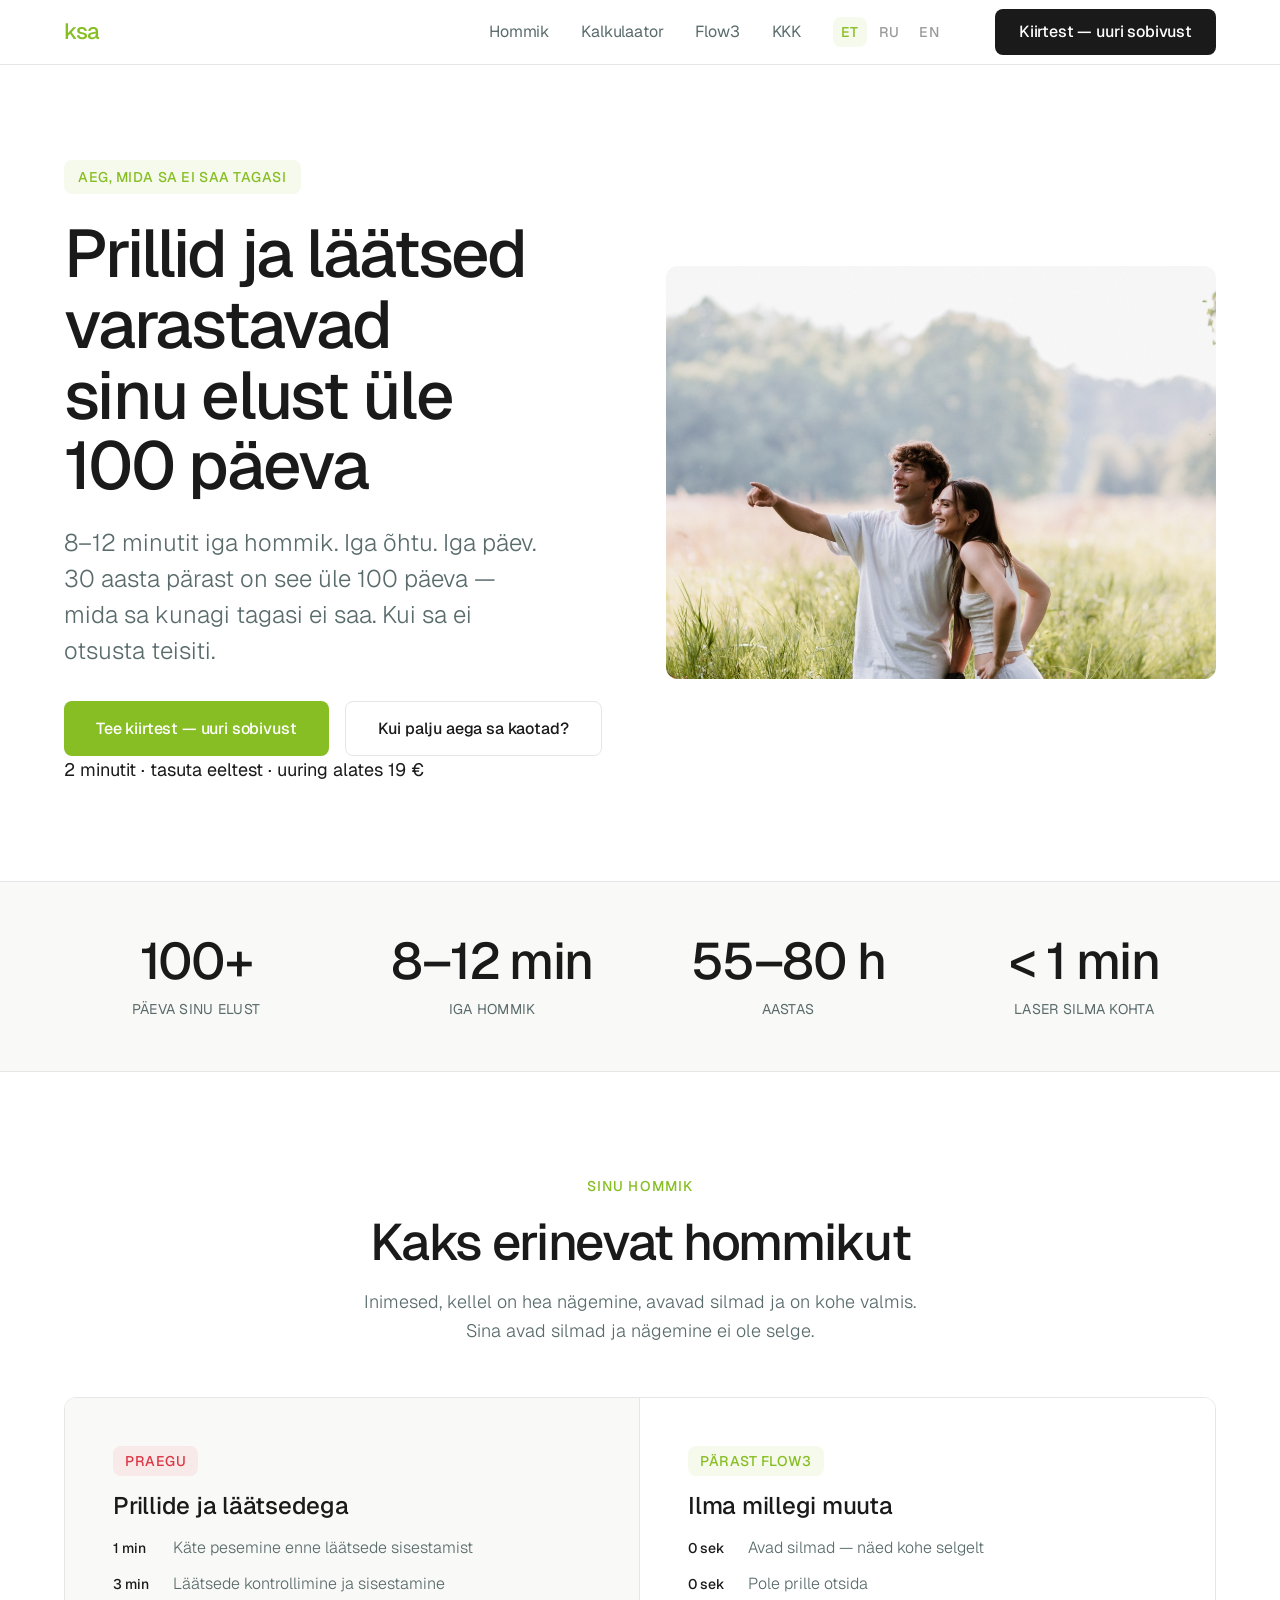
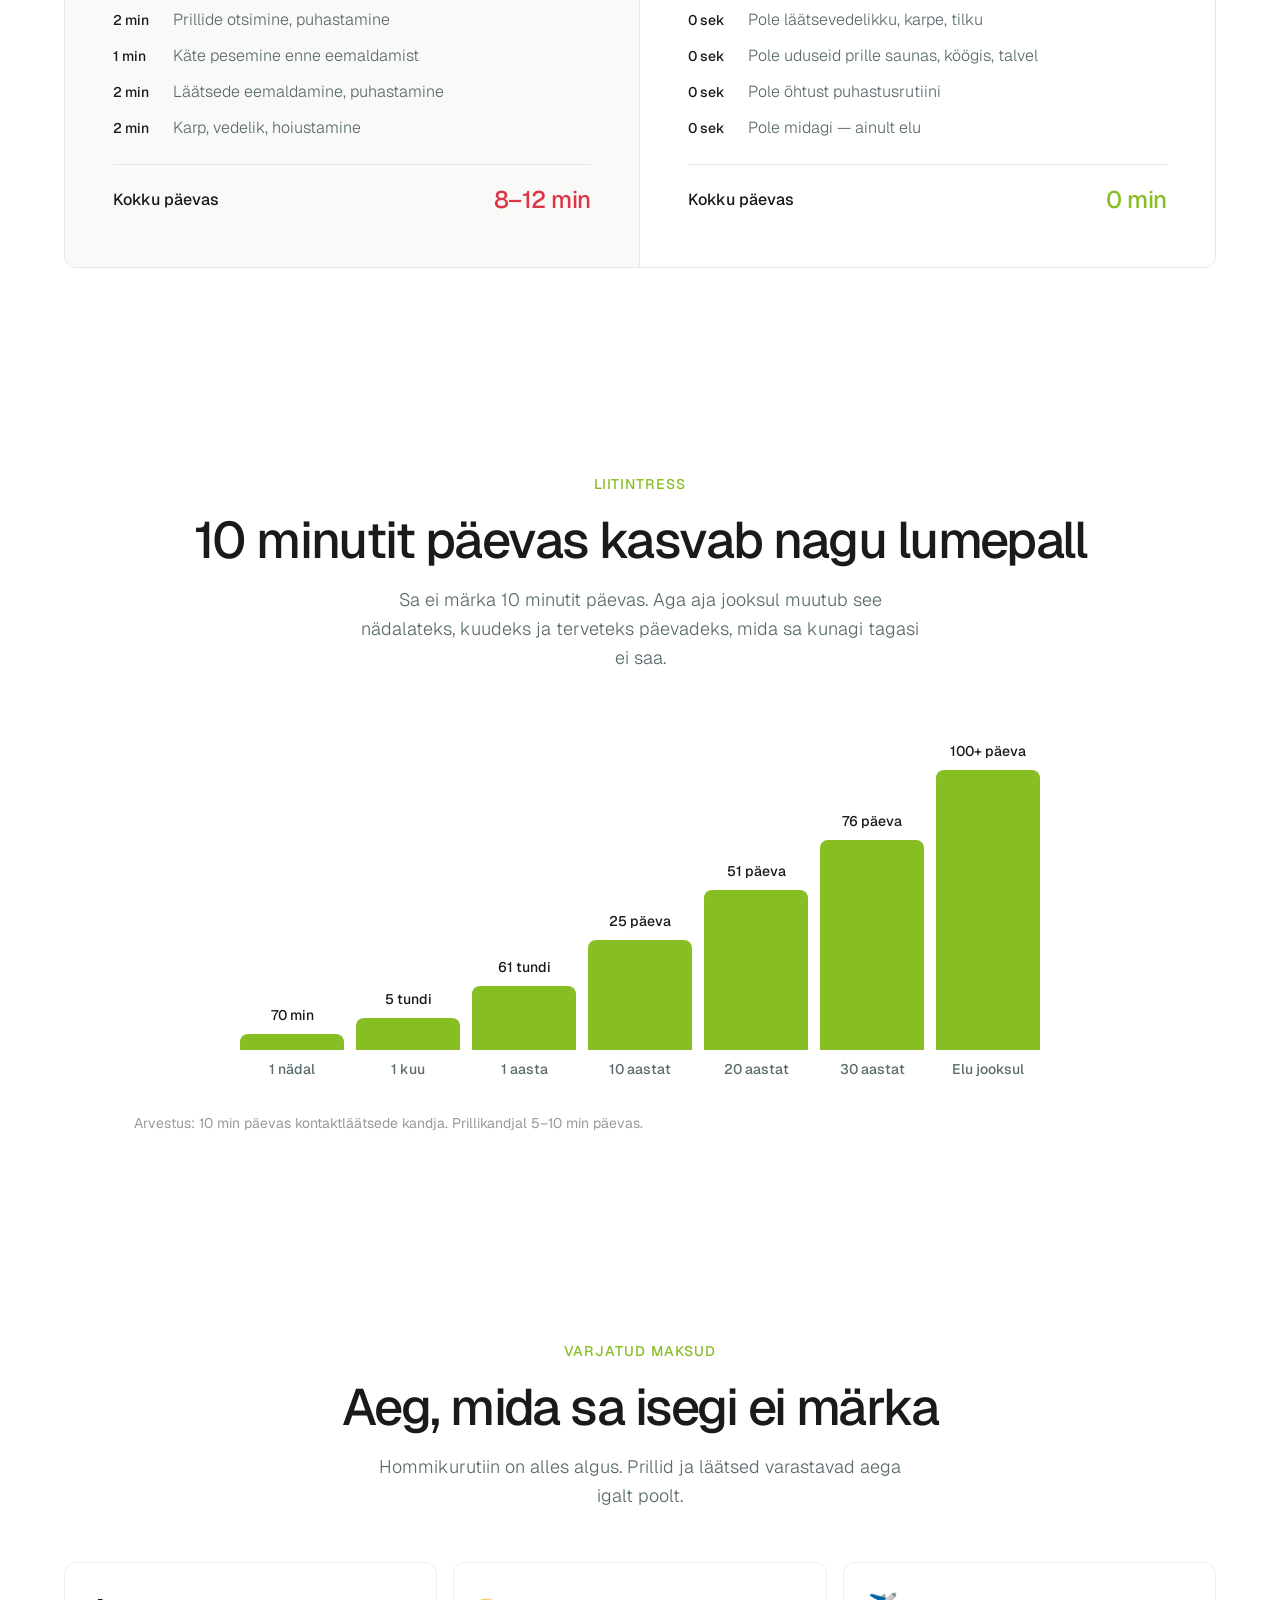
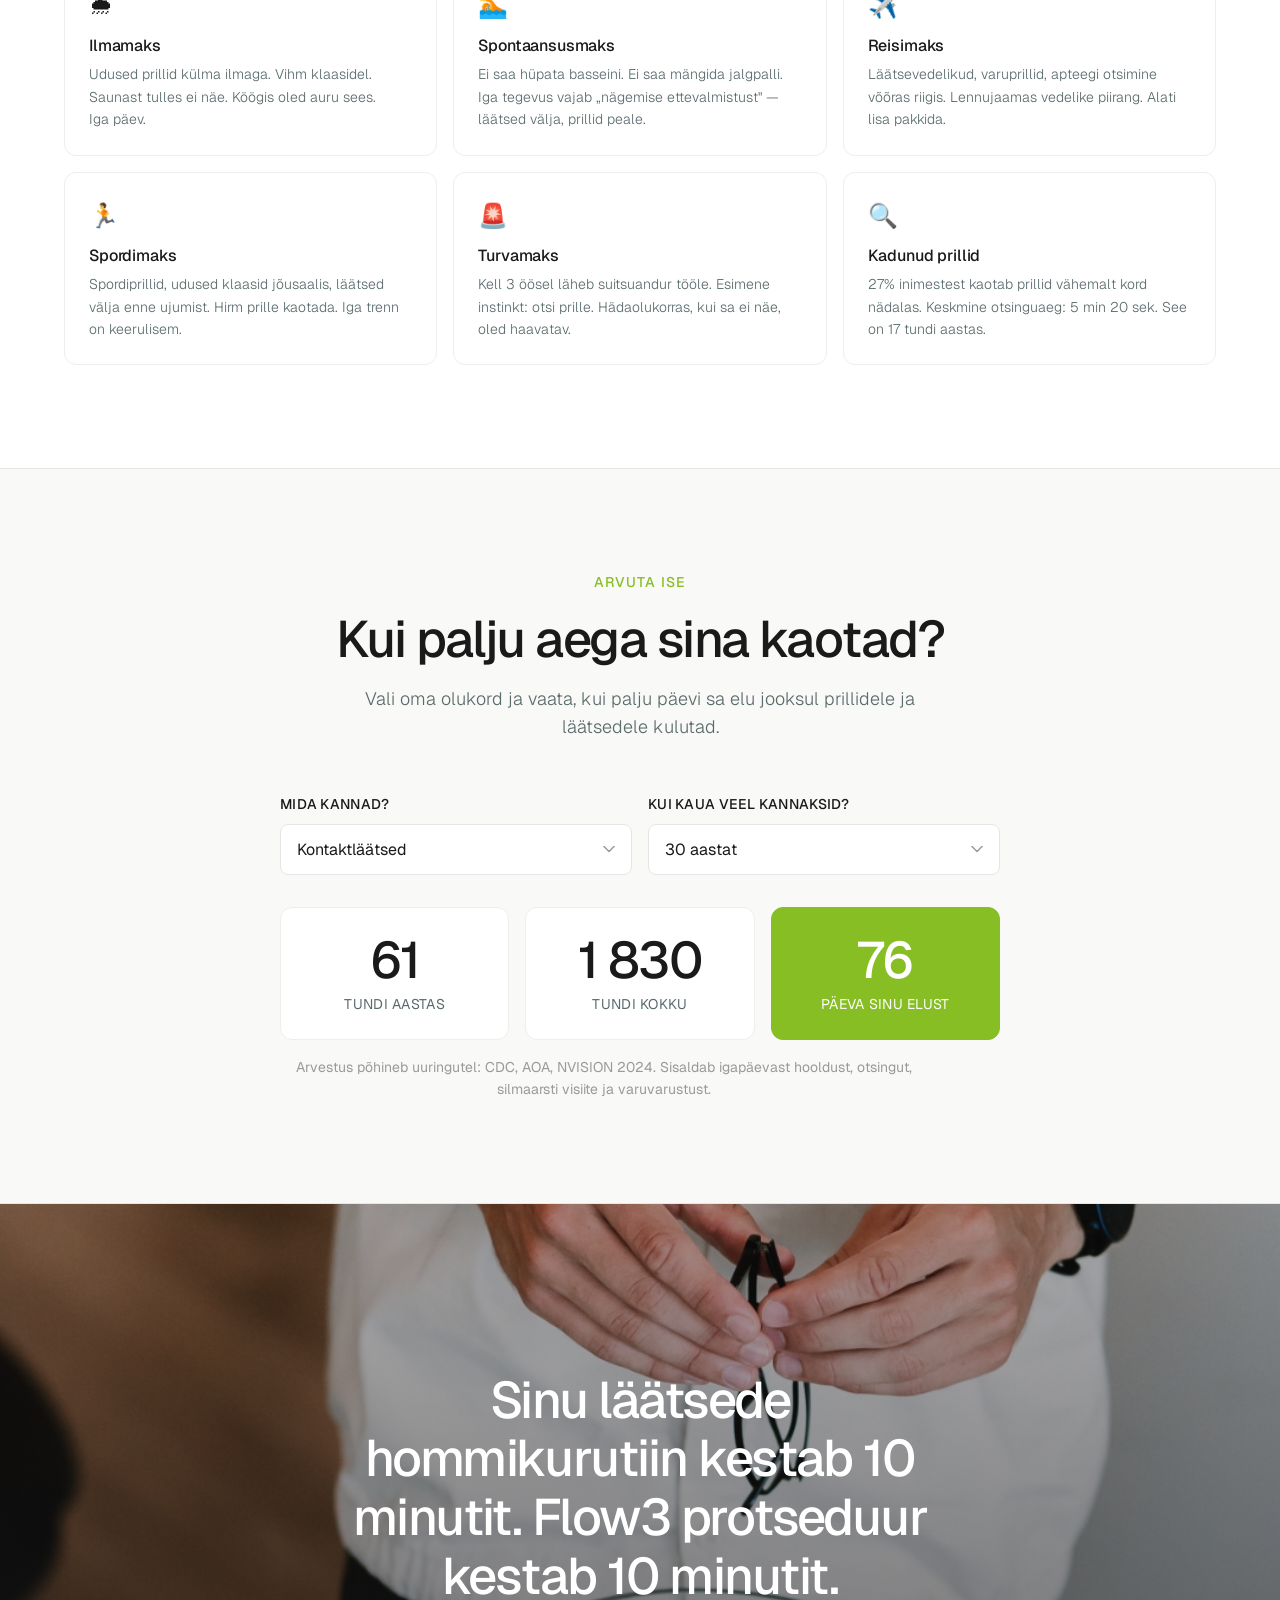
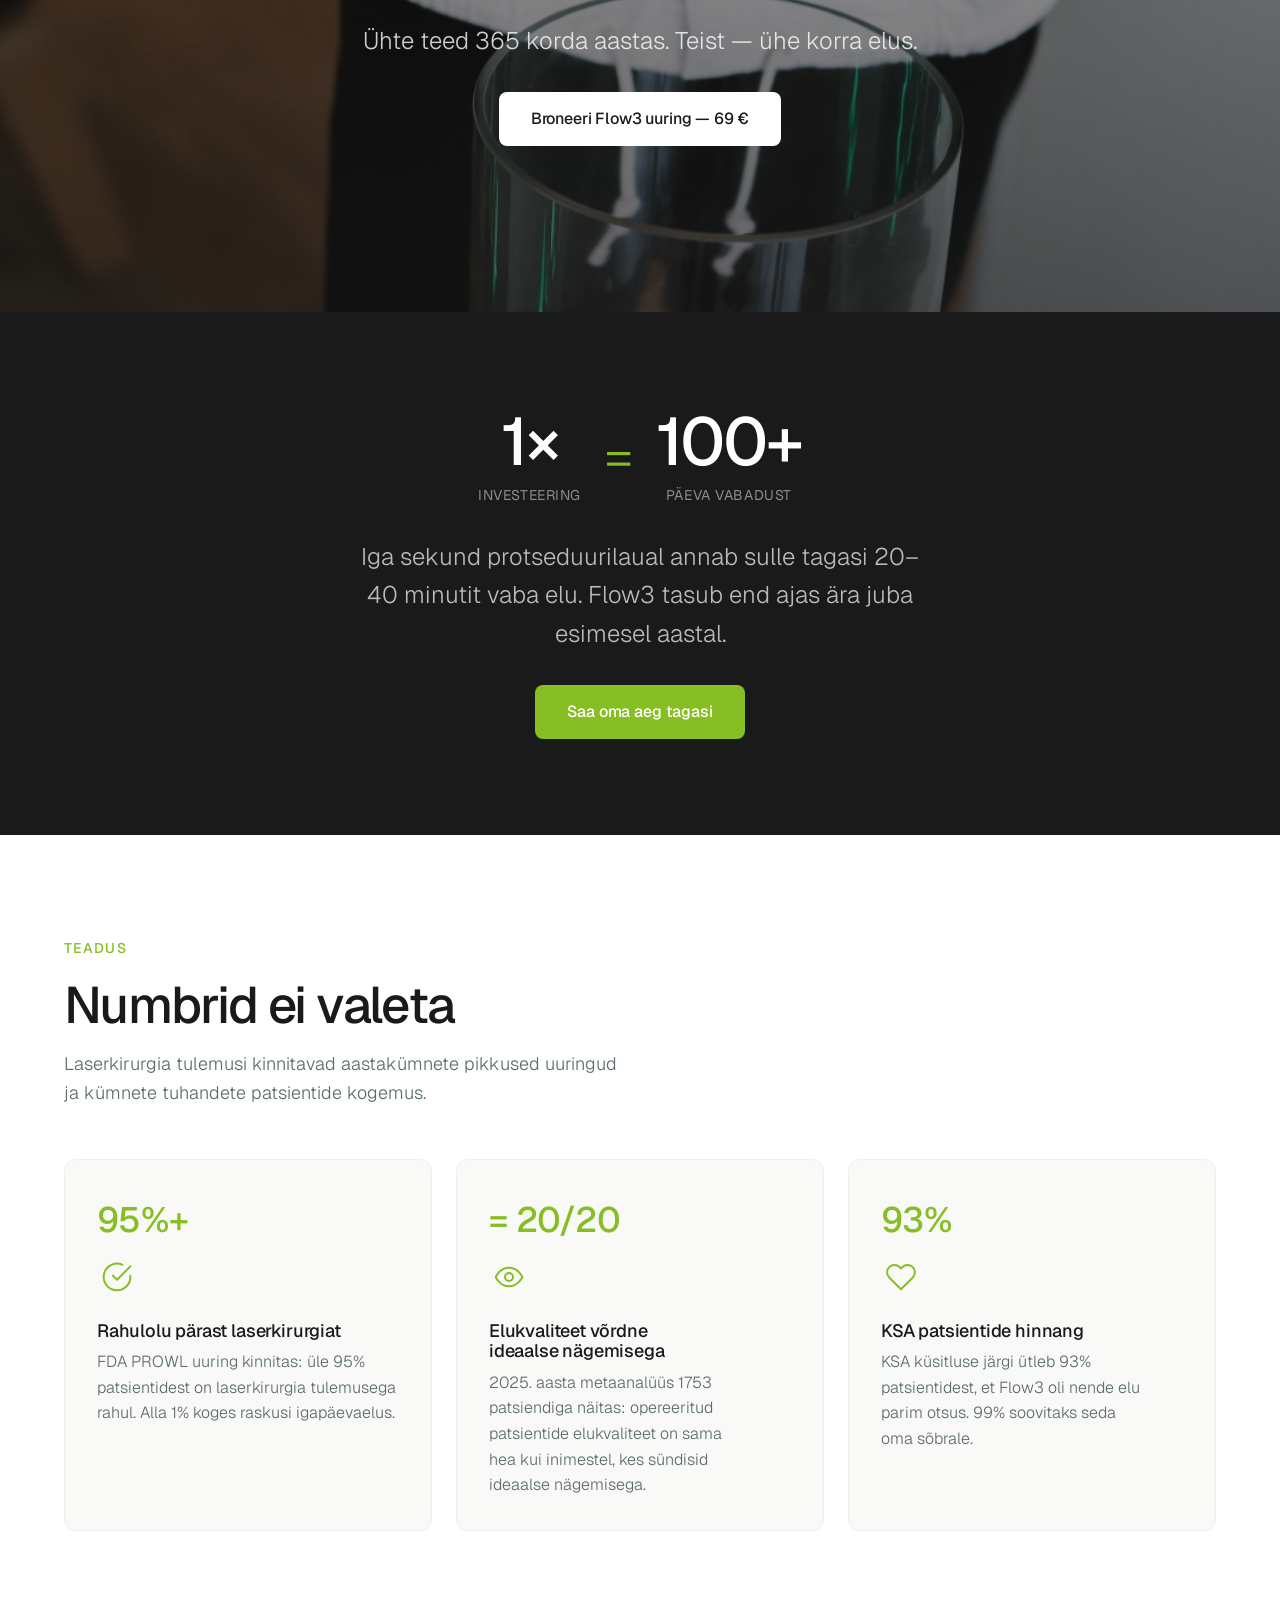
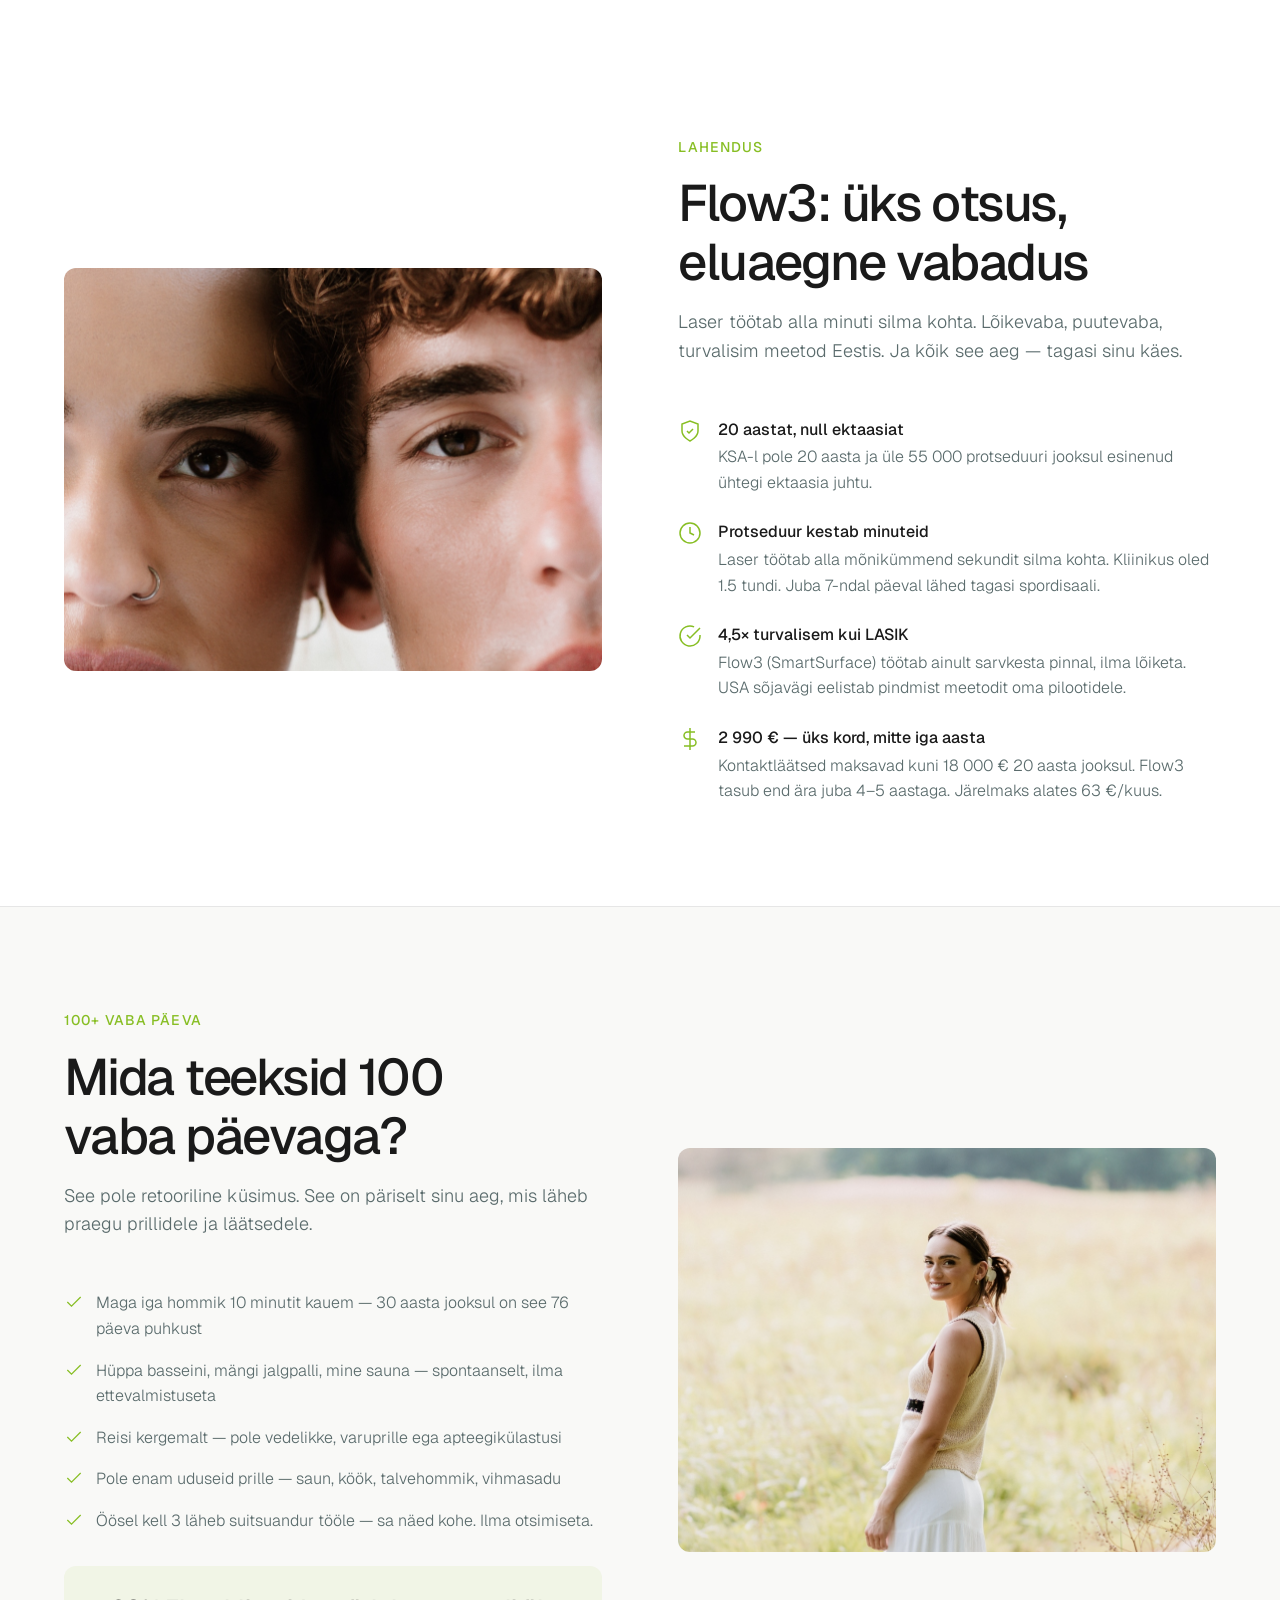
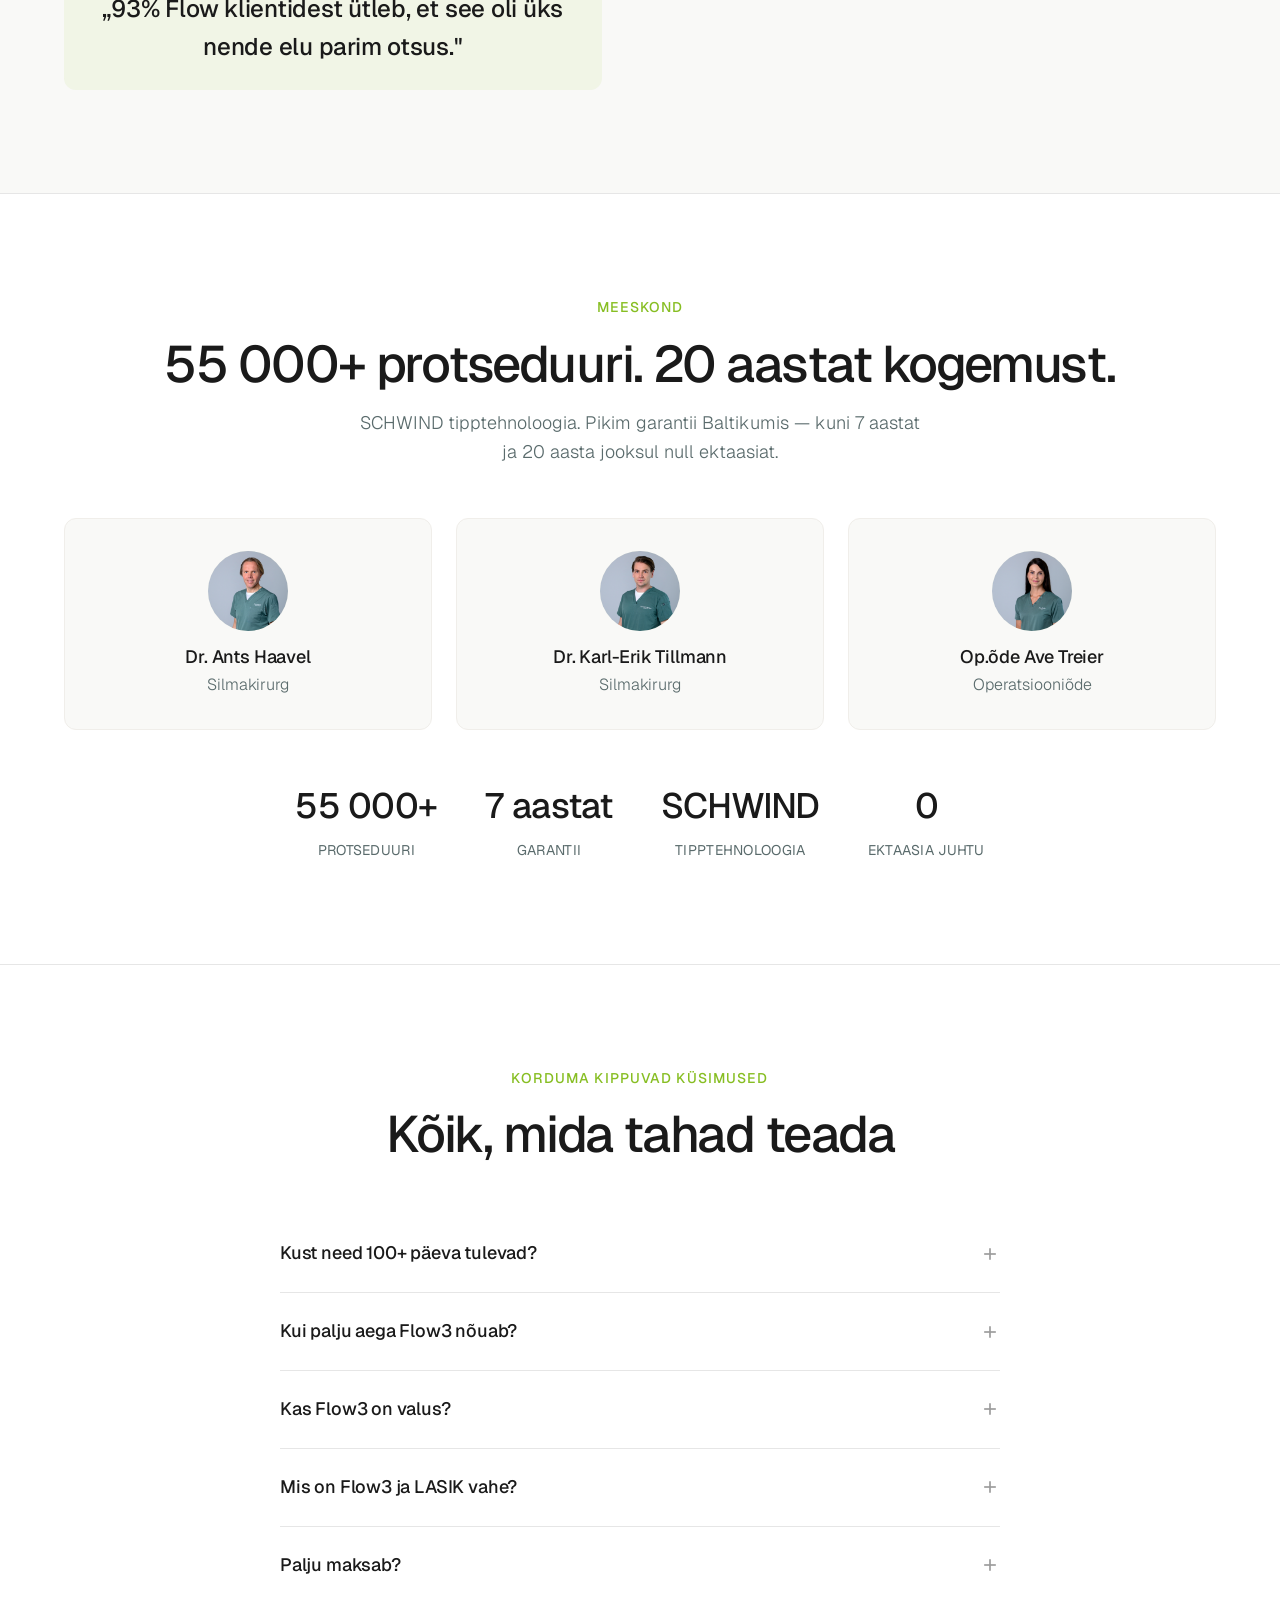
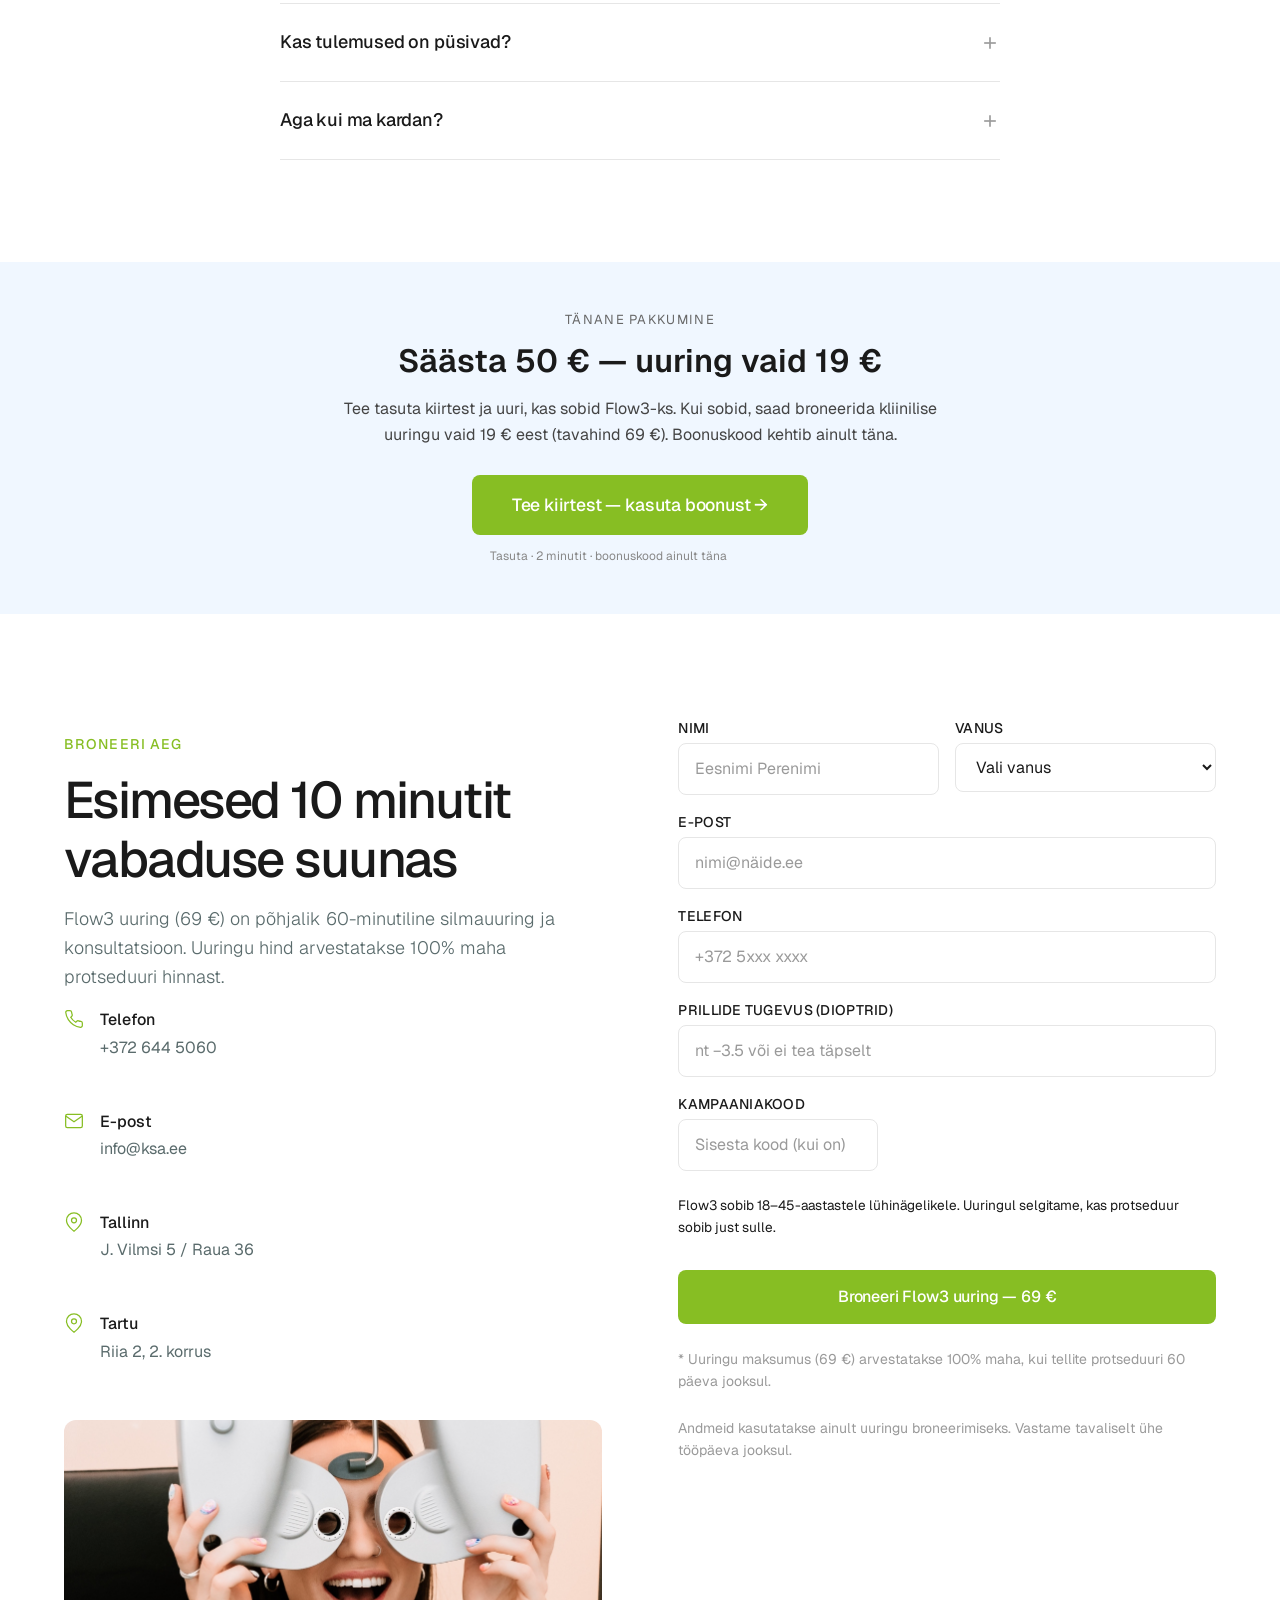
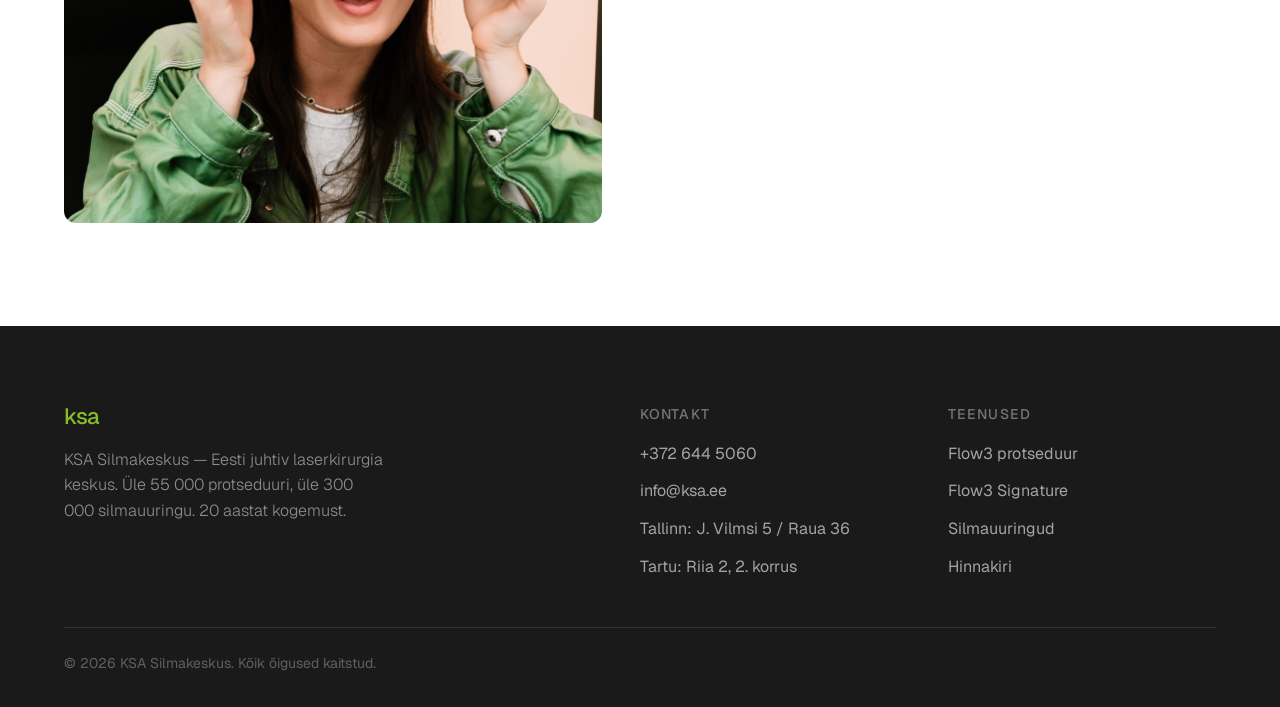
<file: index.html>
<!DOCTYPE html>
<html lang="et">
<head>
<meta charset="UTF-8">
<meta name="viewport" content="width=device-width, initial-scale=1.0">
<title>100+ päeva sinu elust — KSA Silmakeskus | Flow3 laserkirurgia</title>
<meta name="description" content="Prillid ja läätsed varastavad sinu elust üle 100 päeva. 10 minutit iga hommik × 30 aastat = 76 tervet päeva. Flow3 annab selle aja tagasi.">
      <!-- Google Tag Manager -->
      <script>(function(w,d,s,l,i){w[l]=w[l]||[];w[l].push({'gtm.start':
                                                                new Date().getTime(),event:'gtm.js'});var f=d.getElementsByTagName(s)[0],
      j=d.createElement(s),dl=l!='dataLayer'?'&l='+l:'';j.async=true;j.src=
      'https://www.googletagmanager.com/gtm.js?id='+i+dl;f.parentNode.insertBefore(j,f);
                                  })(window,document,'script','dataLayer','GTM-KCZVRJ8');</script>
      <!-- End Google Tag Manager -->
<!-- Google Ads tag (gtag.js) -->
<script async src="https://www.googletagmanager.com/gtag/js?id=AW-18030087653"></script>
<script>
window.dataLayer = window.dataLayer || [];
function gtag(){dataLayer.push(arguments);}
gtag('js', new Date());
gtag('config', 'AW-18030087653');
</script>
<meta property="og:title" content="100+ päeva sinu elust — KSA Silmakeskus | Flow3">
<meta property="og:description" content="Iga hommik kulub prillidele ja läätsedele 8–12 minutit. Elu jooksul on see üle 100 päeva. Flow3 annab selle aja tagasi.">
<meta property="og:type" content="website">

<link rel="preconnect" href="https://fonts.googleapis.com">
<link rel="preconnect" href="https://fonts.gstatic.com" crossorigin>
<link href="https://fonts.googleapis.com/css2?family=Geist:wght@300;400;500;600&display=swap" rel="stylesheet">

<link rel="stylesheet" href="./base.css">
<link rel="stylesheet" href="./style.css">
<noscript><style>.reveal { opacity: 1 !important; transform: none !important; }</style></noscript>
<!-- Meta Pixel Code -->
<script>
!function(f,b,e,v,n,t,s)
{if(f.fbq)return;n=f.fbq=function(){n.callMethod?
n.callMethod.apply(n,arguments):n.queue.push(arguments)};
if(!f._fbq)f._fbq=n;n.push=n;n.loaded=!0;n.version="2.0";
n.queue=[];t=b.createElement(e);t.async=!0;
t.src=v;s=b.getElementsByTagName(e)[0];
s.parentNode.insertBefore(t,s)}(window, document,"script",
"https://connect.facebook.net/en_US/fbevents.js");
fbq("init", "116445785392738");
fbq("track", "PageView");
</script>
<noscript><img height="1" width="1" style="display:none"
src="https://www.facebook.com/tr?id=116445785392738&ev=PageView&noscript=1"/></noscript>
<!-- End Meta Pixel Code -->
<!-- KSA Silmakeskus Schema Markup — LLM & Search Optimization -->
<script type="application/ld+json">
{
  "@context": "https://schema.org",
  "@type": "MedicalOrganization",
  "name": "KSA Silmakeskus",
  "alternateName": ["KSA Eye Centre", "KSA Глазной Центр"],
  "url": "https://ksa.ee",
  "logo": "https://ksa.ee/logo.png",
  "description": "Estonia's leading laser eye surgery clinic. 55,000+ procedures, 0 ectasia cases in 20+ years. Flow3 SmartSurface touch-free laser vision correction.",
  "foundingDate": "2005",
  "telephone": "+372 644 5060",
  "email": "info@ksa.ee",
  "address": [
    {
      "@type": "PostalAddress",
      "streetAddress": "J. Vilmsi 5",
      "addressLocality": "Tallinn",
      "postalCode": "10126",
      "addressCountry": "EE"
    },
    {
      "@type": "PostalAddress",
      "streetAddress": "Riia 2, 2. korrus",
      "addressLocality": "Tartu",
      "addressCountry": "EE"
    }
  ],
  "geo": {
    "@type": "GeoCoordinates",
    "latitude": "59.4370",
    "longitude": "24.7636"
  },
  "openingHoursSpecification": {
    "@type": "OpeningHoursSpecification",
    "dayOfWeek": ["Monday","Tuesday","Wednesday","Thursday","Friday"],
    "opens": "09:00",
    "closes": "18:00"
  },
  "medicalSpecialty": "Ophthalmology",
  "availableService": [
    {
      "@type": "MedicalProcedure",
      "name": "Flow3 SmartSurface Laser Vision Correction",
      "alternateName": "Flow3",
      "procedureType": "NoninvasiveProcedure",
      "description": "Energy-optimized touch-free laser vision correction using 25-50% less energy than competitors. No incision, no flap. Clear vision next day.",
      "howPerformed": "SCHWIND AMARIS laser reshapes cornea surface without touching it. Procedure takes under 1 minute per eye.",
      "preparation": "60-minute comprehensive eye examination (€69, fully deducted from procedure cost)",
      "followup": "Up to 7-year guarantee — longest in the Baltics",
      "status": "https://schema.org/ActiveActionStatus",
      "offers": [
        {
          "@type": "Offer",
          "name": "Flow3 Standard",
          "price": "2990",
          "priceCurrency": "EUR",
          "description": "Both eyes. Instalment from €63/month via Inbank or LHV."
        },
        {
          "@type": "Offer",
          "name": "Flow3 Signature",
          "price": "3990",
          "priceCurrency": "EUR"
        },
        {
          "@type": "Offer",
          "name": "Flow3 Eye Examination",
          "price": "69",
          "priceCurrency": "EUR",
          "description": "60-minute comprehensive exam. 100% deducted from procedure price if patient proceeds within 60 days."
        }
      ]
    }
  ],
  "employee": [
    {
      "@type": "Physician",
      "name": "Dr. Ants Haavel",
      "jobTitle": "CEO and Ophthalmic Surgeon",
      "description": "20+ years experience in laser eye surgery. Performed 55,000+ procedures with 0 ectasia cases."
    },
    {
      "@type": "Physician",
      "name": "Dr. Karl-Erik Tillmann",
      "jobTitle": "Ophthalmic Surgeon"
    }
  ],
  "aggregateRating": {
    "@type": "AggregateRating",
    "ratingValue": "4.9",
    "reviewCount": "2500",
    "bestRating": "5"
  },
  "sameAs": [
    "https://www.facebook.com/KSASilmakeskus",
    "https://www.instagram.com/ksa_silmakeskus"
  ],
  "hasCredential": {
    "@type": "EducationalOccupationalCredential",
    "credentialCategory": "Medical License",
    "description": "55,000+ laser procedures performed. Zero ectasia cases in 20+ year history. SCHWIND certified centre."
  },
  "keywords": "laser eye surgery Estonia, Flow3, silma laseroperatsioon, лазерная коррекция зрения Таллинн, SmartSurface, touch-free laser, KSA Silmakeskus"
}
</script>

<!-- SEO: Canonical + hreflang -->
<link rel="canonical" href="https://timetax.ksa.ee/">
<link rel="alternate" hreflang="et" href="https://timetax.ksa.ee/">
<link rel="alternate" hreflang="ru" href="https://timetax.ksa.ee/ru">
<link rel="alternate" hreflang="en" href="https://timetax.ksa.ee/en">
<link rel="alternate" hreflang="x-default" href="https://timetax.ksa.ee/">

<!-- SEO: OG improvements -->
<meta property="og:url" content="https://timetax.ksa.ee/">
<meta property="og:site_name" content="KSA Silmakeskus">
<meta name="twitter:card" content="summary_large_image">

<!-- SEO: Schema.org JSON-LD -->
<script type="application/ld+json">
{
  "@context": "https://schema.org",
  "@graph": [
    {
      "@type": ["MedicalBusiness", "LocalBusiness"],
      "@id": "https://ksa.ee/#organization",
      "name": "KSA Silmakeskus",
      "alternateName": "KSA Eye Clinic",
      "url": "https://ksa.ee",
      "description": "Estonia's leading laser eye surgery clinic. Flow3 SmartSurface touch-free vision correction. 55,000+ procedures, 0 ectasia cases in 20+ years.",
      "address": {
        "@type": "PostalAddress",
        "streetAddress": "Raua 36",
        "addressLocality": "Tallinn",
        "addressRegion": "Harjumaa",
        "postalCode": "10124",
        "addressCountry": "EE"
      },
      "geo": {
        "@type": "GeoCoordinates",
        "latitude": 59.4323,
        "longitude": 24.7546
      },
      "medicalSpecialty": "Ophthalmology",
      "priceRange": "€€",
      "currenciesAccepted": "EUR",
      "sameAs": ["https://ksa.ee"]
    },
    {
      "@type": "WebPage",
      "@id": "https://timetax.ksa.ee/#webpage",
      "url": "https://timetax.ksa.ee/",
      "name": "100+ päeva sinu elust — KSA Silmakeskus | Flow3 laserkirurgia",
      "description": "Prillid ja läätsed varastavad sinu elust üle 100 päeva. 10 minutit iga hommik × 30 aastat = 76 tervet päeva. Flow3 annab selle aja tagasi.",
      "inLanguage": "et-EE",
      "isPartOf": {"@id": "https://ksa.ee/#organization"},
      "about": {"@id": "https://ksa.ee/#organization"},
      "breadcrumb": {"@id": "https://timetax.ksa.ee/#breadcrumb"}
    },
    {
      "@type": "BreadcrumbList",
      "@id": "https://timetax.ksa.ee/#breadcrumb",
      "itemListElement": [
        {
          "@type": "ListItem",
          "position": 1,
          "name": "KSA Silmakeskus",
          "item": "https://ksa.ee"
        },
        {
          "@type": "ListItem",
          "position": 2,
          "name": "Ajakulu",
          "item": "https://timetax.ksa.ee/"
        }
      ]
    },
    {
      "@type": "FAQPage",
      "mainEntity": [
        {
          "@type": "Question",
          "name": "Kust need 100+ päeva tulevad?",
          "acceptedAnswer": {
            "@type": "Answer",
            "text": "Kontaktläätsede kandja kulutab igapäevasele rutiinile 55–80 tundi aastas. 30 aasta jooksul on see 1 650–2 400 tundi ehk 69–100 tervet päeva. Prillikandjal 38–73 tundi aastas."
          }
        },
        {
          "@type": "Question",
          "name": "Kui palju aega Flow3 nõuab?",
          "acceptedAnswer": {
            "@type": "Answer",
            "text": "Flow uuring kestab 60 minutit. Protseduuripäeval kliinikus 1–1,5 tundi. Laser ise alla minuti silma kohta. 7 päeva pärast tagasi spordisaali."
          }
        },
        {
          "@type": "Question",
          "name": "Kas Flow3 on valus?",
          "acceptedAnswer": {
            "@type": "Answer",
            "text": "Protseduur ise on valutu — silm tuimestatakse tilkadega. Pärast protseduuri on 2–3 päeva kerge ebamugavus. Enamik patsiente ütleb: \"Ma ei teadnud, et see on nii lihtne.\""
          }
        },
        {
          "@type": "Question",
          "name": "Palju maksab?",
          "acceptedAnswer": {
            "@type": "Answer",
            "text": "Flow3 protseduur maksab 2 990 € (mõlemad silmad). Uuring 69 € arvestatakse 100% maha, kui tellid protseduuri 60 päeva jooksul. Järelmaks alates 63 €/kuus (intress 9,9%)."
          }
        },
        {
          "@type": "Question",
          "name": "Kas tulemused on püsivad?",
          "acceptedAnswer": {
            "@type": "Answer",
            "text": "Jah. Pikaajalised uuringud kinnitavad, et pindmise laserkirurgia tulemused on stabiilsed. KSA pakub kuni 7-aastast garantiid — pikim Baltikumis. 20 aasta jooksul null ektaasia juhtu."
          }
        }
      ]
    }
  ]
}
</script>

</head>
<body>
      <!-- Google Tag Manager (noscript) -->
      <noscript><iframe src="https://www.googletagmanager.com/ns.html?id=GTM-KCZVRJ8" height="0" width="0" style="display:none;visibility:hidden"></iframe></noscript>
    <!-- End Google Tag Manager (noscript) -->

<!-- ===== HEADER ===== -->
<header class="header" id="header">
  <div class="container header__inner">
    <a href="https://ksa.ee" target="_blank" rel="noopener noreferrer" class="header__logo" aria-label="KSA Silmakeskus">
      <svg viewBox="0 0 120 48" fill="none" xmlns="http://www.w3.org/2000/svg" aria-hidden="true">
        <text x="0" y="36" font-family="Geist, sans-serif" font-weight="500" font-size="38" fill="#87be23" letter-spacing="-2">ksa</text>
      </svg>
    </a>
    <nav class="header__nav" id="mainNav">
      <a href="#hommik">Hommik</a>
      <a href="#kalkulaator">Kalkulaator</a>
      <a href="#lahendus">Flow3</a>
      <a href="#kkk">KKK</a>
      <div class="lang-switch">
        <a href="/" class="active">ET</a>
        <a href="/ru">RU</a>
        <a href="/en">EN</a>
      </div>
      <a href="https://kiirtest.ksa.ee" class="header__cta" target="_blank" rel="noopener noreferrer">Kiirtest — uuri sobivust</a>
    </nav>
    <button class="mobile-toggle" id="mobileToggle" aria-label="Menüü">
      <span></span><span></span><span></span>
    </button>
  </div>
</header>

<!-- ===== 1. HERO ===== -->
<section class="hero">
  <div class="container">
    <div class="hero__grid">
      <div class="hero__content">
        <div class="hero__badge">Aeg, mida sa ei saa tagasi</div>
        <h1 class="hero__title">Prillid ja läätsed varastavad sinu elust üle 100 päeva</h1>
        <p class="hero__subtitle">8–12 minutit iga hommik. Iga õhtu. Iga päev. 30 aasta pärast on see üle 100 päeva — mida sa kunagi tagasi ei saa. Kui sa ei otsusta teisiti.</p>
        <div class="hero__actions">
          <a href="https://kiirtest.ksa.ee" class="btn btn--primary" target="_blank" rel="noopener noreferrer">Tee kiirtest — uuri sobivust</a>
          <a href="#hommik" class="btn btn--outline">Kui palju aega sa kaotad?</a>
        </div>
        <p class="hero__note">2 minutit · tasuta eeltest · uuring alates 19 €</p>
      </div>
      <div class="hero__image">
        <img src="./assets/couple-field.jpg" alt="Noor paar looduses — vaba aeg ilma prillimuredeta" loading="eager" width="800" height="600">
      </div>
    </div>
  </div>
</section>

<!-- ===== 2. STATS BAR ===== -->
<section class="stats">
  <div class="container">
    <div class="stats__grid">
      <div class="stats__item reveal">
        <div class="stats__number">100+</div>
        <div class="stats__label">päeva sinu elust</div>
      </div>
      <div class="stats__item reveal">
        <div class="stats__number">8–12 min</div>
        <div class="stats__label">iga hommik</div>
      </div>
      <div class="stats__item reveal">
        <div class="stats__number">55–80 h</div>
        <div class="stats__label">aastas</div>
      </div>
      <div class="stats__item reveal">
        <div class="stats__number">&lt; 1 min</div>
        <div class="stats__label">laser silma kohta</div>
      </div>
    </div>
  </div>
</section>

<!-- ===== 3. THE MORNING — Split comparison ===== -->
<section class="morning" id="hommik">
  <div class="container">
    <div class="section__label" style="text-align:center;">Sinu hommik</div>
    <h2 class="section__title" style="text-align:center;">Kaks erinevat hommikut</h2>
    <p class="section__subtitle" style="text-align:center;margin-left:auto;margin-right:auto;">Inimesed, kellel on hea nägemine, avavad silmad ja on kohe valmis. Sina avad silmad ja nägemine ei ole selge.</p>

    <div class="morning__grid reveal">
      <div class="morning__side morning__side--before">
        <div class="morning__tag morning__tag--before">Praegu</div>
        <h3 class="morning__title">Prillide ja läätsedega</h3>
        <ul class="morning__steps">
          <li class="morning__step">
            <span class="morning__step-time">1 min</span>
            <span>Käte pesemine enne läätsede sisestamist</span>
          </li>
          <li class="morning__step">
            <span class="morning__step-time">3 min</span>
            <span>Läätsede kontrollimine ja sisestamine</span>
          </li>
          <li class="morning__step">
            <span class="morning__step-time">2 min</span>
            <span>Prillide otsimine, puhastamine</span>
          </li>
          <li class="morning__step">
            <span class="morning__step-time">1 min</span>
            <span>Käte pesemine enne eemaldamist</span>
          </li>
          <li class="morning__step">
            <span class="morning__step-time">2 min</span>
            <span>Läätsede eemaldamine, puhastamine</span>
          </li>
          <li class="morning__step">
            <span class="morning__step-time">2 min</span>
            <span>Karp, vedelik, hoiustamine</span>
          </li>
        </ul>
        <div class="morning__total">
          <span class="morning__total-label">Kokku päevas</span>
          <span class="morning__total-value morning__total-value--red">8–12 min</span>
        </div>
      </div>
      <div class="morning__side morning__side--after">
        <div class="morning__tag morning__tag--after">Pärast Flow3</div>
        <h3 class="morning__title">Ilma millegi muuta</h3>
        <ul class="morning__steps">
          <li class="morning__step">
            <span class="morning__step-time">0 sek</span>
            <span>Avad silmad — näed kohe selgelt</span>
          </li>
          <li class="morning__step">
            <span class="morning__step-time">0 sek</span>
            <span>Pole prille otsida</span>
          </li>
          <li class="morning__step">
            <span class="morning__step-time">0 sek</span>
            <span>Pole läätsevedelikku, karpe, tilku</span>
          </li>
          <li class="morning__step">
            <span class="morning__step-time">0 sek</span>
            <span>Pole uduseid prille saunas, köögis, talvel</span>
          </li>
          <li class="morning__step">
            <span class="morning__step-time">0 sek</span>
            <span>Pole õhtust puhastusrutiini</span>
          </li>
          <li class="morning__step">
            <span class="morning__step-time">0 sek</span>
            <span>Pole midagi — ainult elu</span>
          </li>
        </ul>
        <div class="morning__total">
          <span class="morning__total-label">Kokku päevas</span>
          <span class="morning__total-value morning__total-value--green">0 min</span>
        </div>
      </div>
    </div>
  </div>
</section>

<!-- ===== 4. THE COMPOUND EFFECT ===== -->
<section class="compound" id="liitintress">
  <div class="container">
    <div class="section__label" style="text-align:center;">Liitintress</div>
    <h2 class="section__title" style="text-align:center;">10 minutit päevas kasvab nagu lumepall</h2>
    <p class="section__subtitle" style="text-align:center;margin-left:auto;margin-right:auto;">Sa ei märka 10 minutit päevas. Aga aja jooksul muutub see nädalateks, kuudeks ja terveteks päevadeks, mida sa kunagi tagasi ei saa.</p>

    <div class="compound__track reveal">
      <div class="compound__bar">
        <div class="compound__bar-value">70 min</div>
        <div class="compound__fill" style="height:16px;"></div>
        <div class="compound__bar-label">1 nädal</div>
      </div>
      <div class="compound__bar">
        <div class="compound__bar-value">5 tundi</div>
        <div class="compound__fill" style="height:32px;"></div>
        <div class="compound__bar-label">1 kuu</div>
      </div>
      <div class="compound__bar">
        <div class="compound__bar-value">61 tundi</div>
        <div class="compound__fill" style="height:64px;"></div>
        <div class="compound__bar-label">1 aasta</div>
      </div>
      <div class="compound__bar">
        <div class="compound__bar-value">25 päeva</div>
        <div class="compound__fill" style="height:110px;"></div>
        <div class="compound__bar-label">10 aastat</div>
      </div>
      <div class="compound__bar">
        <div class="compound__bar-value">51 päeva</div>
        <div class="compound__fill" style="height:160px;"></div>
        <div class="compound__bar-label">20 aastat</div>
      </div>
      <div class="compound__bar">
        <div class="compound__bar-value">76 päeva</div>
        <div class="compound__fill" style="height:210px;"></div>
        <div class="compound__bar-label">30 aastat</div>
      </div>
      <div class="compound__bar">
        <div class="compound__bar-value">100+ päeva</div>
        <div class="compound__fill" style="height:280px;background:var(--color-accent);"></div>
        <div class="compound__bar-label">Elu jooksul</div>
      </div>
    </div>
    <p style="text-align:center;font-size:var(--text-xs);color:var(--color-text-muted);margin-top:var(--space-4);">Arvestus: 10 min päevas kontaktläätsede kandja. Prillikandjal 5–10 min päevas.</p>
  </div>
</section>

<!-- ===== 5. INVISIBLE COSTS / TAX CARDS ===== -->
<section class="tax-cards" id="varjatud">
  <div class="container">
    <div class="section__label" style="text-align:center;">Varjatud maksud</div>
    <h2 class="section__title" style="text-align:center;">Aeg, mida sa isegi ei märka</h2>
    <p class="section__subtitle" style="text-align:center;margin-left:auto;margin-right:auto;">Hommikurutiin on alles algus. Prillid ja läätsed varastavad aega igalt poolt.</p>

    <div class="tax-cards__grid">
      <div class="tax-card reveal">
        <div class="tax-card__emoji">🌧</div>
        <h3 class="tax-card__title">Ilmamaks</h3>
        <p class="tax-card__text">Udused prillid külma ilmaga. Vihm klaasidel. Saunast tulles ei näe. Köögis oled auru sees. Iga päev.</p>
      </div>
      <div class="tax-card reveal">
        <div class="tax-card__emoji">🏊</div>
        <h3 class="tax-card__title">Spontaansusmaks</h3>
        <p class="tax-card__text">Ei saa hüpata basseini. Ei saa mängida jalgpalli. Iga tegevus vajab „nägemise ettevalmistust" — läätsed välja, prillid peale.</p>
      </div>
      <div class="tax-card reveal">
        <div class="tax-card__emoji">✈️</div>
        <h3 class="tax-card__title">Reisimaks</h3>
        <p class="tax-card__text">Läätsevedelikud, varuprillid, apteegi otsimine võõras riigis. Lennujaamas vedelike piirang. Alati lisa pakkida.</p>
      </div>
      <div class="tax-card reveal">
        <div class="tax-card__emoji">🏃</div>
        <h3 class="tax-card__title">Spordimaks</h3>
        <p class="tax-card__text">Spordiprillid, udused klaasid jõusaalis, läätsed välja enne ujumist. Hirm prille kaotada. Iga trenn on keerulisem.</p>
      </div>
      <div class="tax-card reveal">
        <div class="tax-card__emoji">🚨</div>
        <h3 class="tax-card__title">Turvamaks</h3>
        <p class="tax-card__text">Kell 3 öösel läheb suitsuandur tööle. Esimene instinkt: otsi prille. Hädaolukorras, kui sa ei näe, oled haavatav.</p>
      </div>
      <div class="tax-card reveal">
        <div class="tax-card__emoji">🔍</div>
        <h3 class="tax-card__title">Kadunud prillid</h3>
        <p class="tax-card__text">27% inimestest kaotab prillid vähemalt kord nädalas. Keskmine otsinguaeg: 5 min 20 sek. See on 17 tundi aastas.</p>
      </div>
    </div>
  </div>
</section>

<!-- ===== 6. TIME TAX CALCULATOR ===== -->
<section class="calculator" id="kalkulaator">
  <div class="container">
    <div class="section__label" style="text-align:center;">Arvuta ise</div>
    <h2 class="section__title" style="text-align:center;">Kui palju aega sina kaotad?</h2>
    <p class="section__subtitle" style="text-align:center;margin-left:auto;margin-right:auto;">Vali oma olukord ja vaata, kui palju päevi sa elu jooksul prillidele ja läätsedele kulutad.</p>

    <div class="calculator__inner">
      <div class="calculator__controls">
        <div class="calculator__group">
          <label class="calculator__label" for="calcType">Mida kannad?</label>
          <select class="calculator__select" id="calcType">
            <option value="contacts">Kontaktläätsed</option>
            <option value="glasses">Prillid</option>
            <option value="both">Mõlemad</option>
          </select>
        </div>
        <div class="calculator__group">
          <label class="calculator__label" for="calcYears">Kui kaua veel kannaksid?</label>
          <select class="calculator__select" id="calcYears">
            <option value="10">10 aastat</option>
            <option value="20">20 aastat</option>
            <option value="30" selected>30 aastat</option>
            <option value="40">40 aastat</option>
          </select>
        </div>
      </div>
      <div class="calculator__result reveal">
        <div class="calculator__card">
          <div class="calculator__value" id="calcHoursYear">61</div>
          <div class="calculator__unit">tundi aastas</div>
        </div>
        <div class="calculator__card">
          <div class="calculator__value" id="calcTotalHours">1 830</div>
          <div class="calculator__unit">tundi kokku</div>
        </div>
        <div class="calculator__card calculator__card--accent">
          <div class="calculator__value" id="calcDays">76</div>
          <div class="calculator__unit">päeva sinu elust</div>
        </div>
      </div>
      <p style="text-align:center;font-size:var(--text-xs);color:var(--color-text-muted);margin-top:var(--space-4);">Arvestus põhineb uuringutel: CDC, AOA, NVISION 2024. Sisaldab igapäevast hooldust, otsingut, silmaarsti visiite ja varuvarustust.</p>
    </div>
  </div>
</section>

<!-- ===== 7. THE 10-MINUTE TEST — Dramatic ===== -->
<section class="dramatic">
  <div class="dramatic__bg">
    <img src="./assets/glasses-vase.jpg" alt="Prillid vaasis — vabaduse hetk" loading="lazy" width="1600" height="900">
  </div>
  <div class="dramatic__overlay"></div>
  <div class="dramatic__content reveal">
    <h2 class="dramatic__title">Sinu läätsede hommikurutiin kestab 10 minutit. Flow3 protseduur kestab 10 minutit.</h2>
    <p class="dramatic__text">Ühte teed 365 korda aastas. Teist — ühe korra elus.</p>
    <a href="#broneeri" class="btn btn--white">Broneeri Flow3 uuring — 69 €</a>
  </div>
</section>

<!-- ===== 8. THE EQUATION ===== -->
<section class="equation">
  <div class="container">
    <div class="equation__inner">
      <div class="equation__formula">
        <div class="equation__block">
          <div class="equation__number">1×</div>
          <div class="equation__label">investeering</div>
        </div>
        <div class="equation__symbol">=</div>
        <div class="equation__block">
          <div class="equation__number">100+</div>
          <div class="equation__label">päeva vabadust</div>
        </div>
      </div>
      <p class="equation__tagline">Iga sekund protseduurilaual annab sulle tagasi 20–40 minutit vaba elu. Flow3 tasub end ajas ära juba esimesel aastal.</p>
      <a href="#broneeri" class="btn btn--primary">Saa oma aeg tagasi</a>
    </div>
  </div>
</section>

<!-- ===== 9. THE SCIENCE ===== -->
<section class="benefits" id="teadus">
  <div class="container">
    <div class="section__label">Teadus</div>
    <h2 class="section__title">Numbrid ei valeta</h2>
    <p class="section__subtitle">Laserkirurgia tulemusi kinnitavad aastakümnete pikkused uuringud ja kümnete tuhandete patsientide kogemus.</p>

    <div class="benefits__grid">
      <div class="benefit-card reveal">
        <div class="benefit-card__stat">95%+</div>
        <div class="benefit-card__icon">
          <svg width="32" height="32" viewBox="0 0 24 24" fill="none" stroke="currentColor" stroke-width="1.5" stroke-linecap="round" stroke-linejoin="round"><path d="M22 11.08V12a10 10 0 1 1-5.93-9.14"/><polyline points="22 4 12 14.01 9 11.01"/></svg>
        </div>
        <h3 class="benefit-card__title">Rahulolu pärast laserkirurgiat</h3>
        <p class="benefit-card__text">FDA PROWL uuring kinnitas: üle 95% patsientidest on laserkirurgia tulemusega rahul. Alla 1% koges raskusi igapäevaelus.</p>
      </div>
      <div class="benefit-card reveal">
        <div class="benefit-card__stat">= 20/20</div>
        <div class="benefit-card__icon">
          <svg width="32" height="32" viewBox="0 0 24 24" fill="none" stroke="currentColor" stroke-width="1.5" stroke-linecap="round" stroke-linejoin="round"><path d="M2 12s3-7 10-7 10 7 10 7-3 7-10 7-10-7-10-7z"/><circle cx="12" cy="12" r="3"/></svg>
        </div>
        <h3 class="benefit-card__title">Elukvaliteet võrdne ideaalse nägemisega</h3>
        <p class="benefit-card__text">2025. aasta metaanalüüs 1753 patsiendiga näitas: opereeritud patsientide elukvaliteet on sama hea kui inimestel, kes sündisid ideaalse nägemisega.</p>
      </div>
      <div class="benefit-card reveal">
        <div class="benefit-card__stat">93%</div>
        <div class="benefit-card__icon">
          <svg width="32" height="32" viewBox="0 0 24 24" fill="none" stroke="currentColor" stroke-width="1.5" stroke-linecap="round" stroke-linejoin="round"><path d="M20.84 4.61a5.5 5.5 0 0 0-7.78 0L12 5.67l-1.06-1.06a5.5 5.5 0 0 0-7.78 7.78l1.06 1.06L12 21.23l7.78-7.78 1.06-1.06a5.5 5.5 0 0 0 0-7.78z"/></svg>
        </div>
        <h3 class="benefit-card__title">KSA patsientide hinnang</h3>
        <p class="benefit-card__text">KSA küsitluse järgi ütleb 93% patsientidest, et Flow3 oli nende elu parim otsus. 99% soovitaks seda oma sõbrale.</p>
      </div>
    </div>
  </div>
</section>

<!-- ===== 10. SOLUTION — Flow3 ===== -->
<section class="solution" id="lahendus">
  <div class="container">
    <div class="solution__grid">
      <div class="solution__image reveal">
        <img src="./assets/eyes-closeup.jpg" alt="Ilusad silmad lähivõttes — selge nägemine pärast Flow3" loading="lazy" width="800" height="600">
      </div>
      <div>
        <div class="section__label">Lahendus</div>
        <h2 class="section__title">Flow3: üks otsus, eluaegne vabadus</h2>
        <p class="section__subtitle">Laser töötab alla minuti silma kohta. Lõikevaba, puutevaba, turvalisim meetod Eestis. Ja kõik see aeg — tagasi sinu käes.</p>

        <div class="solution__features">
          <div class="solution__feature">
            <svg class="solution__feature-icon" viewBox="0 0 24 24" fill="none" stroke="currentColor" stroke-width="1.5"><path d="M12 22s8-4 8-10V5l-8-3-8 3v7c0 6 8 10 8 10z"/><path d="m9 12 2 2 4-4"/></svg>
            <div class="solution__feature-text">
              <strong>20 aastat, null ektaasiat</strong>
              KSA-l pole 20 aasta ja üle 55 000 protseduuri jooksul esinenud ühtegi ektaasia juhtu.
            </div>
          </div>
          <div class="solution__feature">
            <svg class="solution__feature-icon" viewBox="0 0 24 24" fill="none" stroke="currentColor" stroke-width="1.5"><circle cx="12" cy="12" r="10"/><polyline points="12 6 12 12 16 14"/></svg>
            <div class="solution__feature-text">
              <strong>Protseduur kestab minuteid</strong>
              Laser töötab alla mõnikümmend sekundit silma kohta. Kliinikus oled 1.5 tundi. Juba 7-ndal päeval lähed tagasi spordisaali.
            </div>
          </div>
          <div class="solution__feature">
            <svg class="solution__feature-icon" viewBox="0 0 24 24" fill="none" stroke="currentColor" stroke-width="1.5"><path d="M22 11.08V12a10 10 0 1 1-5.93-9.14"/><polyline points="22 4 12 14.01 9 11.01"/></svg>
            <div class="solution__feature-text">
              <strong>4,5× turvalisem kui LASIK</strong>
              Flow3 (SmartSurface) töötab ainult sarvkesta pinnal, ilma lõiketa. USA sõjavägi eelistab pindmist meetodit oma pilootidele.
            </div>
          </div>
          <div class="solution__feature">
            <svg class="solution__feature-icon" viewBox="0 0 24 24" fill="none" stroke="currentColor" stroke-width="1.5"><line x1="12" y1="1" x2="12" y2="23"/><path d="M17 5H9.5a3.5 3.5 0 0 0 0 7h5a3.5 3.5 0 0 1 0 7H6"/></svg>
            <div class="solution__feature-text">
              <strong>2 990 € — üks kord, mitte iga aasta</strong>
              Kontaktläätsed maksavad kuni 18 000 € 20 aasta jooksul. Flow3 tasub end ära juba 4–5 aastaga. Järelmaks alates 63 €/kuus.
            </div>
          </div>
        </div>
      </div>
    </div>
  </div>
</section>

<!-- ===== 11. WHAT WOULD YOU DO — Life After ===== -->
<section class="life-after">
  <div class="container">
    <div class="life-after__grid">
      <div>
        <div class="section__label">100+ vaba päeva</div>
        <h2 class="section__title">Mida teeksid 100 vaba päevaga?</h2>
        <p class="section__subtitle">See pole retooriline küsimus. See on päriselt sinu aeg, mis läheb praegu prillidele ja läätsedele.</p>

        <div class="life-after__list">
          <div class="life-after__item">
            <svg viewBox="0 0 24 24" fill="none" stroke="currentColor" stroke-width="1.5"><polyline points="20 6 9 17 4 12"/></svg>
            <span>Maga iga hommik 10 minutit kauem — 30 aasta jooksul on see 76 päeva puhkust</span>
          </div>
          <div class="life-after__item">
            <svg viewBox="0 0 24 24" fill="none" stroke="currentColor" stroke-width="1.5"><polyline points="20 6 9 17 4 12"/></svg>
            <span>Hüppa basseini, mängi jalgpalli, mine sauna — spontaanselt, ilma ettevalmistuseta</span>
          </div>
          <div class="life-after__item">
            <svg viewBox="0 0 24 24" fill="none" stroke="currentColor" stroke-width="1.5"><polyline points="20 6 9 17 4 12"/></svg>
            <span>Reisi kergemalt — pole vedelikke, varuprille ega apteegikülastusi</span>
          </div>
          <div class="life-after__item">
            <svg viewBox="0 0 24 24" fill="none" stroke="currentColor" stroke-width="1.5"><polyline points="20 6 9 17 4 12"/></svg>
            <span>Pole enam uduseid prille — saun, köök, talvehommik, vihmasadu</span>
          </div>
          <div class="life-after__item">
            <svg viewBox="0 0 24 24" fill="none" stroke="currentColor" stroke-width="1.5"><polyline points="20 6 9 17 4 12"/></svg>
            <span>Öösel kell 3 läheb suitsuandur tööle — sa näed kohe. Ilma otsimiseta.</span>
          </div>
        </div>

        <div class="life-after__quote">„93% Flow klientidest ütleb, et see oli üks nende elu parim otsus."</div>
      </div>
      <div class="life-after__image reveal">
        <img src="./assets/girl-smiling.jpg" alt="Õnnelik neiu — elu ilma prillideta pärast Flow3" loading="lazy" width="800" height="600">
      </div>
    </div>
  </div>
</section>

<!-- ===== 12. TEAM ===== -->
<section class="team" id="meeskond">
  <div class="container">
    <div class="section__label" style="text-align:center;">Meeskond</div>
    <h2 class="section__title" style="text-align:center;">55 000+ protseduuri. 20 aastat kogemust.</h2>
    <p class="section__subtitle" style="text-align:center;margin-left:auto;margin-right:auto;">SCHWIND tipptehnoloogia. Pikim garantii Baltikumis — kuni 7 aastat ja 20 aasta jooksul null ektaasiat.</p>

    <div class="team__grid">
      <div class="team-card reveal">
        <div class="team-card__avatar"><img src="./assets/ants-haavel.jpg" alt="Dr. Ants Haavel" loading="lazy"></div>
        <h3 class="team-card__name">Dr. Ants Haavel</h3>
        <p class="team-card__role">Silmakirurg</p>
      </div>
      <div class="team-card reveal">
        <div class="team-card__avatar"><img src="./assets/karl-erik-tillmann.jpg" alt="Dr. Karl-Erik Tillmann" loading="lazy"></div>
        <h3 class="team-card__name">Dr. Karl-Erik Tillmann</h3>
        <p class="team-card__role">Silmakirurg</p>
      </div>
      <div class="team-card reveal">
        <div class="team-card__avatar"><img src="./assets/ave-treier.jpg" alt="Op.õde Ave Treier" loading="lazy"></div>
        <h3 class="team-card__name">Op.õde Ave Treier</h3>
        <p class="team-card__role">Operatsiooniõde</p>
      </div>
    </div>

    <div class="team__trust reveal">
      <div class="team__trust-item">
        <div class="team__trust-number">55 000+</div>
        <div class="team__trust-label">protseduuri</div>
      </div>
      <div class="team__trust-item">
        <div class="team__trust-number">7 aastat</div>
        <div class="team__trust-label">garantii</div>
      </div>
      <div class="team__trust-item">
        <div class="team__trust-number">SCHWIND</div>
        <div class="team__trust-label">tipptehnoloogia</div>
      </div>
      <div class="team__trust-item">
        <div class="team__trust-number">0</div>
        <div class="team__trust-label">ektaasia juhtu</div>
      </div>
    </div>
  </div>
</section>

<!-- ===== 13. FAQ ===== -->
<section class="faq" id="kkk">
  <div class="container">
    <div class="section__label" style="text-align:center;">Korduma kippuvad küsimused</div>
    <h2 class="section__title" style="text-align:center;margin-bottom:clamp(var(--space-10),4vw,var(--space-16));">Kõik, mida tahad teada</h2>

    <div class="faq__list">
      <div class="faq__item">
        <button class="faq__question" aria-expanded="false">
          Kust need 100+ päeva tulevad?
          <svg class="faq__icon" viewBox="0 0 24 24" fill="none" stroke="currentColor" stroke-width="2"><line x1="12" y1="5" x2="12" y2="19"/><line x1="5" y1="12" x2="19" y2="12"/></svg>
        </button>
        <div class="faq__answer"><div class="faq__answer-inner">Kontaktläätsede kandja kulutab igapäevasele rutiinile (sisestamine, eemaldamine, puhastamine, käte pesemine, vedelikud, silmaarst) 55–80 tundi aastas. 30 aasta jooksul on see 1 650–2 400 tundi ehk 69–100 tervet päeva. Prillikandjal on arv 38–73 tundi aastas. Andmed pärinevad CDC, AOA ja NVISION 2024. aasta uuringutest.</div></div>
      </div>

      <div class="faq__item">
        <button class="faq__question" aria-expanded="false">
          Kui palju aega Flow3 nõuab?
          <svg class="faq__icon" viewBox="0 0 24 24" fill="none" stroke="currentColor" stroke-width="2"><line x1="12" y1="5" x2="12" y2="19"/><line x1="5" y1="12" x2="19" y2="12"/></svg>
        </button>
        <div class="faq__answer"><div class="faq__answer-inner">Flow uuring kestab 60 minutit. Protseduuripäeval kliinikus 1-1.5 tundi. Laser ise alla minuti silma kohta. 7 päeva pärast tagasi spordisaali. Järelkontrollid esimesel aastal kokku 1.5 tundi — selle eest saad tagasi üle 100 päeva vaba elu.</div></div>
      </div>

      <div class="faq__item">
        <button class="faq__question" aria-expanded="false">
          Kas Flow3 on valus?
          <svg class="faq__icon" viewBox="0 0 24 24" fill="none" stroke="currentColor" stroke-width="2"><line x1="12" y1="5" x2="12" y2="19"/><line x1="5" y1="12" x2="19" y2="12"/></svg>
        </button>
        <div class="faq__answer"><div class="faq__answer-inner">Protseduur ise on valutu — silm tuimestatakse tilkadega. Pärast protseduuri on 2–3 päeva kerge ebamugavus ja valgustundlikkus. Enamik patsiente ütleb: „Ma ei teadnud, et see on nii lihtne."</div></div>
      </div>

      <div class="faq__item">
        <button class="faq__question" aria-expanded="false">
          Mis on Flow3 ja LASIK vahe?
          <svg class="faq__icon" viewBox="0 0 24 24" fill="none" stroke="currentColor" stroke-width="2"><line x1="12" y1="5" x2="12" y2="19"/><line x1="5" y1="12" x2="19" y2="12"/></svg>
        </button>
        <div class="faq__answer"><div class="faq__answer-inner">LASIK lõikab sarvkestasse klapi. Flow3 (SmartSurface) töötab ainult sarvkesta pinnal, ilma lõike või puuteta. Ektaasia risk on 4,5× väiksem. USA sõjavägi eelistab pindmist meetodit oma pilootidele ja eriüksustele.</div></div>
      </div>

      <div class="faq__item">
        <button class="faq__question" aria-expanded="false">
          Palju maksab?
          <svg class="faq__icon" viewBox="0 0 24 24" fill="none" stroke="currentColor" stroke-width="2"><line x1="12" y1="5" x2="12" y2="19"/><line x1="5" y1="12" x2="19" y2="12"/></svg>
        </button>
        <div class="faq__answer"><div class="faq__answer-inner">Flow3 protseduur maksab 2 990 € (mõlemad silmad). Uuring 69 € — arvestatakse 100% maha, kui tellid protseduuri 60 päeva jooksul. Järelmaks Inbanki ja LHV kaudu, alates 63 €/kuus (intress 9,9%).</div></div>
      </div>

      <div class="faq__item">
        <button class="faq__question" aria-expanded="false">
          Kas tulemused on püsivad?
          <svg class="faq__icon" viewBox="0 0 24 24" fill="none" stroke="currentColor" stroke-width="2"><line x1="12" y1="5" x2="12" y2="19"/><line x1="5" y1="12" x2="19" y2="12"/></svg>
        </button>
        <div class="faq__answer"><div class="faq__answer-inner">Jah. Pikaajalised uuringud kinnitavad, et pindmise laserkirurgia tulemused on stabiilsed. KSA pakub kuni 7-aastast garantiid — pikim Baltikumis. 20 aasta jooksul null ektaasia juhtu.</div></div>
      </div>

      <div class="faq__item">
        <button class="faq__question" aria-expanded="false">
          Aga kui ma kardan?
          <svg class="faq__icon" viewBox="0 0 24 24" fill="none" stroke="currentColor" stroke-width="2"><line x1="12" y1="5" x2="12" y2="19"/><line x1="5" y1="12" x2="19" y2="12"/></svg>
        </button>
        <div class="faq__answer"><div class="faq__answer-inner">See on normaalne. Enamik patsiente tunneb enne kerget ärevust. Meie meeskond selgitab kõike rahulikult. Protseduur kestab minuteid ja pärast ütlevad peaaegu kõik: „See oli lihtsam, kui arvasin." 93% nimetab seda elu parimaks otsuseks.</div></div>
      </div>
    </div>
  </div>
</section>

<section class="kiirtest-cta" style="background:#f0f7ff;padding:48px 24px;text-align:center;margin:0;">
  <div style="max-width:640px;margin:0 auto;">
    <p style="font-size:13px;text-transform:uppercase;letter-spacing:0.1em;color:#666;margin-bottom:12px;">Tänane pakkumine</p>
    <h2 style="font-size:clamp(1.5rem,3vw,2rem);font-weight:600;margin-bottom:16px;">Säästa 50 € — uuring vaid 19 €</h2>
    <p style="font-size:1rem;color:#444;margin-bottom:28px;line-height:1.6;">Tee tasuta kiirtest ja uuri, kas sobid Flow3-ks. Kui sobid, saad broneerida kliinilise uuringu vaid 19 € eest (tavahind 69 €). Boonuskood kehtib ainult täna.</p>
    <a href="https://kiirtest.ksa.ee" target="_blank" rel="noopener noreferrer" class="btn btn--primary" style="font-size:1.1rem;padding:16px 40px;" onclick="gtag('event','kiirtest_cta_click',{event_category:'Timetax LP',event_label:'mid_page_bonus'})">Tee kiirtest — kasuta boonust →</a>
    <p style="font-size:12px;color:#888;margin-top:12px;">Tasuta · 2 minutit · boonuskood ainult täna</p>
  </div>
</section>

<!-- ===== 14. CONTACT FORM ===== -->
<section class="contact" id="broneeri">
  <div class="container">
    <div class="contact__grid">
      <div class="contact__info">
        <div class="section__label">Broneeri aeg</div>
        <h2 class="section__title">Esimesed 10 minutit vabaduse suunas</h2>
        <p class="section__subtitle" style="margin-bottom:var(--space-4);">Flow3 uuring (69 €) on põhjalik 60-minutiline silmauuring ja konsultatsioon. Uuringu hind arvestatakse 100% maha protseduuri hinnast.</p>

        <div style="display:flex;flex-direction:column;gap:var(--space-6);margin-top:var(--space-4);">
          <div class="contact__detail">
            <svg class="contact__detail-icon" viewBox="0 0 24 24" fill="none" stroke="currentColor" stroke-width="1.5"><path d="M22 16.92v3a2 2 0 0 1-2.18 2 19.79 19.79 0 0 1-8.63-3.07 19.5 19.5 0 0 1-6-6 19.79 19.79 0 0 1-3.07-8.67A2 2 0 0 1 4.11 2h3a2 2 0 0 1 2 1.72c.127.96.361 1.903.7 2.81a2 2 0 0 1-.45 2.11L8.09 9.91a16 16 0 0 0 6 6l1.27-1.27a2 2 0 0 1 2.11-.45c.907.339 1.85.573 2.81.7A2 2 0 0 1 22 16.92z"/></svg>
            <div class="contact__detail-text">
              <strong>Telefon</strong>
              +372 644 5060
            </div>
          </div>
          <div class="contact__detail">
            <svg class="contact__detail-icon" viewBox="0 0 24 24" fill="none" stroke="currentColor" stroke-width="1.5"><path d="M4 4h16c1.1 0 2 .9 2 2v12c0 1.1-.9 2-2 2H4c-1.1 0-2-.9-2-2V6c0-1.1.9-2 2-2z"/><polyline points="22,6 12,13 2,6"/></svg>
            <div class="contact__detail-text">
              <strong>E-post</strong>
              <a href="mailto:info@ksa.ee">info@ksa.ee</a>
            </div>
          </div>
          <div class="contact__detail">
            <svg class="contact__detail-icon" viewBox="0 0 24 24" fill="none" stroke="currentColor" stroke-width="1.5"><path d="M21 10c0 7-9 13-9 13s-9-6-9-13a9 9 0 0 1 18 0z"/><circle cx="12" cy="10" r="3"/></svg>
            <div class="contact__detail-text">
              <strong>Tallinn</strong>
              J. Vilmsi 5 / Raua 36
            </div>
          </div>
          <div class="contact__detail">
            <svg class="contact__detail-icon" viewBox="0 0 24 24" fill="none" stroke="currentColor" stroke-width="1.5"><path d="M21 10c0 7-9 13-9 13s-9-6-9-13a9 9 0 0 1 18 0z"/><circle cx="12" cy="10" r="3"/></svg>
            <div class="contact__detail-text">
              <strong>Tartu</strong>
              Riia 2, 2. korrus
            </div>
          </div>
        </div>

        <div class="contact__image">
          <img src="./assets/exam-fun.jpg" alt="Rõõmus patsient silmauuringul KSA Silmakeskuses" loading="lazy" width="800" height="600">
        </div>
      </div>

      <div>
        <form class="form" id="contactForm" novalidate>
          <input type="hidden" name="lp_source" value="LP-TimeTax-ET">
          <div class="form__row">
            <div class="form__group">
              <label class="form__label" for="name">Nimi</label>
              <input class="form__input" type="text" id="name" name="name" placeholder="Eesnimi Perenimi" required>
            </div>
            <div class="form__group">
              <label class="form__label" for="age">Vanus</label>
              <select class="form__input" id="age" name="age" required>
                <option value="" disabled selected>Vali vanus</option>
                <option value="18-21">18–21</option>
                <option value="22-25">22–25</option>
                <option value="26-30">26–30</option>
                <option value="31-35">31–35</option>
                <option value="36-40">36–40</option>
                <option value="41-45">41–45</option>
              </select>
            </div>
          </div>
          <div class="form__group">
            <label class="form__label" for="email">E-post</label>
            <input class="form__input" type="email" id="email" name="email" placeholder="nimi@näide.ee" required>
          </div>
          <div class="form__group">
            <label class="form__label" for="phone">Telefon</label>
            <input class="form__input" type="tel" id="phone" name="phone" placeholder="+372 5xxx xxxx" required>
          </div>
          <div class="form__group">
            <label class="form__label" for="diopter">Prillide tugevus (dioptrid)</label>
            <input class="form__input" type="text" id="diopter" name="diopter" placeholder="nt −3.5 või ei tea täpselt">
          </div>

          <div class="form__group">
            <label class="form__label" for="campaign_code">Kampaaniakood</label>
            <input class="form__input form__input--short" type="text" id="campaign_code" name="campaign_code" placeholder="Sisesta kood (kui on)">
          </div>
          <p class="form__note" style="margin-bottom:var(--space-2);color:var(--text-secondary);font-size:0.85rem;">Flow3 sobib 18–45-aastastele lühinägelikele. Uuringul selgitame, kas protseduur sobib just sulle.</p>
          <button type="submit" class="btn btn--primary" style="width:100%;margin-top:var(--space-2);">Broneeri Flow3 uuring — 69 €</button>
          <p class="form__note">* Uuringu maksumus (69 €) arvestatakse 100% maha, kui tellite protseduuri 60 päeva jooksul.</p>
          <p class="form__note">Andmeid kasutatakse ainult uuringu broneerimiseks. Vastame tavaliselt ühe tööpäeva jooksul.</p>
        </form>

        <div class="form__success" id="formSuccess">
          <p>Päring saadetud!</p>
          <span>Võtame teiega ühendust esimesel võimalusel, et leppida kokku uuringu aeg.</span>
        </div>
      </div>
    </div>
  </div>
</section>

<!-- ===== FOOTER ===== -->
<footer class="footer">
  <div class="container">
    <div class="footer__grid">
      <div class="footer__brand">
        <svg viewBox="0 0 120 48" fill="none" xmlns="http://www.w3.org/2000/svg" style="height:28px;width:auto;" aria-hidden="true">
          <text x="0" y="36" font-family="Geist, sans-serif" font-weight="500" font-size="38" fill="#87be23" letter-spacing="-2">ksa</text>
        </svg>
        <p>KSA Silmakeskus — Eesti juhtiv laserkirurgia keskus. Üle 55 000 protseduuri, üle 300 000 silmauuringu. 20 aastat kogemust.</p>
      </div>
      <div>
        <p class="footer__heading">Kontakt</p>
        <ul class="footer__links" role="list">
          <li><a href="tel:+3726445060">+372 644 5060</a></li>
          <li><a href="mailto:info@ksa.ee">info@ksa.ee</a></li>
          <li>Tallinn: J. Vilmsi 5 / Raua 36</li>
          <li>Tartu: Riia 2, 2. korrus</li>
        </ul>
      </div>
      <div>
        <p class="footer__heading">Teenused</p>
        <ul class="footer__links" role="list">
          <li><a href="https://ksa.ee/vabane-prillidest/flow3-protseduur/" target="_blank" rel="noopener noreferrer">Flow3 protseduur</a></li>
          <li><a href="https://ksa.ee/hinnakiri/" target="_blank" rel="noopener noreferrer">Flow3 Signature</a></li>
          <li><a href="https://ksa.ee/vabane-prillidest/" target="_blank" rel="noopener noreferrer">Silmauuringud</a></li>
          <li><a href="https://ksa.ee/hinnakiri/" target="_blank" rel="noopener noreferrer">Hinnakiri</a></li>
        </ul>
      </div>
    </div>
    <div class="footer__bottom">
      <span>© 2026 KSA Silmakeskus. Kõik õigused kaitstud.</span>
    </div>
  </div>
</footer>

<script>
// Mobile nav toggle
document.getElementById('mobileToggle').addEventListener('click', function() {
  document.getElementById('mainNav').classList.toggle('open');
});

// Scroll reveal
const revealEls = document.querySelectorAll('.reveal');
const observer = new IntersectionObserver((entries) => {
  entries.forEach(entry => {
    if (entry.isIntersecting) {
      entry.target.classList.add('visible');
      observer.unobserve(entry.target);
    }
  });
}, { threshold: 0.1, rootMargin: '0px 0px -40px 0px' });
revealEls.forEach(el => observer.observe(el));

// FAQ accordion
document.querySelectorAll('.faq__question').forEach(btn => {
  btn.addEventListener('click', function() {
    const item = this.parentElement;
    const answer = item.querySelector('.faq__answer');
    const isActive = item.classList.contains('active');

    document.querySelectorAll('.faq__item').forEach(i => {
      i.classList.remove('active');
      i.querySelector('.faq__answer').style.maxHeight = null;
      i.querySelector('.faq__question').setAttribute('aria-expanded', 'false');
    });

    if (!isActive) {
      item.classList.add('active');
      answer.style.maxHeight = answer.scrollHeight + 'px';
      this.setAttribute('aria-expanded', 'true');
    }
  });
});

// Time Tax Calculator
const calcData = {
  contacts: { hoursPerYear: 61, label: 'kontaktläätsed' },
  glasses:  { hoursPerYear: 50, label: 'prillid' },
  both:     { hoursPerYear: 73, label: 'mõlemad' }
};

function updateCalc() {
  const type = document.getElementById('calcType').value;
  const years = parseInt(document.getElementById('calcYears').value);
  const data = calcData[type];
  const totalHours = data.hoursPerYear * years;
  const days = Math.round(totalHours / 24);

  document.getElementById('calcHoursYear').textContent = data.hoursPerYear;
  document.getElementById('calcTotalHours').textContent = totalHours.toLocaleString('et-EE');
  document.getElementById('calcDays').textContent = days;
}

document.getElementById('calcType').addEventListener('change', updateCalc);
document.getElementById('calcYears').addEventListener('change', updateCalc);

// Contact form — Web3Forms
const WEB3FORMS_KEY = 'f56ae819-28ae-4b51-9177-120a7fe65863';

document.getElementById('contactForm').addEventListener('submit', async function(e) {
  e.preventDefault();

  const form = this;
  const submitBtn = form.querySelector('button[type="submit"]');
  const name = form.name.value.trim();
  const age = form.age.value.trim();
  const email = form.email.value.trim();
  const phone = form.phone.value.trim();
  const diopter = form.diopter.value.trim();
  const campaign_code = form.campaign_code ? form.campaign_code.value.trim() : '';

  if (!name || !age || !email || !phone) {
    alert('Palun täitke kõik kohustuslikud väljad.');
    return;
  }

  if (!/^[^\s@]+@[^\s@]+\.[^\s@]+$/.test(email)) {
    alert('Palun sisestage korrektne e-posti aadress.');
    return;
  }

  submitBtn.disabled = true;
  submitBtn.textContent = 'Saadan...';

  const messageBody = [
    'Flow3 uuring — päring maandumislehelt (aegamaks)',
    '',
    'Nimi: ' + name,
    'Vanus: ' + age,
    'E-post: ' + email,
    'Telefon: ' + phone,
    'Dioptrid: ' + (diopter || 'Ei märgitud'),
    'Kampaaniakood: ' + (campaign_code || 'Puudub'),
    'Keel: ET',
    'Leht: aegamaks (time-tax)',
    '',
    'Submitted: ' + new Date().toISOString()
  ].join('\n');

  try {
    const res = await fetch('https://api.web3forms.com/submit', {
      method: 'POST',
      headers: { 'Content-Type': 'application/json', 'Accept': 'application/json' },
      body: JSON.stringify({
        access_key: WEB3FORMS_KEY,
        subject: 'Flow3 uuring — päring — ' + name,
        from_name: name,
        replyto: email,
        name: name,
        age: age,
        email: email,
        phone: phone,
        diopter: diopter || 'Ei märgitud',
        campaign_code: campaign_code || 'Puudub',
        message: messageBody
      })
    });

    const data = await res.json();
    if (data.success) {
      form.style.display = 'none';
      document.getElementById('formSuccess').classList.add('active');
      // Fire Google Ads conversion event
      gtag('event', 'conversion', {'send_to': 'AW-18030087653/3TGOCJlR35IcEOWbtZVD'});
      // Fire GTM conversion event
      window.dataLayer = window.dataLayer || [];
      window.dataLayer.push({
        'event': 'form_submission',
        'form_name': 'booking_inquiry',
        'lp_source': 'LP-TimeTax-ET'
      });
      // Fire Meta Pixel Lead event
      if (typeof fbq !== 'undefined') {
        fbq('track', 'Lead', {content_name: 'LP-TimeTax-ET'});
      }
    } else {
      throw new Error(data.message || 'Submission failed');
    }
  } catch(err) {
    const subject = encodeURIComponent('Flow3 uuring — päring — ' + name);
    const body = encodeURIComponent(
      'Uus Flow3 uuringu päring:\n\n' +
      'Nimi: ' + name + '\n' +
      'Vanus: ' + age + '\n' +
      'E-post: ' + email + '\n' +
      'Telefon: ' + phone + '\n' +
      'Prillide tugevus: ' + (diopter || 'Ei märgitud') + '\n' +
      'Kampaaniakood: ' + (campaign_code || 'Puudub') + '\n\n' +
      'Palun võtke patsiendiga ühendust uuringu aja kokkuleppimiseks.'
    );
    window.location.href = 'mailto:registreerumised@ksa.ee?subject=' + subject + '&body=' + body;

    form.style.display = 'none';
    document.getElementById('formSuccess').classList.add('active');
  } finally {
    submitBtn.disabled = false;
    submitBtn.textContent = 'Broneeri Flow3 uuring — 69 €';
  }
});

// Smooth scroll for nav links
document.querySelectorAll('a[href^="#"]').forEach(a => {
  a.addEventListener('click', function(e) {
    e.preventDefault();
    const target = document.querySelector(this.getAttribute('href'));
    if (target) {
      target.scrollIntoView({ behavior: 'smooth' });
      document.getElementById('mainNav').classList.remove('open');
    }
  });
});
</script>

</body>
</html>
</file>
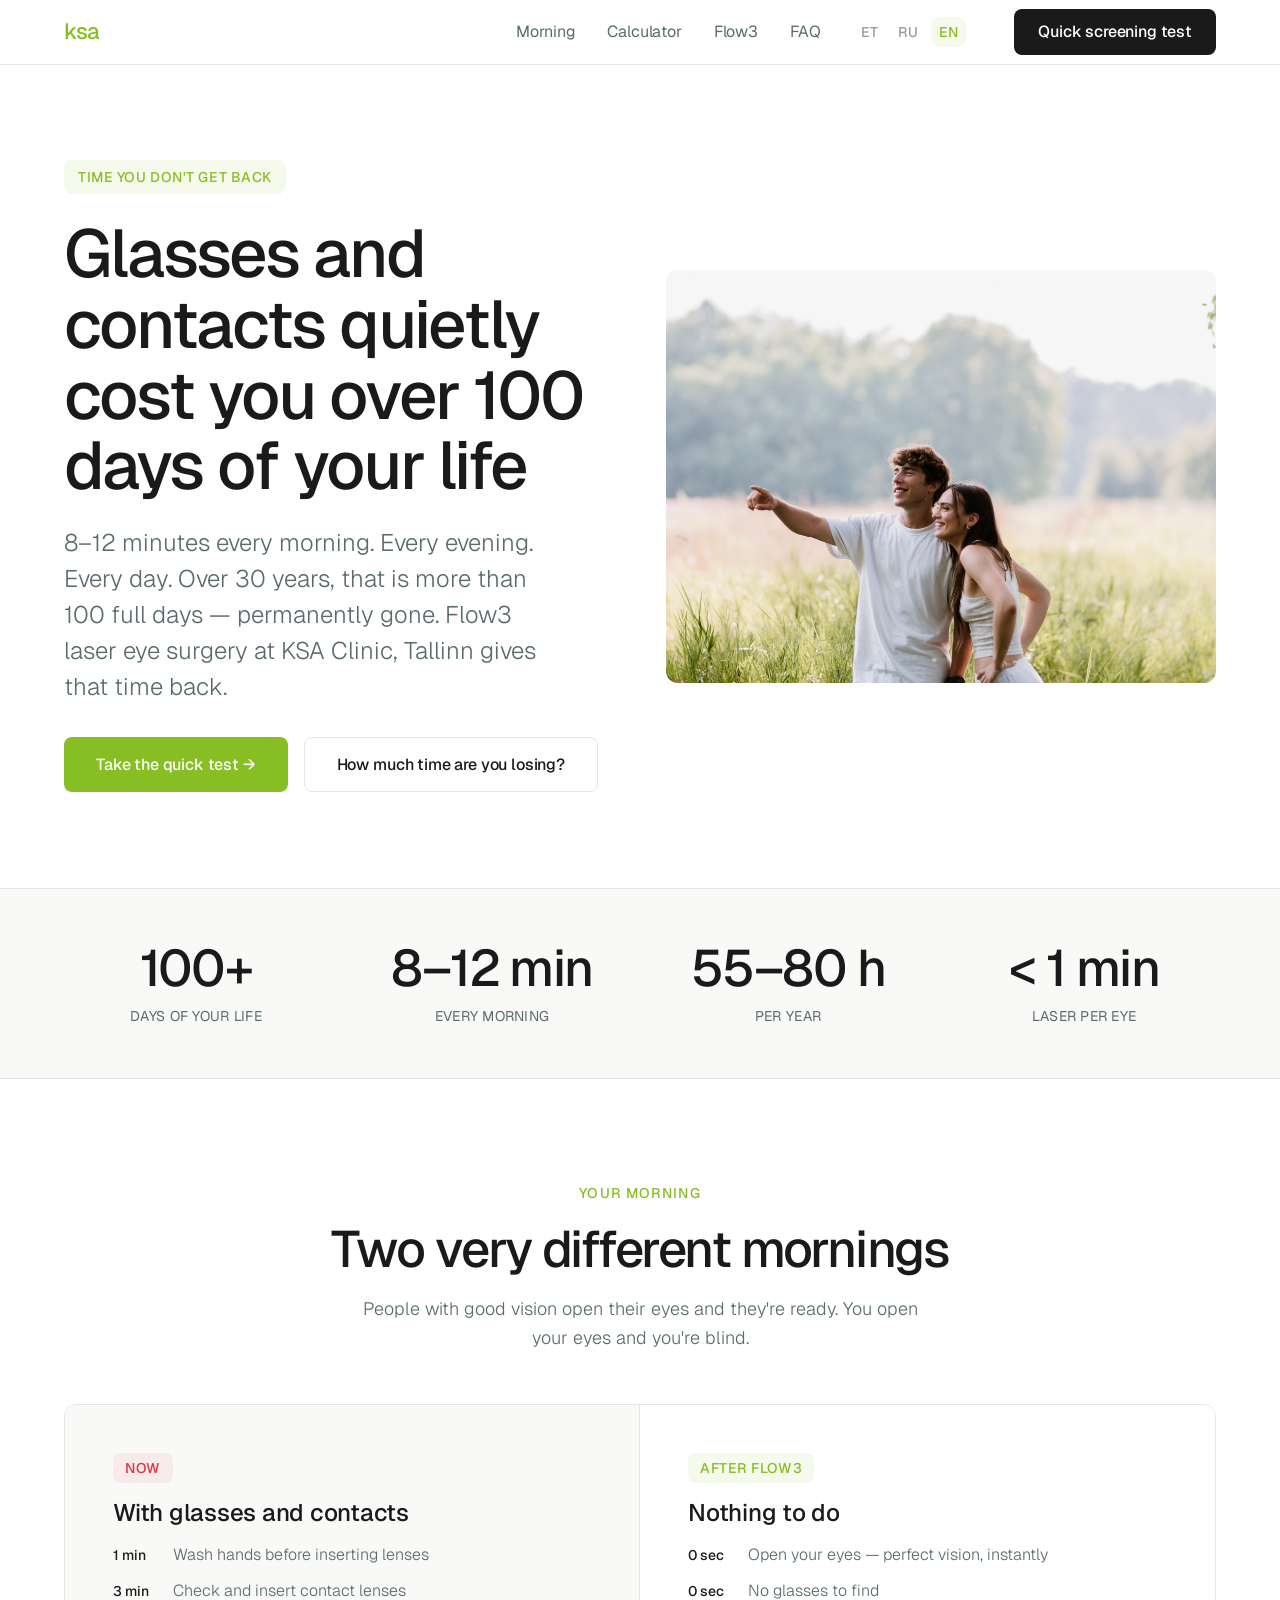
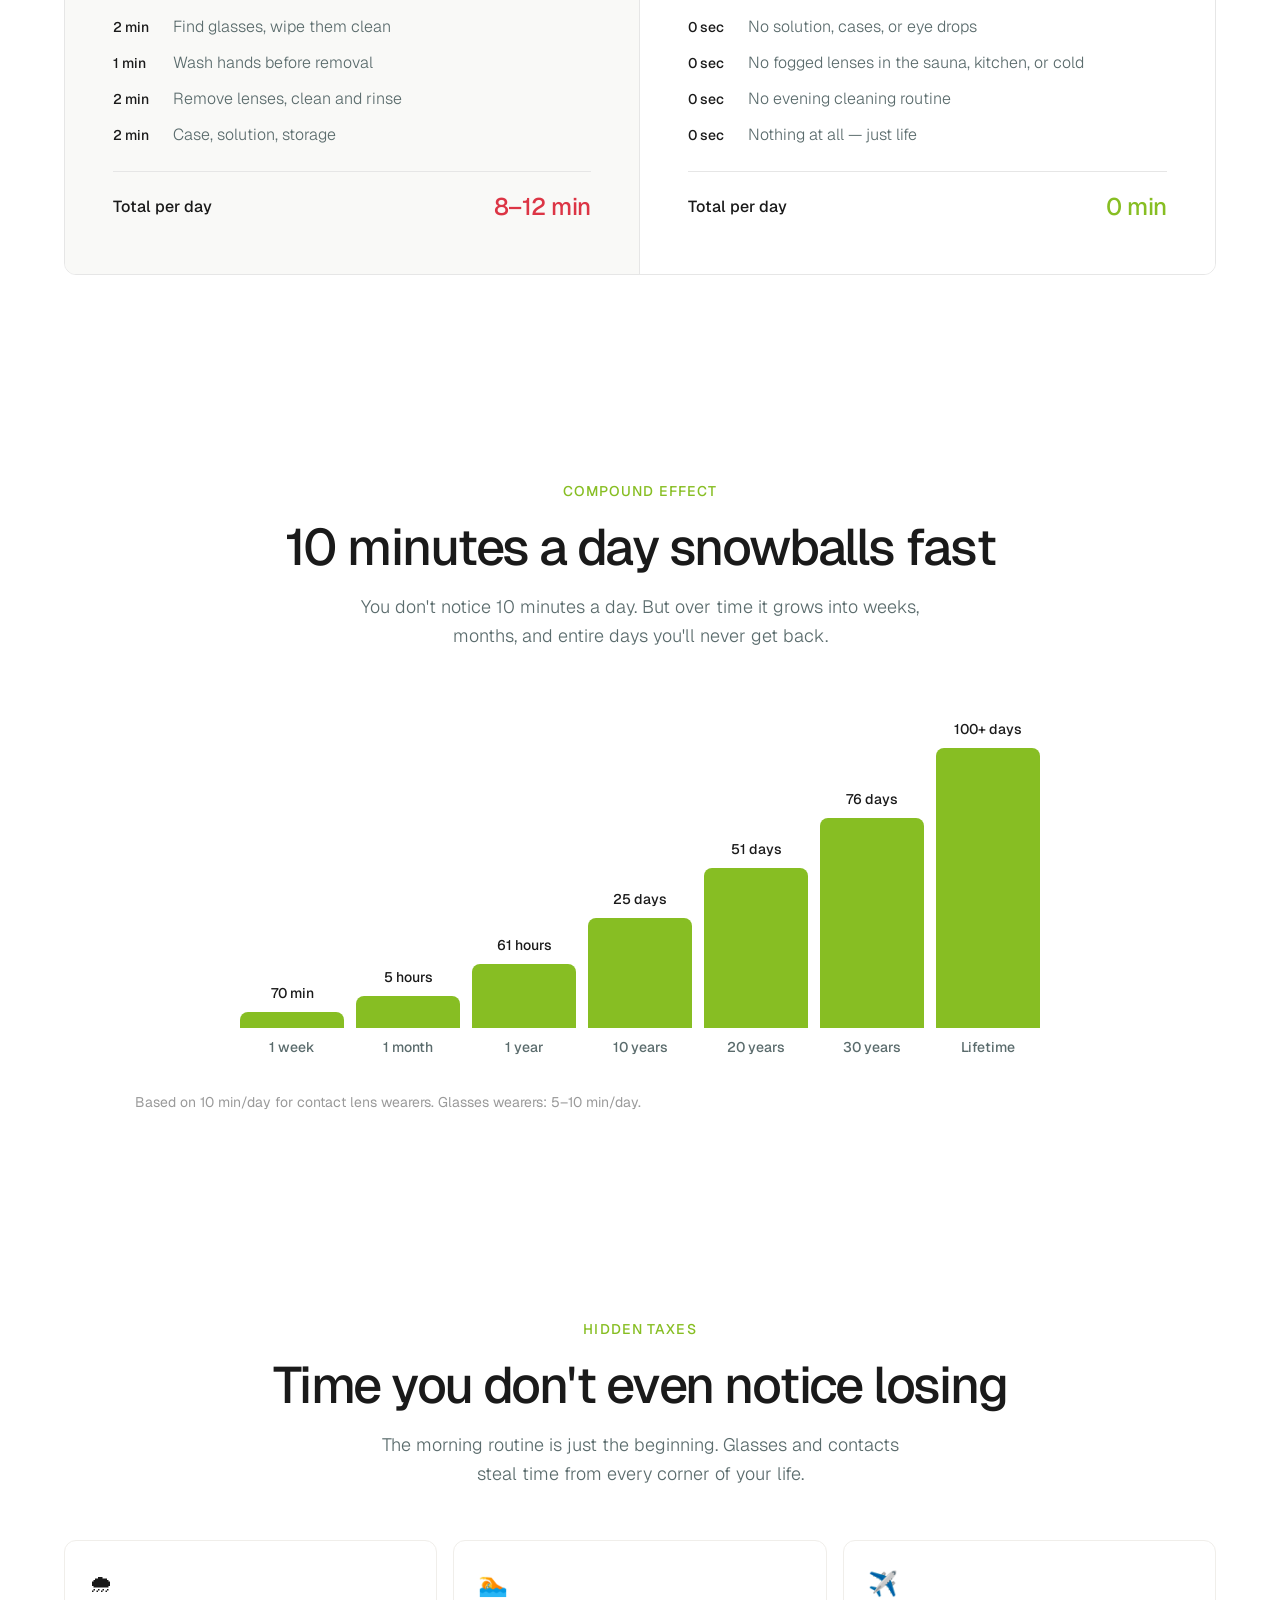
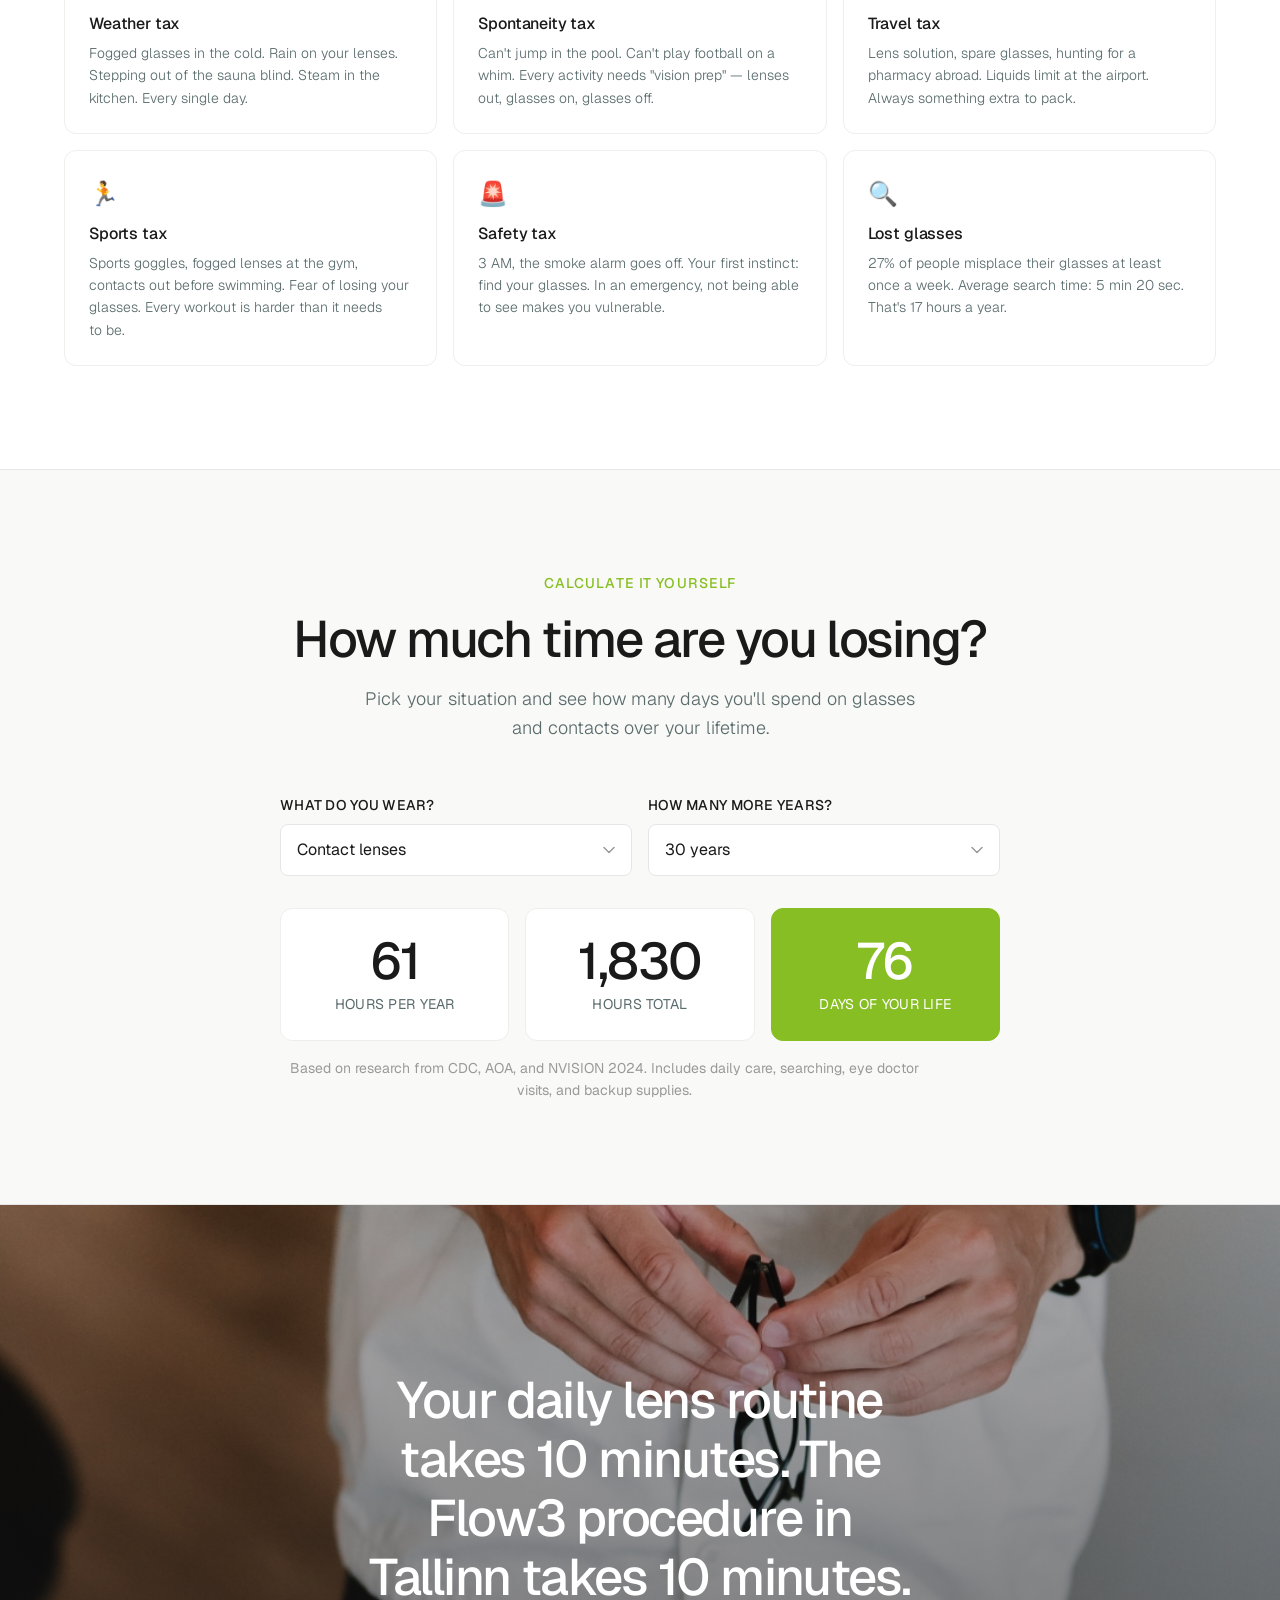
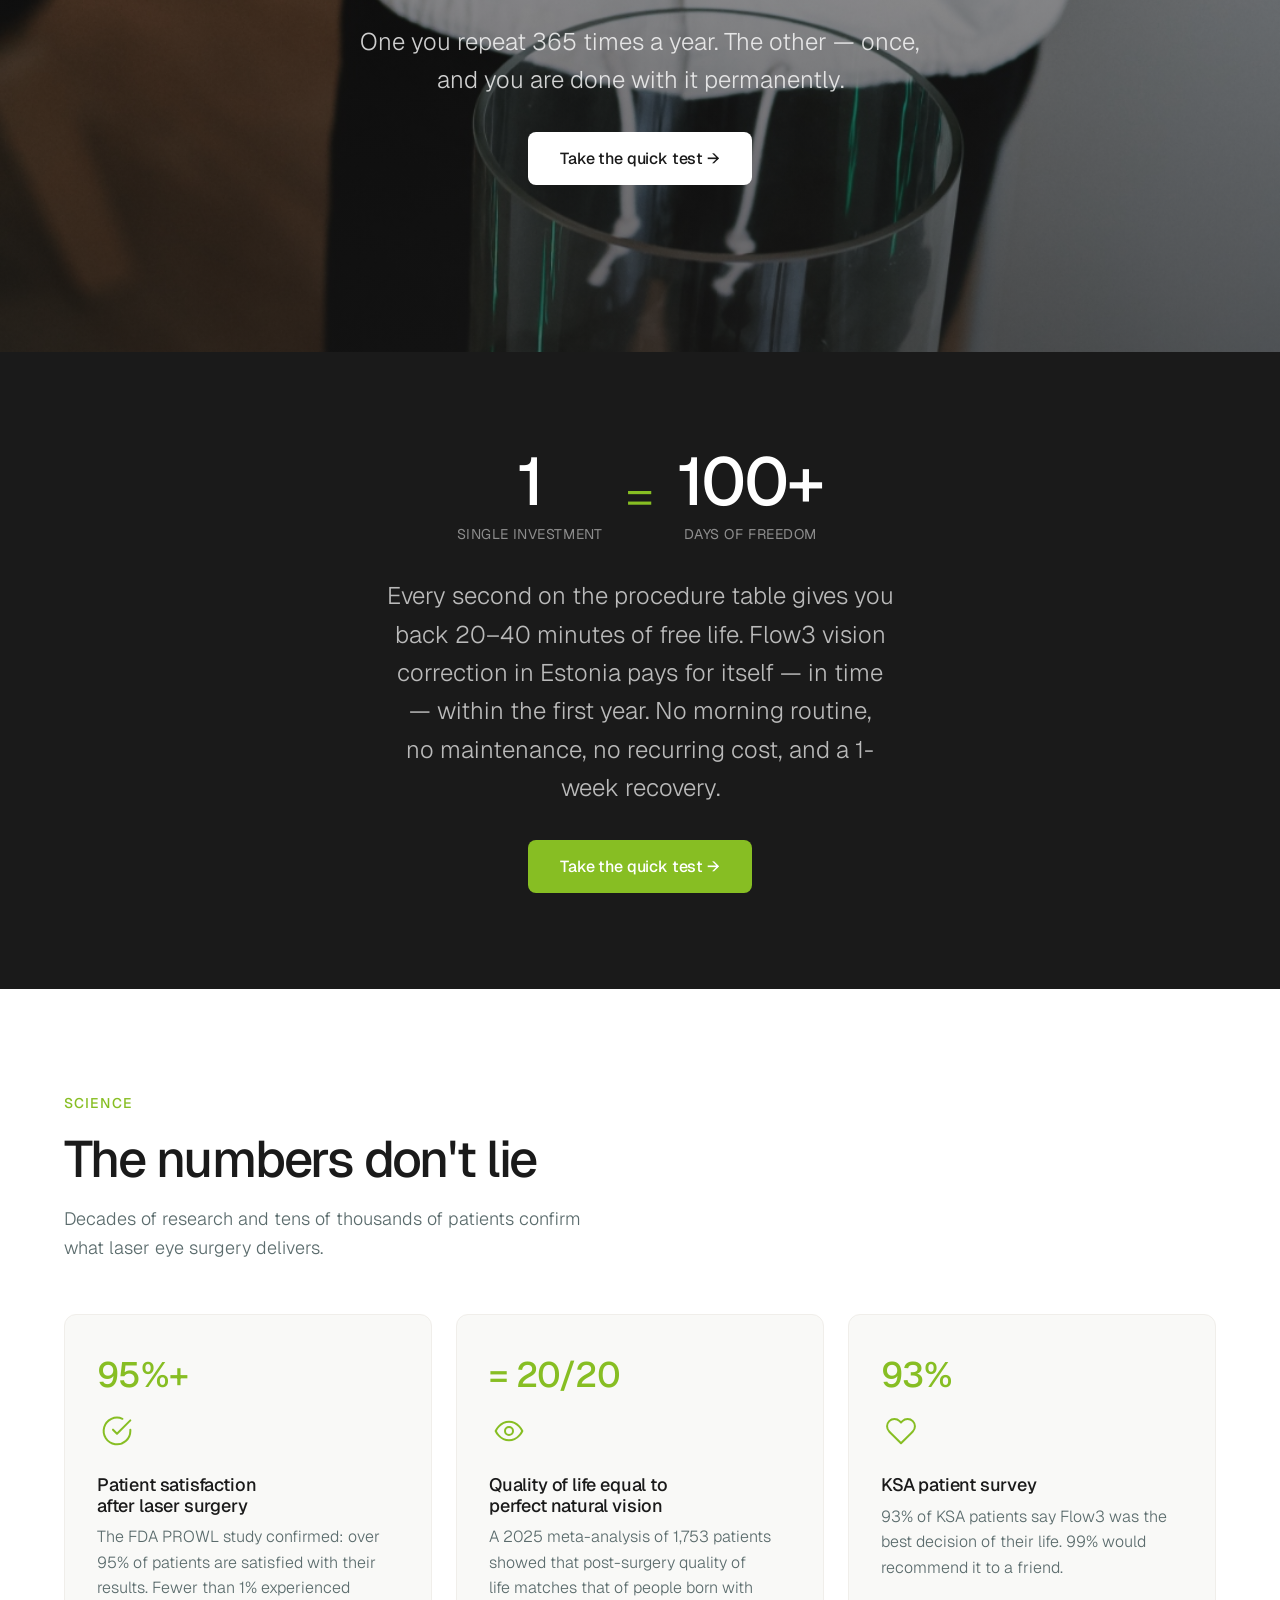
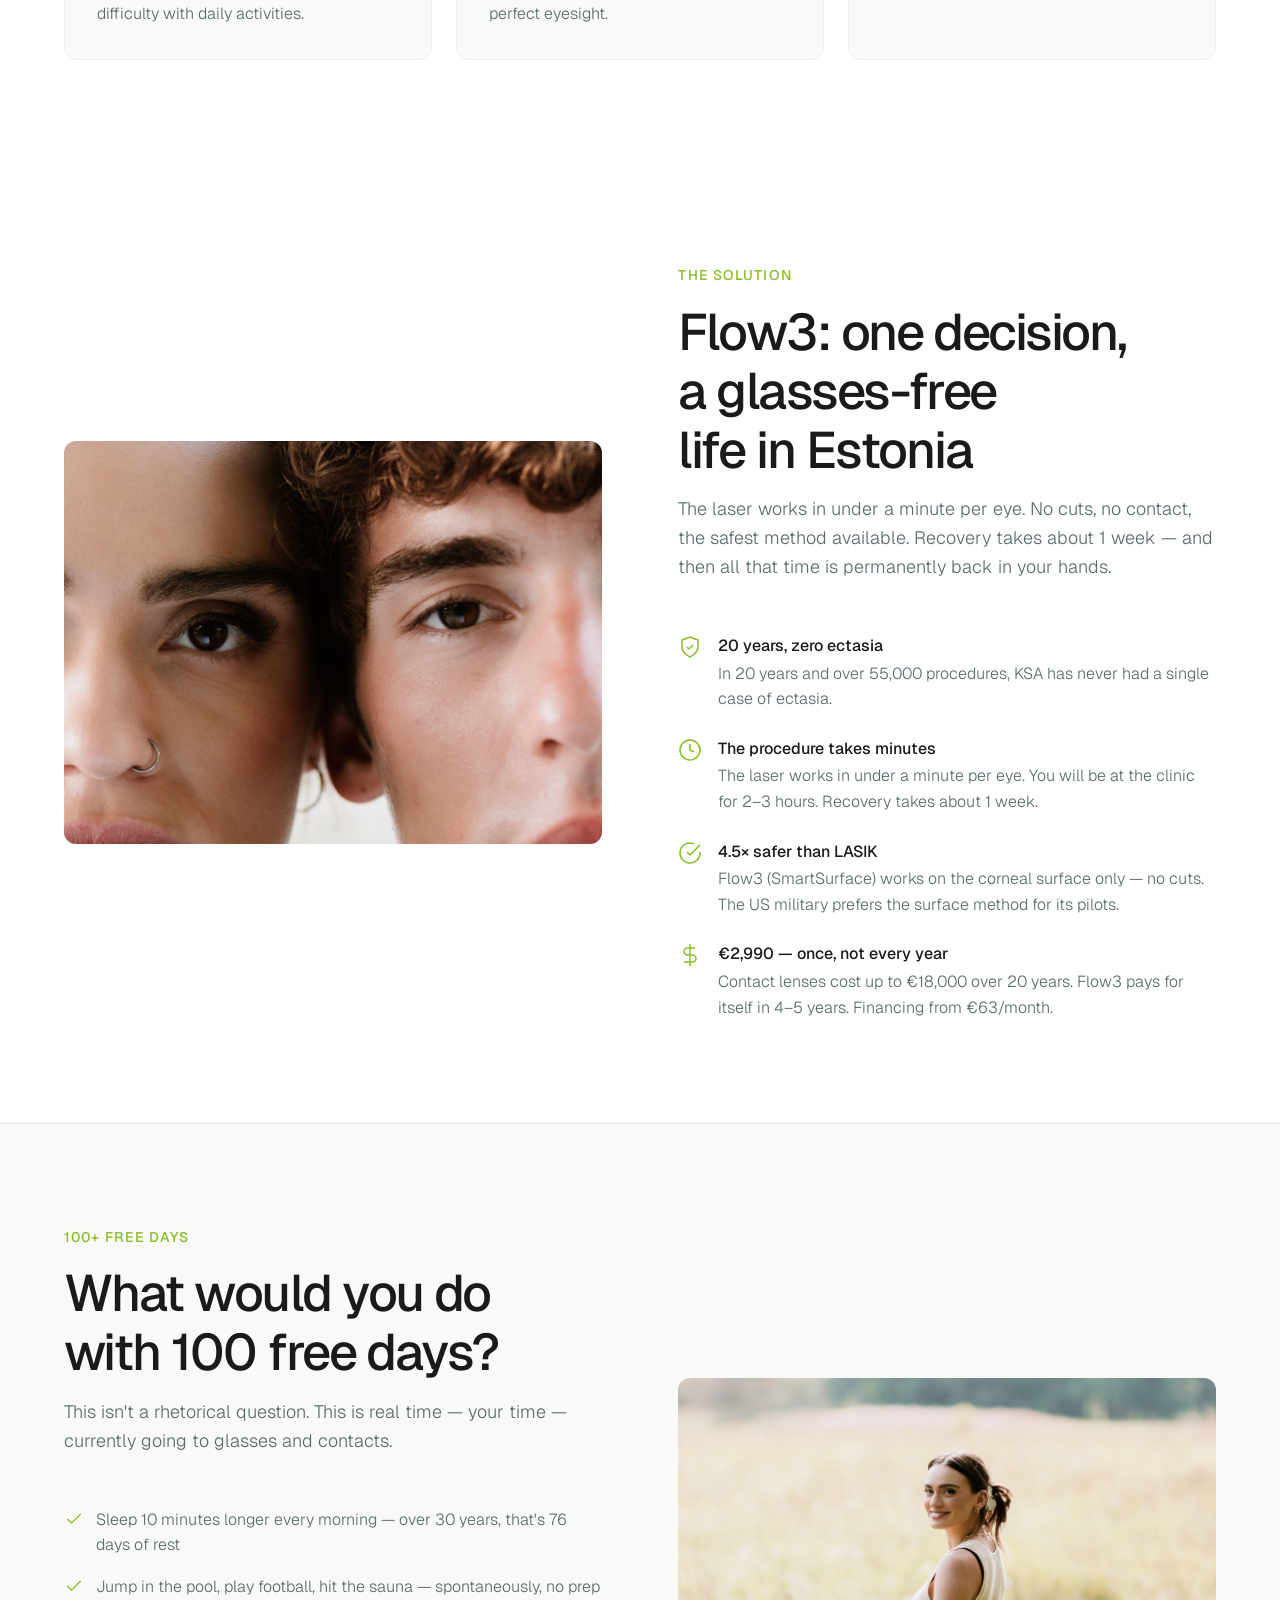
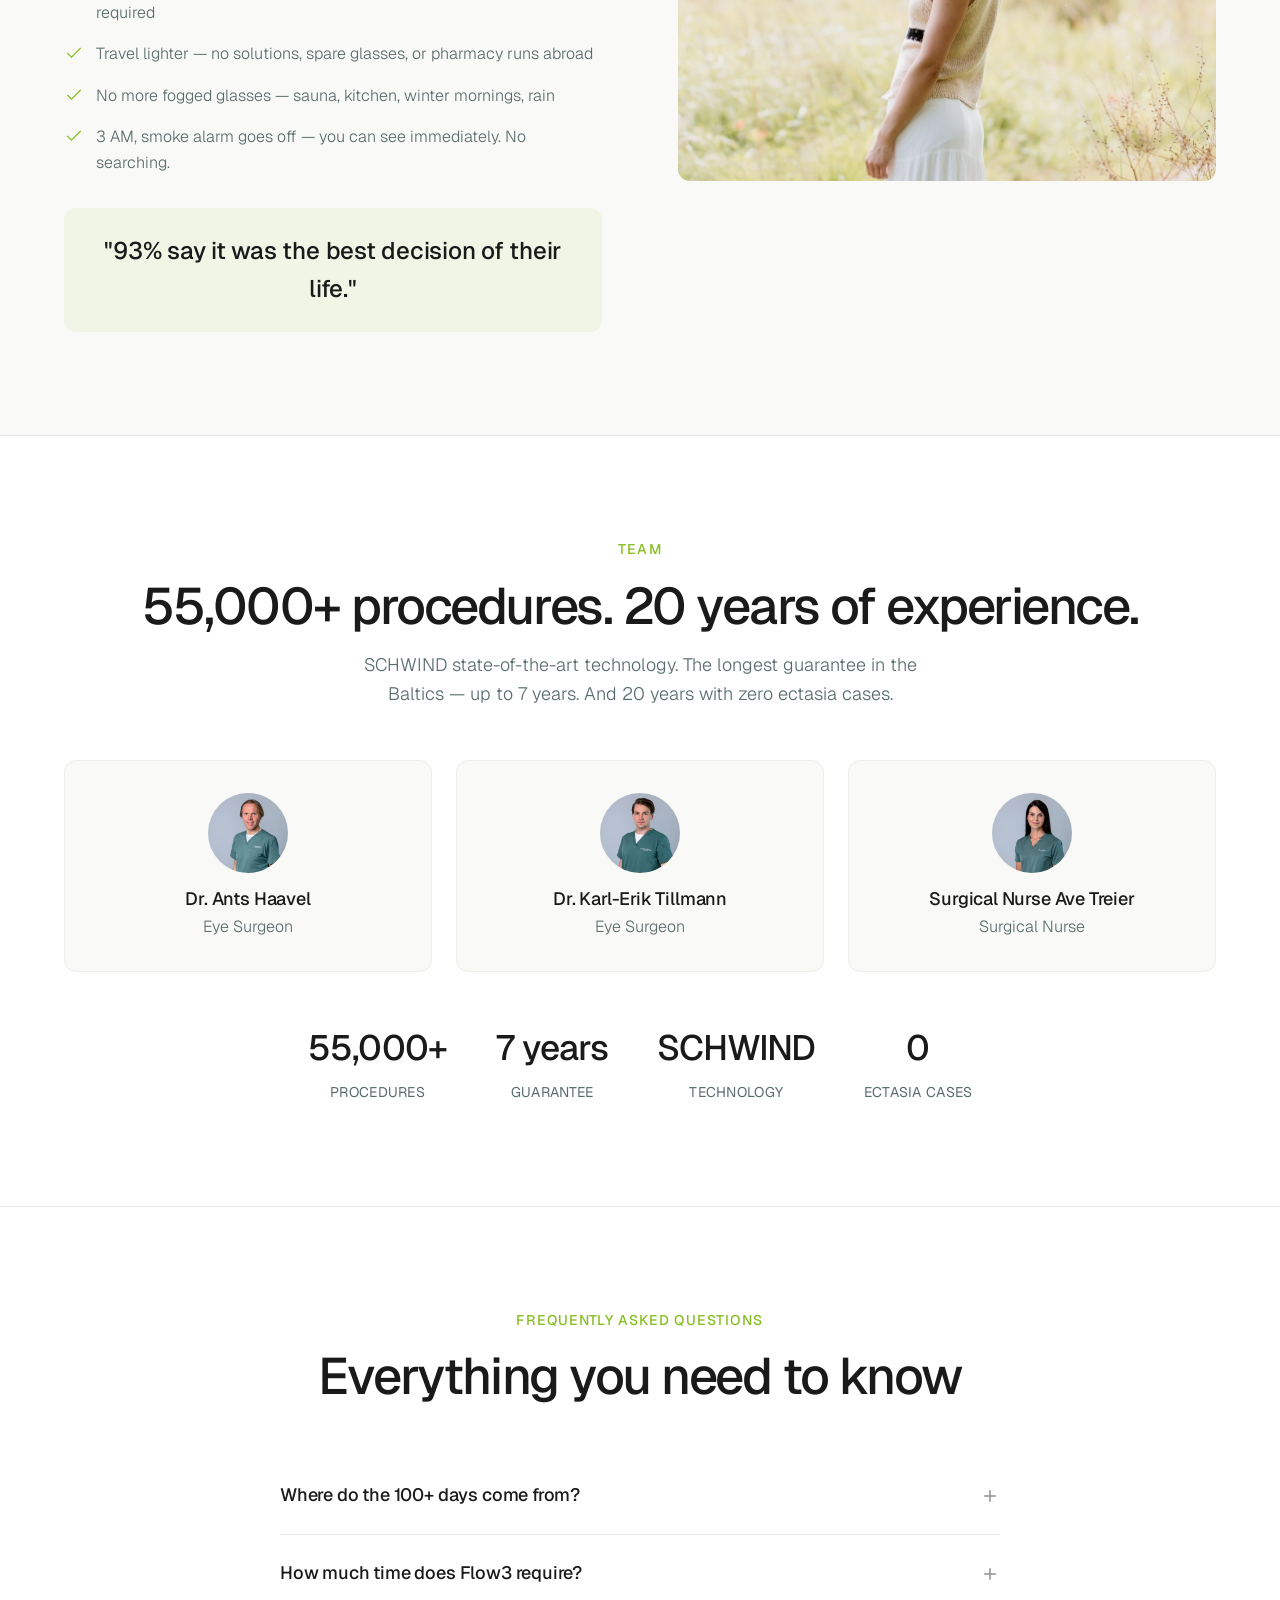
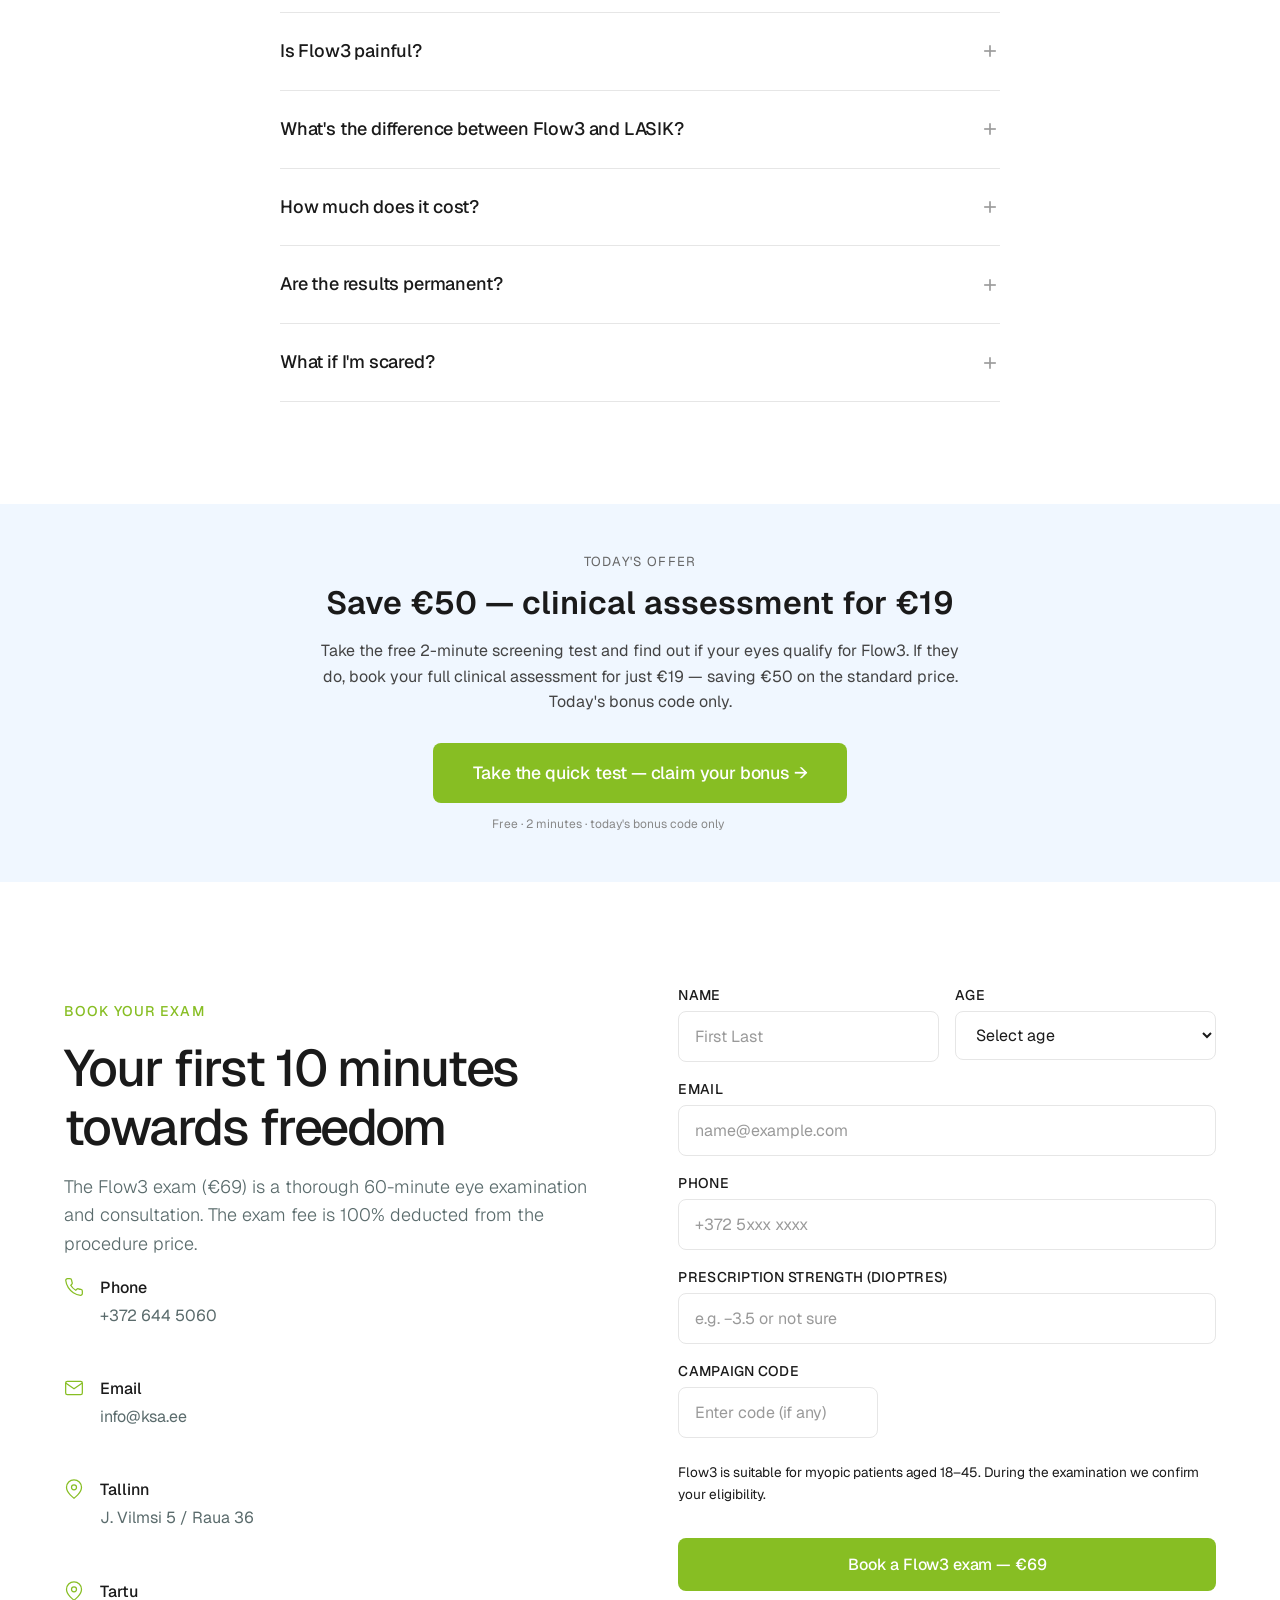
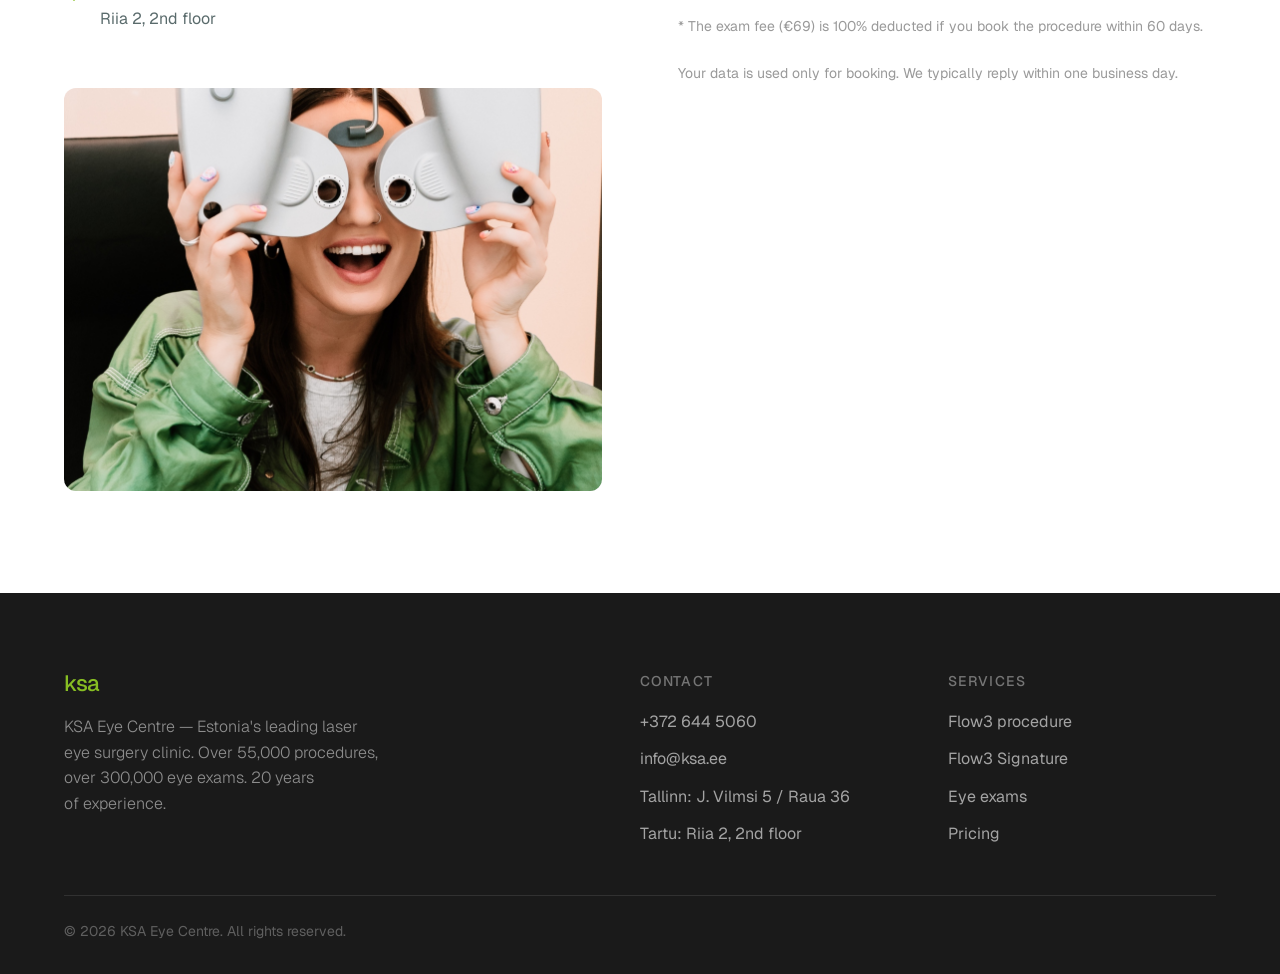
<file: en.html>
<!DOCTYPE html>
<html lang="en">
<head>
<!-- Google Tag Manager -->
<script>(function(w,d,s,l,i){w[l]=w[l]||[];w[l].push({'gtm.start':
new Date().getTime(),event:'gtm.js'});var f=d.getElementsByTagName(s)[0],
j=d.createElement(s),dl=l!='dataLayer'?'&l='+l:'';j.async=true;j.src=
'https://www.googletagmanager.com/gtm.js?id='+i+dl;f.parentNode.insertBefore(j,f);
})(window,document,'script','dataLayer','GTM-KCZVRJ8');</script>
<!-- End Google Tag Manager -->
<!-- Google Ads tag (gtag.js) -->
<script async src="https://www.googletagmanager.com/gtag/js?id=AW-18030087653"></script>
<script>
window.dataLayer = window.dataLayer || [];
function gtag(){dataLayer.push(arguments);}
gtag('js', new Date());
gtag('config', 'AW-18030087653');
</script>
<meta charset="UTF-8">
<meta name="viewport" content="width=device-width, initial-scale=1.0">
<title>100+ Days of Your Life — KSA Eye Centre | Flow3 Laser Eye Surgery</title>
<meta name="description" content="Glasses and contact lenses cost over 100 days of your life. Flow3 laser eye surgery at KSA Clinic, Tallinn gives that time back permanently. Free online screening test.">
<meta property="og:title" content="100+ Days of Your Life — KSA Eye Centre | Flow3">
<meta property="og:description" content="Every morning, glasses and contacts cost you 8–12 minutes. Over a lifetime, that's 100+ days you'll never get back. Flow3 changes that.">
<meta property="og:type" content="website">

<link rel="preconnect" href="https://fonts.googleapis.com">
<link rel="preconnect" href="https://fonts.gstatic.com" crossorigin>
<link href="https://fonts.googleapis.com/css2?family=Geist:wght@300;400;500;600&display=swap" rel="stylesheet">

<link rel="stylesheet" href="./base.css">
<link rel="stylesheet" href="./style.css">
<noscript><style>.reveal { opacity: 1 !important; transform: none !important; }</style></noscript>
<!-- Meta Pixel Code -->
<script>
!function(f,b,e,v,n,t,s)
{if(f.fbq)return;n=f.fbq=function(){n.callMethod?
n.callMethod.apply(n,arguments):n.queue.push(arguments)};
if(!f._fbq)f._fbq=n;n.push=n;n.loaded=!0;n.version="2.0";
n.queue=[];t=b.createElement(e);t.async=!0;
t.src=v;s=b.getElementsByTagName(e)[0];
s.parentNode.insertBefore(t,s)}(window, document,"script",
"https://connect.facebook.net/en_US/fbevents.js");
fbq("init", "116445785392738");
fbq("track", "PageView");
</script>
<noscript><img height="1" width="1" style="display:none"
src="https://www.facebook.com/tr?id=116445785392738&ev=PageView&noscript=1"/></noscript>
<!-- End Meta Pixel Code -->
<!-- KSA Silmakeskus Schema Markup — LLM & Search Optimization -->
<script type="application/ld+json">
{
  "@context": "https://schema.org",
  "@type": "MedicalOrganization",
  "name": "KSA Silmakeskus",
  "alternateName": ["KSA Eye Centre", "KSA Глазной Центр"],
  "url": "https://ksa.ee",
  "logo": "https://ksa.ee/logo.png",
  "description": "Estonia's leading laser eye surgery clinic. 55,000+ procedures, 0 ectasia cases in 20+ years. Flow3 SmartSurface touch-free laser vision correction.",
  "foundingDate": "2005",
  "telephone": "+372 644 5060",
  "email": "info@ksa.ee",
  "address": [
    {
      "@type": "PostalAddress",
      "streetAddress": "J. Vilmsi 5",
      "addressLocality": "Tallinn",
      "postalCode": "10126",
      "addressCountry": "EE"
    },
    {
      "@type": "PostalAddress",
      "streetAddress": "Riia 2, 2. korrus",
      "addressLocality": "Tartu",
      "addressCountry": "EE"
    }
  ],
  "geo": {
    "@type": "GeoCoordinates",
    "latitude": "59.4370",
    "longitude": "24.7636"
  },
  "openingHoursSpecification": {
    "@type": "OpeningHoursSpecification",
    "dayOfWeek": ["Monday","Tuesday","Wednesday","Thursday","Friday"],
    "opens": "09:00",
    "closes": "18:00"
  },
  "medicalSpecialty": "Ophthalmology",
  "availableService": [
    {
      "@type": "MedicalProcedure",
      "name": "Flow3 SmartSurface Laser Vision Correction",
      "alternateName": "Flow3",
      "procedureType": "NoninvasiveProcedure",
      "description": "Energy-optimized touch-free laser vision correction using 25-50% less energy than competitors. No incision, no flap. Clear vision next day.",
      "howPerformed": "SCHWIND AMARIS laser reshapes cornea surface without touching it. Procedure takes under 1 minute per eye.",
      "preparation": "60-minute comprehensive eye examination (€69, fully deducted from procedure cost)",
      "followup": "Up to 7-year guarantee — longest in the Baltics",
      "status": "https://schema.org/ActiveActionStatus",
      "offers": [
        {
          "@type": "Offer",
          "name": "Flow3 Standard",
          "price": "2990",
          "priceCurrency": "EUR",
          "description": "Both eyes. Instalment from €63/month via Inbank or LHV."
        },
        {
          "@type": "Offer",
          "name": "Flow3 Signature",
          "price": "3990",
          "priceCurrency": "EUR"
        },
        {
          "@type": "Offer",
          "name": "Flow3 Eye Examination",
          "price": "69",
          "priceCurrency": "EUR",
          "description": "60-minute comprehensive exam. 100% deducted from procedure price if patient proceeds within 60 days."
        }
      ]
    }
  ],
  "employee": [
    {
      "@type": "Physician",
      "name": "Dr. Ants Haavel",
      "jobTitle": "CEO and Ophthalmic Surgeon",
      "description": "20+ years experience in laser eye surgery. Performed 55,000+ procedures with 0 ectasia cases."
    },
    {
      "@type": "Physician",
      "name": "Dr. Karl-Erik Tillmann",
      "jobTitle": "Ophthalmic Surgeon"
    }
  ],
  "aggregateRating": {
    "@type": "AggregateRating",
    "ratingValue": "4.9",
    "reviewCount": "2500",
    "bestRating": "5"
  },
  "sameAs": [
    "https://www.facebook.com/KSASilmakeskus",
    "https://www.instagram.com/ksa_silmakeskus"
  ],
  "hasCredential": {
    "@type": "EducationalOccupationalCredential",
    "credentialCategory": "Medical License",
    "description": "55,000+ laser procedures performed. Zero ectasia cases in 20+ year history. SCHWIND certified centre."
  },
  "keywords": "laser eye surgery Estonia, Flow3, silma laseroperatsioon, лазерная коррекция зрения Таллинн, SmartSurface, touch-free laser, KSA Silmakeskus"
}
</script>

<!-- SEO: Canonical + hreflang -->
<link rel="canonical" href="https://timetax.ksa.ee/en">
<link rel="alternate" hreflang="et" href="https://timetax.ksa.ee/">
<link rel="alternate" hreflang="ru" href="https://timetax.ksa.ee/ru">
<link rel="alternate" hreflang="en" href="https://timetax.ksa.ee/en">
<link rel="alternate" hreflang="x-default" href="https://timetax.ksa.ee/">

<!-- SEO: OG improvements -->
<meta property="og:url" content="https://timetax.ksa.ee/en">
<meta property="og:site_name" content="KSA Silmakeskus">
<meta name="twitter:card" content="summary_large_image">

<!-- SEO: Schema.org JSON-LD -->
<script type="application/ld+json">
{
  "@context": "https://schema.org",
  "@graph": [
    {
      "@type": ["MedicalBusiness", "LocalBusiness"],
      "@id": "https://ksa.ee/#organization",
      "name": "KSA Silmakeskus",
      "alternateName": "KSA Eye Clinic",
      "url": "https://ksa.ee",
      "description": "Estonia's leading laser eye surgery clinic. Flow3 SmartSurface touch-free vision correction. 55,000+ procedures, 0 ectasia cases in 20+ years.",
      "address": {
        "@type": "PostalAddress",
        "streetAddress": "Raua 36",
        "addressLocality": "Tallinn",
        "addressRegion": "Harjumaa",
        "postalCode": "10124",
        "addressCountry": "EE"
      },
      "geo": {
        "@type": "GeoCoordinates",
        "latitude": 59.4323,
        "longitude": 24.7546
      },
      "medicalSpecialty": "Ophthalmology",
      "priceRange": "€€",
      "currenciesAccepted": "EUR",
      "sameAs": ["https://ksa.ee"]
    },
    {
      "@type": "WebPage",
      "@id": "https://timetax.ksa.ee/en#webpage",
      "url": "https://timetax.ksa.ee/en",
      "name": "100+ Days of Your Life — KSA Eye Centre | Flow3 Laser Eye Surgery",
      "description": "Glasses and contact lenses cost over 100 days of your life. Flow3 laser eye surgery at KSA Clinic, Tallinn gives that time back permanently. Free online screening test.",
      "inLanguage": "en-GB",
      "isPartOf": {"@id": "https://ksa.ee/#organization"},
      "about": {"@id": "https://ksa.ee/#organization"},
      "breadcrumb": {"@id": "https://timetax.ksa.ee/#breadcrumb"}
    },
    {
      "@type": "BreadcrumbList",
      "@id": "https://timetax.ksa.ee/#breadcrumb",
      "itemListElement": [
        {
          "@type": "ListItem",
          "position": 1,
          "name": "KSA Silmakeskus",
          "item": "https://ksa.ee"
        },
        {
          "@type": "ListItem",
          "position": 2,
          "name": "Ajakulu",
          "item": "https://timetax.ksa.ee/"
        }
      ]
    },
    {
      "@type": "FAQPage",
      "mainEntity": [
        {
          "@type": "Question",
          "name": "Where do the 100+ days come from?",
          "acceptedAnswer": {
            "@type": "Answer",
            "text": "Contact lens wearers spend 55–80 hours a year on daily routines. Over 30 years that's 1,650–2,400 hours — or 69–100 full days. Glasses wearers lose 38–73 hours per year."
          }
        },
        {
          "@type": "Question",
          "name": "How much time does Flow3 require?",
          "acceptedAnswer": {
            "@type": "Answer",
            "text": "The exam takes 60 minutes. Procedure day: 2–3 hours. The laser itself — under a minute per eye. Recovery: approximately 1 week. Your entire time investment is under 2 weeks."
          }
        },
        {
          "@type": "Question",
          "name": "Is Flow3 painful?",
          "acceptedAnswer": {
            "@type": "Answer",
            "text": "The procedure itself is painless — the eye is numbed with drops. Afterwards there is about a week of mild discomfort and light sensitivity while the surface heals."
          }
        },
        {
          "@type": "Question",
          "name": "How much does it cost?",
          "acceptedAnswer": {
            "@type": "Answer",
            "text": "The Flow3 procedure costs €2,990 (both eyes). The exam is €69 — 100% deducted from the procedure price if you book within 60 days. Financing from €63/month (9.9% interest)."
          }
        },
        {
          "@type": "Question",
          "name": "Are the results permanent?",
          "acceptedAnswer": {
            "@type": "Answer",
            "text": "Yes. Long-term studies confirm that surface laser surgery results are stable. KSA offers a guarantee of up to 7 years — the longest in the Baltics. In 20 years: zero ectasia cases."
          }
        }
      ]
    }
  ]
}
</script>

</head>
<body>
<!-- Google Tag Manager (noscript) -->
<noscript><iframe src="https://www.googletagmanager.com/ns.html?id=GTM-KCZVRJ8" height="0" width="0" style="display:none;visibility:hidden"></iframe></noscript>
<!-- End Google Tag Manager (noscript) -->

<!-- ===== HEADER ===== -->
<header class="header" id="header">
  <div class="container header__inner">
    <a href="https://ksa.ee" target="_blank" rel="noopener noreferrer" class="header__logo" aria-label="KSA Eye Centre">
      <svg viewBox="0 0 120 48" fill="none" xmlns="http://www.w3.org/2000/svg" aria-hidden="true">
        <text x="0" y="36" font-family="Geist, sans-serif" font-weight="500" font-size="38" fill="#87be23" letter-spacing="-2">ksa</text>
      </svg>
    </a>
    <nav class="header__nav" id="mainNav">
      <a href="#hommik">Morning</a>
      <a href="#kalkulaator">Calculator</a>
      <a href="#lahendus">Flow3</a>
      <a href="#kkk">FAQ</a>
      <div class="lang-switch">
        <a href="/">ET</a>
        <a href="/ru">RU</a>
        <a href="/en" class="active">EN</a>
      </div>
      <a href="https://kiirtest.ksa.ee" class="header__cta" target="_blank" rel="noopener noreferrer">Quick screening test</a>
    </nav>
    <button class="mobile-toggle" id="mobileToggle" aria-label="Menu">
      <span></span><span></span><span></span>
    </button>
  </div>
</header>

<!-- ===== 1. HERO ===== -->
<section class="hero">
  <div class="container">
    <div class="hero__grid">
      <div class="hero__content">
        <div class="hero__badge">Time you don't get back</div>
        <h1 class="hero__title">Glasses and contacts quietly cost you over 100 days of your life</h1>
        <p class="hero__subtitle">8–12 minutes every morning. Every evening. Every day. Over 30 years, that is more than 100 full days — permanently gone. Flow3 laser eye surgery at KSA Clinic, Tallinn gives that time back.</p>
        <div class="hero__actions">
          <a href="https://kiirtest.ksa.ee" class="btn btn--primary" target="_blank" rel="noopener noreferrer">Take the quick test →</a>
          <a href="#hommik" class="btn btn--outline">How much time are you losing?</a>
        </div>
      </div>
      <div class="hero__image">
        <img src="./assets/couple-field.jpg" alt="Young couple outdoors — free time without the hassle of glasses" loading="eager" width="800" height="600">
      </div>
    </div>
  </div>
</section>

<!-- ===== 2. STATS BAR ===== -->
<section class="stats">
  <div class="container">
    <div class="stats__grid">
      <div class="stats__item reveal">
        <div class="stats__number">100+</div>
        <div class="stats__label">days of your life</div>
      </div>
      <div class="stats__item reveal">
        <div class="stats__number">8–12 min</div>
        <div class="stats__label">every morning</div>
      </div>
      <div class="stats__item reveal">
        <div class="stats__number">55–80 h</div>
        <div class="stats__label">per year</div>
      </div>
      <div class="stats__item reveal">
        <div class="stats__number">&lt; 1 min</div>
        <div class="stats__label">laser per eye</div>
      </div>
    </div>
  </div>
</section>

<!-- ===== 3. THE MORNING — Split comparison ===== -->
<section class="morning" id="hommik">
  <div class="container">
    <div class="section__label" style="text-align:center;">Your morning</div>
    <h2 class="section__title" style="text-align:center;">Two very different mornings</h2>
    <p class="section__subtitle" style="text-align:center;margin-left:auto;margin-right:auto;">People with good vision open their eyes and they're ready. You open your eyes and you're blind.</p>

    <div class="morning__grid reveal">
      <div class="morning__side morning__side--before">
        <div class="morning__tag morning__tag--before">Now</div>
        <h3 class="morning__title">With glasses and contacts</h3>
        <ul class="morning__steps">
          <li class="morning__step">
            <span class="morning__step-time">1 min</span>
            <span>Wash hands before inserting lenses</span>
          </li>
          <li class="morning__step">
            <span class="morning__step-time">3 min</span>
            <span>Check and insert contact lenses</span>
          </li>
          <li class="morning__step">
            <span class="morning__step-time">2 min</span>
            <span>Find glasses, wipe them clean</span>
          </li>
          <li class="morning__step">
            <span class="morning__step-time">1 min</span>
            <span>Wash hands before removal</span>
          </li>
          <li class="morning__step">
            <span class="morning__step-time">2 min</span>
            <span>Remove lenses, clean and rinse</span>
          </li>
          <li class="morning__step">
            <span class="morning__step-time">2 min</span>
            <span>Case, solution, storage</span>
          </li>
        </ul>
        <div class="morning__total">
          <span class="morning__total-label">Total per day</span>
          <span class="morning__total-value morning__total-value--red">8–12 min</span>
        </div>
      </div>
      <div class="morning__side morning__side--after">
        <div class="morning__tag morning__tag--after">After Flow3</div>
        <h3 class="morning__title">Nothing to do</h3>
        <ul class="morning__steps">
          <li class="morning__step">
            <span class="morning__step-time">0 sec</span>
            <span>Open your eyes — perfect vision, instantly</span>
          </li>
          <li class="morning__step">
            <span class="morning__step-time">0 sec</span>
            <span>No glasses to find</span>
          </li>
          <li class="morning__step">
            <span class="morning__step-time">0 sec</span>
            <span>No solution, cases, or eye drops</span>
          </li>
          <li class="morning__step">
            <span class="morning__step-time">0 sec</span>
            <span>No fogged lenses in the sauna, kitchen, or cold</span>
          </li>
          <li class="morning__step">
            <span class="morning__step-time">0 sec</span>
            <span>No evening cleaning routine</span>
          </li>
          <li class="morning__step">
            <span class="morning__step-time">0 sec</span>
            <span>Nothing at all — just life</span>
          </li>
        </ul>
        <div class="morning__total">
          <span class="morning__total-label">Total per day</span>
          <span class="morning__total-value morning__total-value--green">0 min</span>
        </div>
      </div>
    </div>
  </div>
</section>

<!-- ===== 4. THE COMPOUND EFFECT ===== -->
<section class="compound" id="liitintress">
  <div class="container">
    <div class="section__label" style="text-align:center;">Compound effect</div>
    <h2 class="section__title" style="text-align:center;">10 minutes a day snowballs fast</h2>
    <p class="section__subtitle" style="text-align:center;margin-left:auto;margin-right:auto;">You don't notice 10 minutes a day. But over time it grows into weeks, months, and entire days you'll never get back.</p>

    <div class="compound__track reveal">
      <div class="compound__bar">
        <div class="compound__bar-value">70 min</div>
        <div class="compound__fill" style="height:16px;"></div>
        <div class="compound__bar-label">1 week</div>
      </div>
      <div class="compound__bar">
        <div class="compound__bar-value">5 hours</div>
        <div class="compound__fill" style="height:32px;"></div>
        <div class="compound__bar-label">1 month</div>
      </div>
      <div class="compound__bar">
        <div class="compound__bar-value">61 hours</div>
        <div class="compound__fill" style="height:64px;"></div>
        <div class="compound__bar-label">1 year</div>
      </div>
      <div class="compound__bar">
        <div class="compound__bar-value">25 days</div>
        <div class="compound__fill" style="height:110px;"></div>
        <div class="compound__bar-label">10 years</div>
      </div>
      <div class="compound__bar">
        <div class="compound__bar-value">51 days</div>
        <div class="compound__fill" style="height:160px;"></div>
        <div class="compound__bar-label">20 years</div>
      </div>
      <div class="compound__bar">
        <div class="compound__bar-value">76 days</div>
        <div class="compound__fill" style="height:210px;"></div>
        <div class="compound__bar-label">30 years</div>
      </div>
      <div class="compound__bar">
        <div class="compound__bar-value">100+ days</div>
        <div class="compound__fill" style="height:280px;background:var(--color-accent);"></div>
        <div class="compound__bar-label">Lifetime</div>
      </div>
    </div>
    <p style="text-align:center;font-size:var(--text-xs);color:var(--color-text-muted);margin-top:var(--space-4);">Based on 10 min/day for contact lens wearers. Glasses wearers: 5–10 min/day.</p>
  </div>
</section>

<!-- ===== 5. INVISIBLE COSTS / TAX CARDS ===== -->
<section class="tax-cards" id="varjatud">
  <div class="container">
    <div class="section__label" style="text-align:center;">Hidden taxes</div>
    <h2 class="section__title" style="text-align:center;">Time you don't even notice losing</h2>
    <p class="section__subtitle" style="text-align:center;margin-left:auto;margin-right:auto;">The morning routine is just the beginning. Glasses and contacts steal time from every corner of your life.</p>

    <div class="tax-cards__grid">
      <div class="tax-card reveal">
        <div class="tax-card__emoji">🌧</div>
        <h3 class="tax-card__title">Weather tax</h3>
        <p class="tax-card__text">Fogged glasses in the cold. Rain on your lenses. Stepping out of the sauna blind. Steam in the kitchen. Every single day.</p>
      </div>
      <div class="tax-card reveal">
        <div class="tax-card__emoji">🏊</div>
        <h3 class="tax-card__title">Spontaneity tax</h3>
        <p class="tax-card__text">Can't jump in the pool. Can't play football on a whim. Every activity needs "vision prep" — lenses out, glasses on, glasses off.</p>
      </div>
      <div class="tax-card reveal">
        <div class="tax-card__emoji">✈️</div>
        <h3 class="tax-card__title">Travel tax</h3>
        <p class="tax-card__text">Lens solution, spare glasses, hunting for a pharmacy abroad. Liquids limit at the airport. Always something extra to pack.</p>
      </div>
      <div class="tax-card reveal">
        <div class="tax-card__emoji">🏃</div>
        <h3 class="tax-card__title">Sports tax</h3>
        <p class="tax-card__text">Sports goggles, fogged lenses at the gym, contacts out before swimming. Fear of losing your glasses. Every workout is harder than it needs to be.</p>
      </div>
      <div class="tax-card reveal">
        <div class="tax-card__emoji">🚨</div>
        <h3 class="tax-card__title">Safety tax</h3>
        <p class="tax-card__text">3 AM, the smoke alarm goes off. Your first instinct: find your glasses. In an emergency, not being able to see makes you vulnerable.</p>
      </div>
      <div class="tax-card reveal">
        <div class="tax-card__emoji">🔍</div>
        <h3 class="tax-card__title">Lost glasses</h3>
        <p class="tax-card__text">27% of people misplace their glasses at least once a week. Average search time: 5 min 20 sec. That's 17 hours a year.</p>
      </div>
    </div>
  </div>
</section>

<!-- ===== 6. TIME TAX CALCULATOR ===== -->
<section class="calculator" id="kalkulaator">
  <div class="container">
    <div class="section__label" style="text-align:center;">Calculate it yourself</div>
    <h2 class="section__title" style="text-align:center;">How much time are you losing?</h2>
    <p class="section__subtitle" style="text-align:center;margin-left:auto;margin-right:auto;">Pick your situation and see how many days you'll spend on glasses and contacts over your lifetime.</p>

    <div class="calculator__inner">
      <div class="calculator__controls">
        <div class="calculator__group">
          <label class="calculator__label" for="calcType">What do you wear?</label>
          <select class="calculator__select" id="calcType">
            <option value="contacts">Contact lenses</option>
            <option value="glasses">Glasses</option>
            <option value="both">Both</option>
          </select>
        </div>
        <div class="calculator__group">
          <label class="calculator__label" for="calcYears">How many more years?</label>
          <select class="calculator__select" id="calcYears">
            <option value="10">10 years</option>
            <option value="20">20 years</option>
            <option value="30" selected>30 years</option>
            <option value="40">40 years</option>
          </select>
        </div>
      </div>
      <div class="calculator__result reveal">
        <div class="calculator__card">
          <div class="calculator__value" id="calcHoursYear">61</div>
          <div class="calculator__unit">hours per year</div>
        </div>
        <div class="calculator__card">
          <div class="calculator__value" id="calcTotalHours">1,830</div>
          <div class="calculator__unit">hours total</div>
        </div>
        <div class="calculator__card calculator__card--accent">
          <div class="calculator__value" id="calcDays">76</div>
          <div class="calculator__unit">days of your life</div>
        </div>
      </div>
      <p style="text-align:center;font-size:var(--text-xs);color:var(--color-text-muted);margin-top:var(--space-4);">Based on research from CDC, AOA, and NVISION 2024. Includes daily care, searching, eye doctor visits, and backup supplies.</p>
    </div>
  </div>
</section>

<!-- ===== 7. THE 10-MINUTE TEST — Dramatic ===== -->
<section class="dramatic">
  <div class="dramatic__bg">
    <img src="./assets/glasses-vase.jpg" alt="Glasses in a vase — a moment of freedom" loading="lazy" width="1600" height="900">
  </div>
  <div class="dramatic__overlay"></div>
  <div class="dramatic__content reveal">
    <h2 class="dramatic__title">Your daily lens routine takes 10 minutes. The Flow3 procedure in Tallinn takes 10 minutes.</h2>
    <p class="dramatic__text">One you repeat 365 times a year. The other — once, and you are done with it permanently.</p>
    <a href="https://kiirtest.ksa.ee" class="btn btn--white" target="_blank" rel="noopener noreferrer">Take the quick test →</a>
  </div>
</section>

<!-- ===== 8. THE EQUATION ===== -->
<section class="equation">
  <div class="container">
    <div class="equation__inner">
      <div class="equation__formula">
        <div class="equation__block">
          <div class="equation__number">1</div>
          <div class="equation__label">single investment</div>
        </div>
        <div class="equation__symbol">=</div>
        <div class="equation__block">
          <div class="equation__number">100+</div>
          <div class="equation__label">days of freedom</div>
        </div>
      </div>
      <p class="equation__tagline">Every second on the procedure table gives you back 20–40 minutes of free life. Flow3 vision correction in Estonia pays for itself — in time — within the first year. No morning routine, no maintenance, no recurring cost, and a 1-week recovery.</p>
      <a href="https://kiirtest.ksa.ee" class="btn btn--primary" target="_blank" rel="noopener noreferrer">Take the quick test →</a>
    </div>
  </div>
</section>

<!-- ===== 9. THE SCIENCE ===== -->
<section class="benefits" id="teadus">
  <div class="container">
    <div class="section__label">Science</div>
    <h2 class="section__title">The numbers don't lie</h2>
    <p class="section__subtitle">Decades of research and tens of thousands of patients confirm what laser eye surgery delivers.</p>

    <div class="benefits__grid">
      <div class="benefit-card reveal">
        <div class="benefit-card__stat">95%+</div>
        <div class="benefit-card__icon">
          <svg width="32" height="32" viewBox="0 0 24 24" fill="none" stroke="currentColor" stroke-width="1.5" stroke-linecap="round" stroke-linejoin="round"><path d="M22 11.08V12a10 10 0 1 1-5.93-9.14"/><polyline points="22 4 12 14.01 9 11.01"/></svg>
        </div>
        <h3 class="benefit-card__title">Patient satisfaction after laser surgery</h3>
        <p class="benefit-card__text">The FDA PROWL study confirmed: over 95% of patients are satisfied with their results. Fewer than 1% experienced difficulty with daily activities.</p>
      </div>
      <div class="benefit-card reveal">
        <div class="benefit-card__stat">= 20/20</div>
        <div class="benefit-card__icon">
          <svg width="32" height="32" viewBox="0 0 24 24" fill="none" stroke="currentColor" stroke-width="1.5" stroke-linecap="round" stroke-linejoin="round"><path d="M2 12s3-7 10-7 10 7 10 7-3 7-10 7-10-7-10-7z"/><circle cx="12" cy="12" r="3"/></svg>
        </div>
        <h3 class="benefit-card__title">Quality of life equal to perfect natural vision</h3>
        <p class="benefit-card__text">A 2025 meta-analysis of 1,753 patients showed that post-surgery quality of life matches that of people born with perfect eyesight.</p>
      </div>
      <div class="benefit-card reveal">
        <div class="benefit-card__stat">93%</div>
        <div class="benefit-card__icon">
          <svg width="32" height="32" viewBox="0 0 24 24" fill="none" stroke="currentColor" stroke-width="1.5" stroke-linecap="round" stroke-linejoin="round"><path d="M20.84 4.61a5.5 5.5 0 0 0-7.78 0L12 5.67l-1.06-1.06a5.5 5.5 0 0 0-7.78 7.78l1.06 1.06L12 21.23l7.78-7.78 1.06-1.06a5.5 5.5 0 0 0 0-7.78z"/></svg>
        </div>
        <h3 class="benefit-card__title">KSA patient survey</h3>
        <p class="benefit-card__text">93% of KSA patients say Flow3 was the best decision of their life. 99% would recommend it to a friend.</p>
      </div>
    </div>
  </div>
</section>

<!-- ===== 10. SOLUTION — Flow3 ===== -->
<section class="solution" id="lahendus">
  <div class="container">
    <div class="solution__grid">
      <div class="solution__image reveal">
        <img src="./assets/eyes-closeup.jpg" alt="Beautiful eyes close-up — clear vision after Flow3" loading="lazy" width="800" height="600">
      </div>
      <div>
        <div class="section__label">The solution</div>
        <h2 class="section__title">Flow3: one decision, a glasses-free life in Estonia</h2>
        <p class="section__subtitle">The laser works in under a minute per eye. No cuts, no contact, the safest method available. Recovery takes about 1 week — and then all that time is permanently back in your hands.</p>

        <div class="solution__features">
          <div class="solution__feature">
            <svg class="solution__feature-icon" viewBox="0 0 24 24" fill="none" stroke="currentColor" stroke-width="1.5"><path d="M12 22s8-4 8-10V5l-8-3-8 3v7c0 6 8 10 8 10z"/><path d="m9 12 2 2 4-4"/></svg>
            <div class="solution__feature-text">
              <strong>20 years, zero ectasia</strong>
              In 20 years and over 55,000 procedures, KSA has never had a single case of ectasia.
            </div>
          </div>
          <div class="solution__feature">
            <svg class="solution__feature-icon" viewBox="0 0 24 24" fill="none" stroke="currentColor" stroke-width="1.5"><circle cx="12" cy="12" r="10"/><polyline points="12 6 12 12 16 14"/></svg>
            <div class="solution__feature-text">
              <strong>The procedure takes minutes</strong>
              The laser works in under a minute per eye. You will be at the clinic for 2–3 hours. Recovery takes about 1 week.
            </div>
          </div>
          <div class="solution__feature">
            <svg class="solution__feature-icon" viewBox="0 0 24 24" fill="none" stroke="currentColor" stroke-width="1.5"><path d="M22 11.08V12a10 10 0 1 1-5.93-9.14"/><polyline points="22 4 12 14.01 9 11.01"/></svg>
            <div class="solution__feature-text">
              <strong>4.5× safer than LASIK</strong>
              Flow3 (SmartSurface) works on the corneal surface only — no cuts. The US military prefers the surface method for its pilots.
            </div>
          </div>
          <div class="solution__feature">
            <svg class="solution__feature-icon" viewBox="0 0 24 24" fill="none" stroke="currentColor" stroke-width="1.5"><line x1="12" y1="1" x2="12" y2="23"/><path d="M17 5H9.5a3.5 3.5 0 0 0 0 7h5a3.5 3.5 0 0 1 0 7H6"/></svg>
            <div class="solution__feature-text">
              <strong>€2,990 — once, not every year</strong>
              Contact lenses cost up to €18,000 over 20 years. Flow3 pays for itself in 4–5 years. Financing from €63/month.
            </div>
          </div>
        </div>
      </div>
    </div>
  </div>
</section>

<!-- ===== 11. WHAT WOULD YOU DO — Life After ===== -->
<section class="life-after">
  <div class="container">
    <div class="life-after__grid">
      <div>
        <div class="section__label">100+ free days</div>
        <h2 class="section__title">What would you do with 100 free days?</h2>
        <p class="section__subtitle">This isn't a rhetorical question. This is real time — your time — currently going to glasses and contacts.</p>

        <div class="life-after__list">
          <div class="life-after__item">
            <svg viewBox="0 0 24 24" fill="none" stroke="currentColor" stroke-width="1.5"><polyline points="20 6 9 17 4 12"/></svg>
            <span>Sleep 10 minutes longer every morning — over 30 years, that's 76 days of rest</span>
          </div>
          <div class="life-after__item">
            <svg viewBox="0 0 24 24" fill="none" stroke="currentColor" stroke-width="1.5"><polyline points="20 6 9 17 4 12"/></svg>
            <span>Jump in the pool, play football, hit the sauna — spontaneously, no prep required</span>
          </div>
          <div class="life-after__item">
            <svg viewBox="0 0 24 24" fill="none" stroke="currentColor" stroke-width="1.5"><polyline points="20 6 9 17 4 12"/></svg>
            <span>Travel lighter — no solutions, spare glasses, or pharmacy runs abroad</span>
          </div>
          <div class="life-after__item">
            <svg viewBox="0 0 24 24" fill="none" stroke="currentColor" stroke-width="1.5"><polyline points="20 6 9 17 4 12"/></svg>
            <span>No more fogged glasses — sauna, kitchen, winter mornings, rain</span>
          </div>
          <div class="life-after__item">
            <svg viewBox="0 0 24 24" fill="none" stroke="currentColor" stroke-width="1.5"><polyline points="20 6 9 17 4 12"/></svg>
            <span>3 AM, smoke alarm goes off — you can see immediately. No searching.</span>
          </div>
        </div>

        <div class="life-after__quote">"93% say it was the best decision of their life."</div>
      </div>
      <div class="life-after__image reveal">
        <img src="./assets/girl-smiling.jpg" alt="Happy woman — life without glasses after Flow3" loading="lazy" width="800" height="600">
      </div>
    </div>
  </div>
</section>

<!-- ===== 12. TEAM ===== -->
<section class="team" id="meeskond">
  <div class="container">
    <div class="section__label" style="text-align:center;">Team</div>
    <h2 class="section__title" style="text-align:center;">55,000+ procedures. 20 years of experience.</h2>
    <p class="section__subtitle" style="text-align:center;margin-left:auto;margin-right:auto;">SCHWIND state-of-the-art technology. The longest guarantee in the Baltics — up to 7 years. And 20 years with zero ectasia cases.</p>

    <div class="team__grid">
      <div class="team-card reveal">
        <div class="team-card__avatar"><img src="./assets/ants-haavel.jpg" alt="Dr. Ants Haavel" loading="lazy"></div>
        <h3 class="team-card__name">Dr. Ants Haavel</h3>
        <p class="team-card__role">Eye Surgeon</p>
      </div>
      <div class="team-card reveal">
        <div class="team-card__avatar"><img src="./assets/karl-erik-tillmann.jpg" alt="Dr. Karl-Erik Tillmann" loading="lazy"></div>
        <h3 class="team-card__name">Dr. Karl-Erik Tillmann</h3>
        <p class="team-card__role">Eye Surgeon</p>
      </div>
      <div class="team-card reveal">
        <div class="team-card__avatar"><img src="./assets/ave-treier.jpg" alt="Surgical Nurse Ave Treier" loading="lazy"></div>
        <h3 class="team-card__name">Surgical Nurse Ave Treier</h3>
        <p class="team-card__role">Surgical Nurse</p>
      </div>
    </div>

    <div class="team__trust reveal">
      <div class="team__trust-item">
        <div class="team__trust-number">55,000+</div>
        <div class="team__trust-label">procedures</div>
      </div>
      <div class="team__trust-item">
        <div class="team__trust-number">7 years</div>
        <div class="team__trust-label">guarantee</div>
      </div>
      <div class="team__trust-item">
        <div class="team__trust-number">SCHWIND</div>
        <div class="team__trust-label">technology</div>
      </div>
      <div class="team__trust-item">
        <div class="team__trust-number">0</div>
        <div class="team__trust-label">ectasia cases</div>
      </div>
    </div>
  </div>
</section>

<!-- ===== 13. FAQ ===== -->
<section class="faq" id="kkk">
  <div class="container">
    <div class="section__label" style="text-align:center;">Frequently asked questions</div>
    <h2 class="section__title" style="text-align:center;margin-bottom:clamp(var(--space-10),4vw,var(--space-16));">Everything you need to know</h2>

    <div class="faq__list">
      <div class="faq__item">
        <button class="faq__question" aria-expanded="false">
          Where do the 100+ days come from?
          <svg class="faq__icon" viewBox="0 0 24 24" fill="none" stroke="currentColor" stroke-width="2"><line x1="12" y1="5" x2="12" y2="19"/><line x1="5" y1="12" x2="19" y2="12"/></svg>
        </button>
        <div class="faq__answer"><div class="faq__answer-inner">Contact lens wearers spend 55–80 hours a year on daily routines: inserting, removing, cleaning, hand washing, solutions, and eye doctor visits. Over 30 years that's 1,650–2,400 hours — or 69–100 full days. Glasses wearers lose 38–73 hours per year. Data from CDC, AOA, and NVISION 2024 studies.</div></div>
      </div>

      <div class="faq__item">
        <button class="faq__question" aria-expanded="false">
          How much time does Flow3 require?
          <svg class="faq__icon" viewBox="0 0 24 24" fill="none" stroke="currentColor" stroke-width="2"><line x1="12" y1="5" x2="12" y2="19"/><line x1="5" y1="12" x2="19" y2="12"/></svg>
        </button>
        <div class="faq__answer"><div class="faq__answer-inner">The exam takes 60 minutes. Procedure day: 2–3 hours. The laser itself — under a minute per eye. Recovery: approximately 1 week. Follow-up visits in the first year total 4–5 hours. Your entire time investment is under 2 weeks — and in return, you get back over 100 days of free life, permanently.</div></div>
      </div>

      <div class="faq__item">
        <button class="faq__question" aria-expanded="false">
          Is Flow3 painful?
          <svg class="faq__icon" viewBox="0 0 24 24" fill="none" stroke="currentColor" stroke-width="2"><line x1="12" y1="5" x2="12" y2="19"/><line x1="5" y1="12" x2="19" y2="12"/></svg>
        </button>
        <div class="faq__answer"><div class="faq__answer-inner">The procedure itself is painless — the eye is numbed with drops. Afterwards there is about a week of mild discomfort and light sensitivity while the surface heals. Most patients say it was far easier than they expected.</div></div>
      </div>

      <div class="faq__item">
        <button class="faq__question" aria-expanded="false">
          What's the difference between Flow3 and LASIK?
          <svg class="faq__icon" viewBox="0 0 24 24" fill="none" stroke="currentColor" stroke-width="2"><line x1="12" y1="5" x2="12" y2="19"/><line x1="5" y1="12" x2="19" y2="12"/></svg>
        </button>
        <div class="faq__answer"><div class="faq__answer-inner">LASIK cuts a flap in the cornea. Flow3 (SmartSurface) works on the corneal surface only — no cuts, no contact. The risk of ectasia is 4.5× lower. The US military prefers the surface method for its pilots and special forces.</div></div>
      </div>

      <div class="faq__item">
        <button class="faq__question" aria-expanded="false">
          How much does it cost?
          <svg class="faq__icon" viewBox="0 0 24 24" fill="none" stroke="currentColor" stroke-width="2"><line x1="12" y1="5" x2="12" y2="19"/><line x1="5" y1="12" x2="19" y2="12"/></svg>
        </button>
        <div class="faq__answer"><div class="faq__answer-inner">The Flow3 procedure costs €2,990 (both eyes). The exam is €69 — 100% deducted from the procedure price if you book within 60 days. Financing available through Inbank and LHV, from €63/month (9.9% interest).</div></div>
      </div>

      <div class="faq__item">
        <button class="faq__question" aria-expanded="false">
          Are the results permanent?
          <svg class="faq__icon" viewBox="0 0 24 24" fill="none" stroke="currentColor" stroke-width="2"><line x1="12" y1="5" x2="12" y2="19"/><line x1="5" y1="12" x2="19" y2="12"/></svg>
        </button>
        <div class="faq__answer"><div class="faq__answer-inner">Yes. Long-term studies confirm that surface laser surgery results are stable. KSA offers a guarantee of up to 7 years — the longest in the Baltics. In 20 years: zero ectasia cases.</div></div>
      </div>

      <div class="faq__item">
        <button class="faq__question" aria-expanded="false">
          What if I'm scared?
          <svg class="faq__icon" viewBox="0 0 24 24" fill="none" stroke="currentColor" stroke-width="2"><line x1="12" y1="5" x2="12" y2="19"/><line x1="5" y1="12" x2="19" y2="12"/></svg>
        </button>
        <div class="faq__answer"><div class="faq__answer-inner">That's completely normal. Most patients feel some anxiety beforehand. Our team walks you through everything calmly. The procedure takes minutes, and afterwards almost everyone says: "That was easier than I expected." 93% call it the best decision of their life.</div></div>
      </div>
    </div>
  </div>
</section>

<section class="kiirtest-cta" style="background:#f0f7ff;padding:48px 24px;text-align:center;margin:0;">
  <div style="max-width:640px;margin:0 auto;">
    <p style="font-size:13px;text-transform:uppercase;letter-spacing:0.1em;color:#666;margin-bottom:12px;">Today's offer</p>
    <h2 style="font-size:clamp(1.5rem,3vw,2rem);font-weight:600;margin-bottom:16px;">Save €50 — clinical assessment for €19</h2>
    <p style="font-size:1rem;color:#444;margin-bottom:28px;line-height:1.6;">Take the free 2-minute screening test and find out if your eyes qualify for Flow3. If they do, book your full clinical assessment for just €19 — saving €50 on the standard price. Today's bonus code only.</p>
    <a href="https://kiirtest.ksa.ee" target="_blank" rel="noopener noreferrer" class="btn btn--primary" style="font-size:1.1rem;padding:16px 40px;" onclick="gtag('event','kiirtest_cta_click',{event_category:'Timetax LP EN',event_label:'mid_page_bonus'})">Take the quick test — claim your bonus →</a>
    <p style="font-size:12px;color:#888;margin-top:12px;">Free · 2 minutes · today's bonus code only</p>
  </div>
</section>

<!-- ===== 14. CONTACT FORM ===== -->
<section class="contact" id="broneeri">
  <div class="container">
    <div class="contact__grid">
      <div class="contact__info">
        <div class="section__label">Book your exam</div>
        <h2 class="section__title">Your first 10 minutes towards freedom</h2>
        <p class="section__subtitle" style="margin-bottom:var(--space-4);">The Flow3 exam (€69) is a thorough 60-minute eye examination and consultation. The exam fee is 100% deducted from the procedure price.</p>

        <div style="display:flex;flex-direction:column;gap:var(--space-6);margin-top:var(--space-4);">
          <div class="contact__detail">
            <svg class="contact__detail-icon" viewBox="0 0 24 24" fill="none" stroke="currentColor" stroke-width="1.5"><path d="M22 16.92v3a2 2 0 0 1-2.18 2 19.79 19.79 0 0 1-8.63-3.07 19.5 19.5 0 0 1-6-6 19.79 19.79 0 0 1-3.07-8.67A2 2 0 0 1 4.11 2h3a2 2 0 0 1 2 1.72c.127.96.361 1.903.7 2.81a2 2 0 0 1-.45 2.11L8.09 9.91a16 16 0 0 0 6 6l1.27-1.27a2 2 0 0 1 2.11-.45c.907.339 1.85.573 2.81.7A2 2 0 0 1 22 16.92z"/></svg>
            <div class="contact__detail-text">
              <strong>Phone</strong>
              +372 644 5060
            </div>
          </div>
          <div class="contact__detail">
            <svg class="contact__detail-icon" viewBox="0 0 24 24" fill="none" stroke="currentColor" stroke-width="1.5"><path d="M4 4h16c1.1 0 2 .9 2 2v12c0 1.1-.9 2-2 2H4c-1.1 0-2-.9-2-2V6c0-1.1.9-2 2-2z"/><polyline points="22,6 12,13 2,6"/></svg>
            <div class="contact__detail-text">
              <strong>Email</strong>
              <a href="mailto:info@ksa.ee">info@ksa.ee</a>
            </div>
          </div>
          <div class="contact__detail">
            <svg class="contact__detail-icon" viewBox="0 0 24 24" fill="none" stroke="currentColor" stroke-width="1.5"><path d="M21 10c0 7-9 13-9 13s-9-6-9-13a9 9 0 0 1 18 0z"/><circle cx="12" cy="10" r="3"/></svg>
            <div class="contact__detail-text">
              <strong>Tallinn</strong>
              J. Vilmsi 5 / Raua 36
            </div>
          </div>
          <div class="contact__detail">
            <svg class="contact__detail-icon" viewBox="0 0 24 24" fill="none" stroke="currentColor" stroke-width="1.5"><path d="M21 10c0 7-9 13-9 13s-9-6-9-13a9 9 0 0 1 18 0z"/><circle cx="12" cy="10" r="3"/></svg>
            <div class="contact__detail-text">
              <strong>Tartu</strong>
              Riia 2, 2nd floor
            </div>
          </div>
        </div>

        <div class="contact__image">
          <img src="./assets/exam-fun.jpg" alt="Happy patient during eye exam at KSA Eye Centre" loading="lazy" width="800" height="600">
        </div>
      </div>

      <div>
        <form class="form" id="contactForm" novalidate>
          <input type="hidden" name="lp_source" value="LP-TimeTax-EN">
          <div class="form__row">
            <div class="form__group">
              <label class="form__label" for="name">Name</label>
              <input class="form__input" type="text" id="name" name="name" placeholder="First Last" required>
            </div>
            <div class="form__group">
              <label class="form__label" for="age">Age</label>
              <select class="form__input" id="age" name="age" required>
                <option value="" disabled selected>Select age</option>
                <option value="18-21">18–21</option>
                <option value="22-25">22–25</option>
                <option value="26-30">26–30</option>
                <option value="31-35">31–35</option>
                <option value="36-40">36–40</option>
                <option value="41-45">41–45</option>
              </select>
            </div>
          </div>
          <div class="form__group">
            <label class="form__label" for="email">Email</label>
            <input class="form__input" type="email" id="email" name="email" placeholder="name@example.com" required>
          </div>
          <div class="form__group">
            <label class="form__label" for="phone">Phone</label>
            <input class="form__input" type="tel" id="phone" name="phone" placeholder="+372 5xxx xxxx" required>
          </div>
          <div class="form__group">
            <label class="form__label" for="diopter">Prescription strength (dioptres)</label>
            <input class="form__input" type="text" id="diopter" name="diopter" placeholder="e.g. −3.5 or not sure">
          </div>

          <div class="form__group">
            <label class="form__label" for="campaign_code">Campaign code</label>
            <input class="form__input form__input--short" type="text" id="campaign_code" name="campaign_code" placeholder="Enter code (if any)">
          </div>
          <p class="form__note" style="margin-bottom:var(--space-2);color:var(--text-secondary);font-size:0.85rem;">Flow3 is suitable for myopic patients aged 18–45. During the examination we confirm your eligibility.</p>
          <button type="submit" class="btn btn--primary" style="width:100%;margin-top:var(--space-2);">Book a Flow3 exam — €69</button>
          <p class="form__note">* The exam fee (€69) is 100% deducted if you book the procedure within 60 days.</p>
          <p class="form__note">Your data is used only for booking. We typically reply within one business day.</p>
        </form>

        <div class="form__success" id="formSuccess">
          <p>Request sent!</p>
          <span>We'll be in touch shortly to schedule your exam.</span>
        </div>
      </div>
    </div>
  </div>
</section>

<!-- ===== FOOTER ===== -->
<footer class="footer">
  <div class="container">
    <div class="footer__grid">
      <div class="footer__brand">
        <svg viewBox="0 0 120 48" fill="none" xmlns="http://www.w3.org/2000/svg" style="height:28px;width:auto;" aria-hidden="true">
          <text x="0" y="36" font-family="Geist, sans-serif" font-weight="500" font-size="38" fill="#87be23" letter-spacing="-2">ksa</text>
        </svg>
        <p>KSA Eye Centre — Estonia's leading laser eye surgery clinic. Over 55,000 procedures, over 300,000 eye exams. 20 years of experience.</p>
      </div>
      <div>
        <p class="footer__heading">Contact</p>
        <ul class="footer__links" role="list">
          <li><a href="tel:+3726445060">+372 644 5060</a></li>
          <li><a href="mailto:info@ksa.ee">info@ksa.ee</a></li>
          <li>Tallinn: J. Vilmsi 5 / Raua 36</li>
          <li>Tartu: Riia 2, 2nd floor</li>
        </ul>
      </div>
      <div>
        <p class="footer__heading">Services</p>
        <ul class="footer__links" role="list">
          <li><a href="https://ksa.ee/en/laser-eye-surgery/flow3-procedure/" target="_blank" rel="noopener noreferrer">Flow3 procedure</a></li>
          <li><a href="https://ksa.ee/en/price-list/" target="_blank" rel="noopener noreferrer">Flow3 Signature</a></li>
          <li><a href="https://ksa.ee/en/laser-eye-surgery/" target="_blank" rel="noopener noreferrer">Eye exams</a></li>
          <li><a href="https://ksa.ee/en/price-list/" target="_blank" rel="noopener noreferrer">Pricing</a></li>
        </ul>
      </div>
    </div>
    <div class="footer__bottom">
      <span>&copy; 2026 KSA Eye Centre. All rights reserved.</span>
    </div>
  </div>
</footer>

<script>
// Mobile nav toggle
document.getElementById('mobileToggle').addEventListener('click', function() {
  document.getElementById('mainNav').classList.toggle('open');
});

// Scroll reveal
const revealEls = document.querySelectorAll('.reveal');
const observer = new IntersectionObserver((entries) => {
  entries.forEach(entry => {
    if (entry.isIntersecting) {
      entry.target.classList.add('visible');
      observer.unobserve(entry.target);
    }
  });
}, { threshold: 0.1, rootMargin: '0px 0px -40px 0px' });
revealEls.forEach(el => observer.observe(el));

// FAQ accordion
document.querySelectorAll('.faq__question').forEach(btn => {
  btn.addEventListener('click', function() {
    const item = this.parentElement;
    const answer = item.querySelector('.faq__answer');
    const isActive = item.classList.contains('active');

    document.querySelectorAll('.faq__item').forEach(i => {
      i.classList.remove('active');
      i.querySelector('.faq__answer').style.maxHeight = null;
      i.querySelector('.faq__question').setAttribute('aria-expanded', 'false');
    });

    if (!isActive) {
      item.classList.add('active');
      answer.style.maxHeight = answer.scrollHeight + 'px';
      this.setAttribute('aria-expanded', 'true');
    }
  });
});

// Time Tax Calculator
const calcData = {
  contacts: { hoursPerYear: 61, label: 'contact lenses' },
  glasses:  { hoursPerYear: 50, label: 'glasses' },
  both:     { hoursPerYear: 73, label: 'both' }
};

function updateCalc() {
  const type = document.getElementById('calcType').value;
  const years = parseInt(document.getElementById('calcYears').value);
  const data = calcData[type];
  const totalHours = data.hoursPerYear * years;
  const days = Math.round(totalHours / 24);

  document.getElementById('calcHoursYear').textContent = data.hoursPerYear;
  document.getElementById('calcTotalHours').textContent = totalHours.toLocaleString('en-GB');
  document.getElementById('calcDays').textContent = days;
}

document.getElementById('calcType').addEventListener('change', updateCalc);
document.getElementById('calcYears').addEventListener('change', updateCalc);

// Contact form — Web3Forms
const WEB3FORMS_KEY = 'f56ae819-28ae-4b51-9177-120a7fe65863';

document.getElementById('contactForm').addEventListener('submit', async function(e) {
  e.preventDefault();

  const form = this;
  const submitBtn = form.querySelector('button[type="submit"]');
  const name = form.name.value.trim();
  const age = form.age.value.trim();
  const email = form.email.value.trim();
  const phone = form.phone.value.trim();
  const diopter = form.diopter.value.trim();
  const campaign_code = form.campaign_code ? form.campaign_code.value.trim() : '';

  if (!name || !age || !email || !phone) {
    alert('Please fill in all required fields.');
    return;
  }

  if (!/^[^\s@]+@[^\s@]+\.[^\s@]+$/.test(email)) {
    alert('Please enter a valid email address.');
    return;
  }

  submitBtn.disabled = true;
  submitBtn.textContent = 'Sending...';

  const messageBody = [
    'Flow3 exam — enquiry from landing page (time-tax)',
    '',
    'Name: ' + name,
    'Age: ' + age,
    'Email: ' + email,
    'Phone: ' + phone,
    'Dioptres: ' + (diopter || 'Not specified'),
    'Campaign code: ' + (campaign_code || 'None'),
    'Language: EN',
    'Page: time-tax',
    '',
    'Submitted: ' + new Date().toISOString()
  ].join('\n');

  try {
    const res = await fetch('https://api.web3forms.com/submit', {
      method: 'POST',
      headers: { 'Content-Type': 'application/json', 'Accept': 'application/json' },
      body: JSON.stringify({
        access_key: WEB3FORMS_KEY,
        subject: 'Flow3 exam — enquiry — ' + name,
        from_name: name,
        replyto: email,
        name: name,
        age: age,
        email: email,
        phone: phone,
        diopter: diopter || 'Not specified',
        campaign_code: campaign_code || 'None',
        message: messageBody
      })
    });

    const data = await res.json();
    if (data.success) {
      form.style.display = 'none';
      document.getElementById('formSuccess').classList.add('active');
      // Fire Google Ads conversion event
      gtag('event', 'conversion', {'send_to': 'AW-18030087653/3TGOCJlR35IcEOWbtZVD'});
      // Fire GTM conversion event
      window.dataLayer = window.dataLayer || [];
      window.dataLayer.push({
        'event': 'form_submission',
        'form_name': 'booking_inquiry',
        'lp_source': 'LP-TimeTax-EN'
      });
      // Fire Meta Pixel Lead event
      if (typeof fbq !== 'undefined') {
        fbq('track', 'Lead', {content_name: 'LP-TimeTax-EN'});
      }
    } else {
      throw new Error(data.message || 'Submission failed');
    }
  } catch(err) {
    const subject = encodeURIComponent('Flow3 exam — enquiry — ' + name);
    const body = encodeURIComponent(
      'New Flow3 exam enquiry:\n\n' +
      'Name: ' + name + '\n' +
      'Age: ' + age + '\n' +
      'Email: ' + email + '\n' +
      'Phone: ' + phone + '\n' +
      'Prescription: ' + (diopter || 'Not specified') + '\n\n' +
      'Please contact the patient to schedule their exam.'
    );
    window.location.href = 'mailto:registreerumised@ksa.ee?subject=' + subject + '&body=' + body;

    form.style.display = 'none';
    document.getElementById('formSuccess').classList.add('active');
  } finally {
    submitBtn.disabled = false;
    submitBtn.textContent = 'Book a Flow3 exam — €69';
  }
});

// Smooth scroll for nav links
document.querySelectorAll('a[href^="#"]').forEach(a => {
  a.addEventListener('click', function(e) {
    e.preventDefault();
    const target = document.querySelector(this.getAttribute('href'));
    if (target) {
      target.scrollIntoView({ behavior: 'smooth' });
      document.getElementById('mainNav').classList.remove('open');
    }
  });
});
</script>

</body>
</html>
</file>
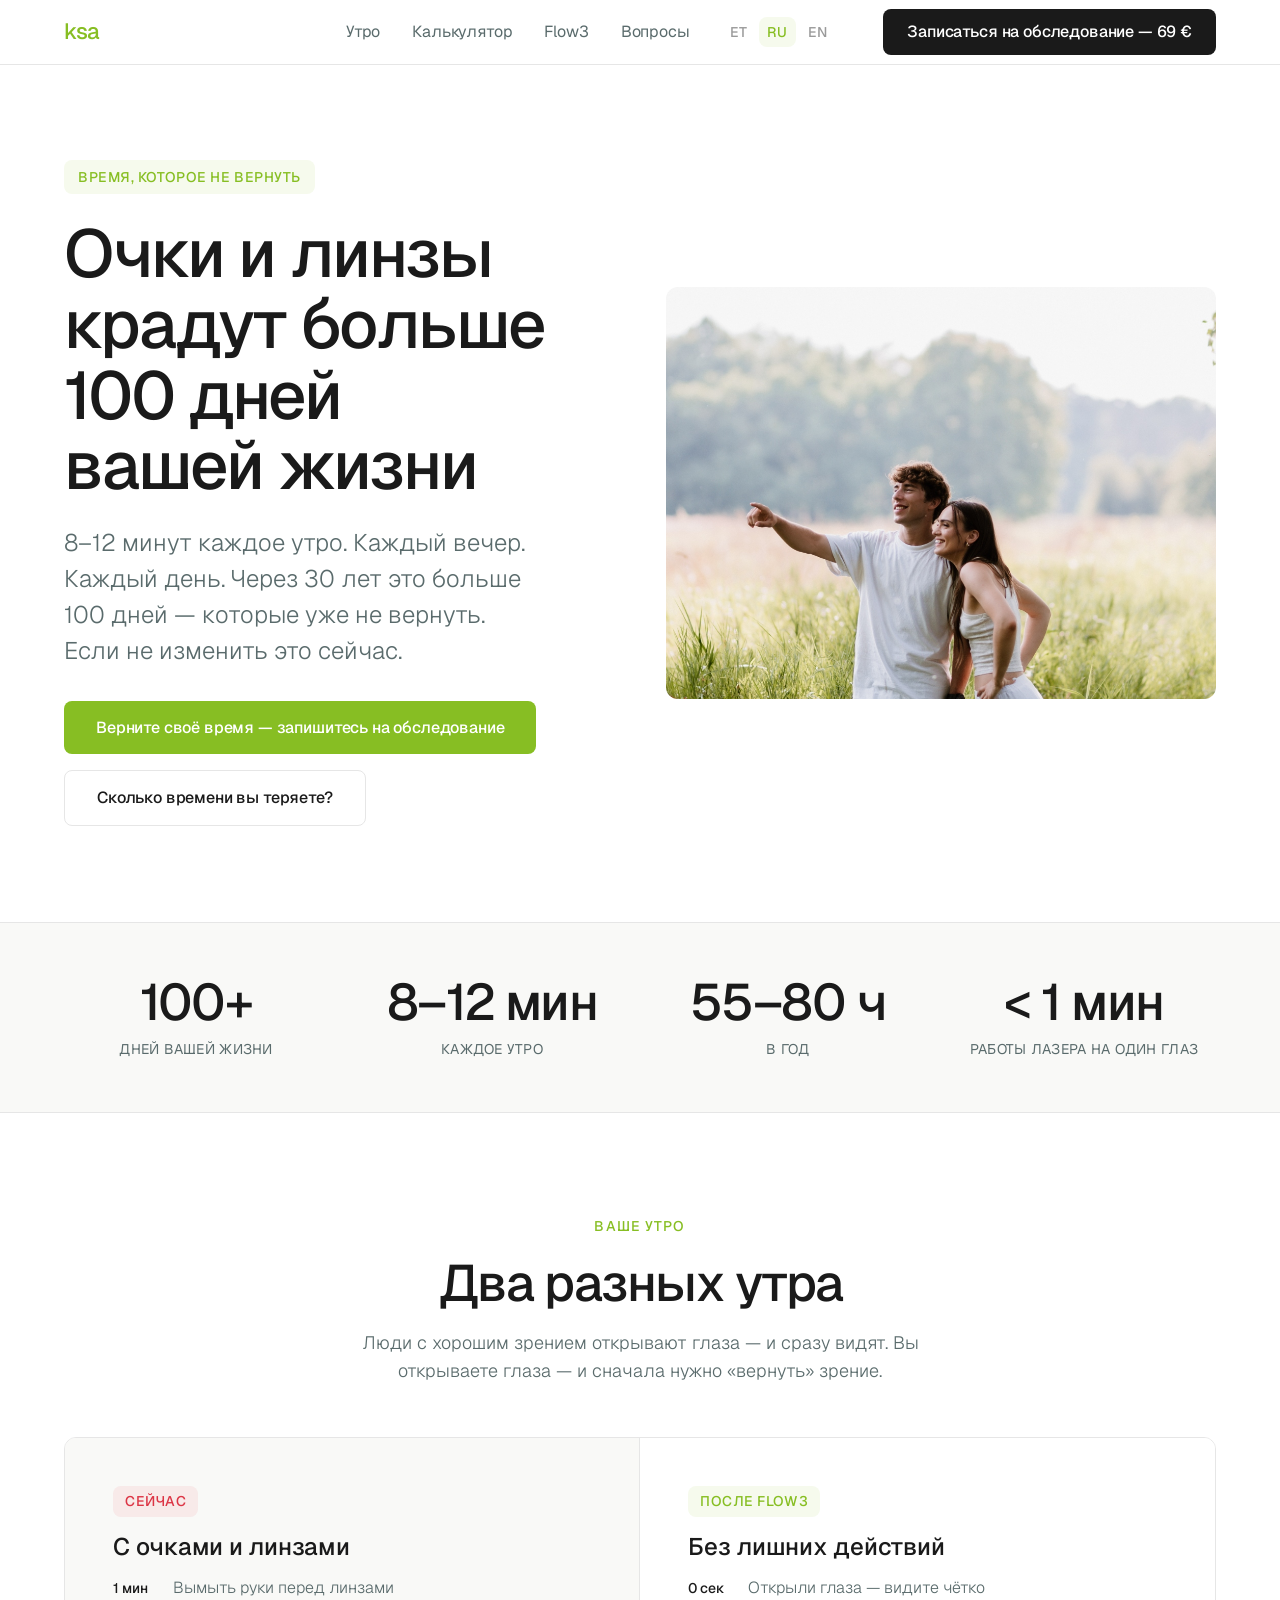
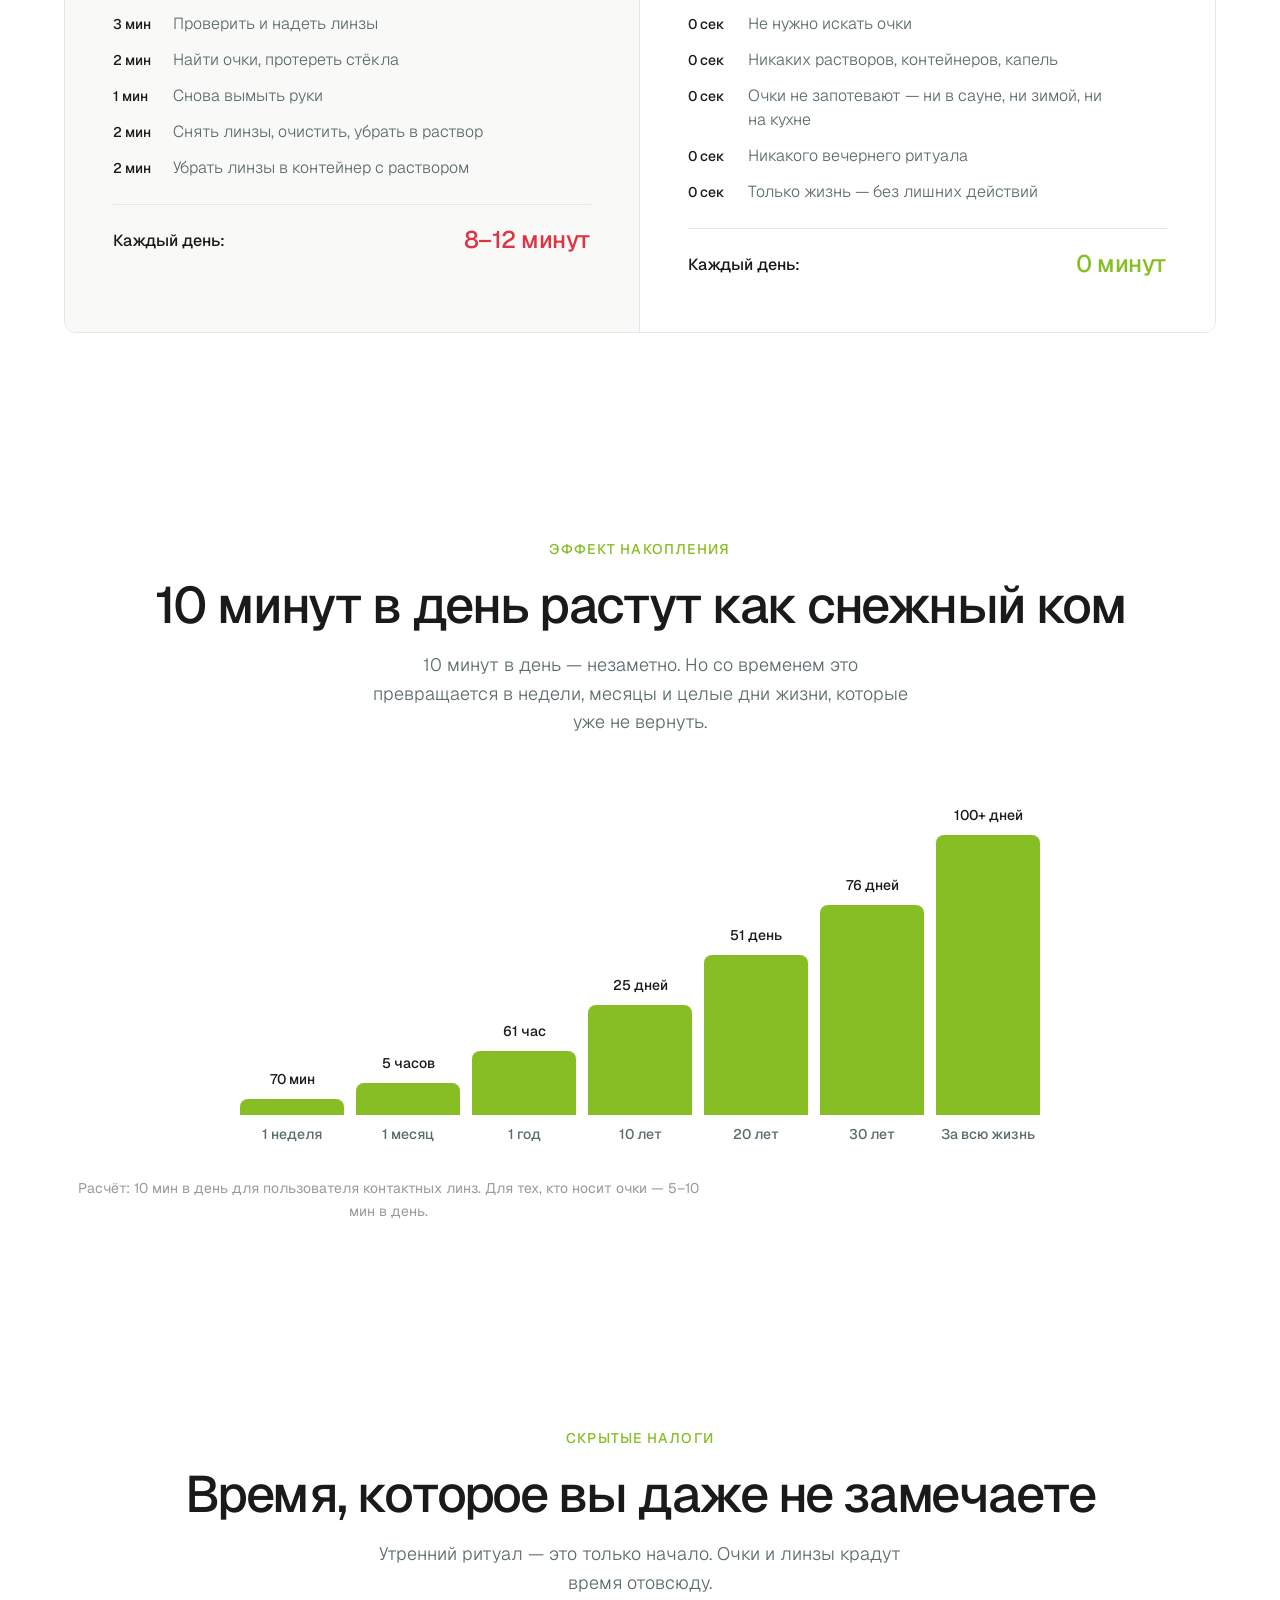
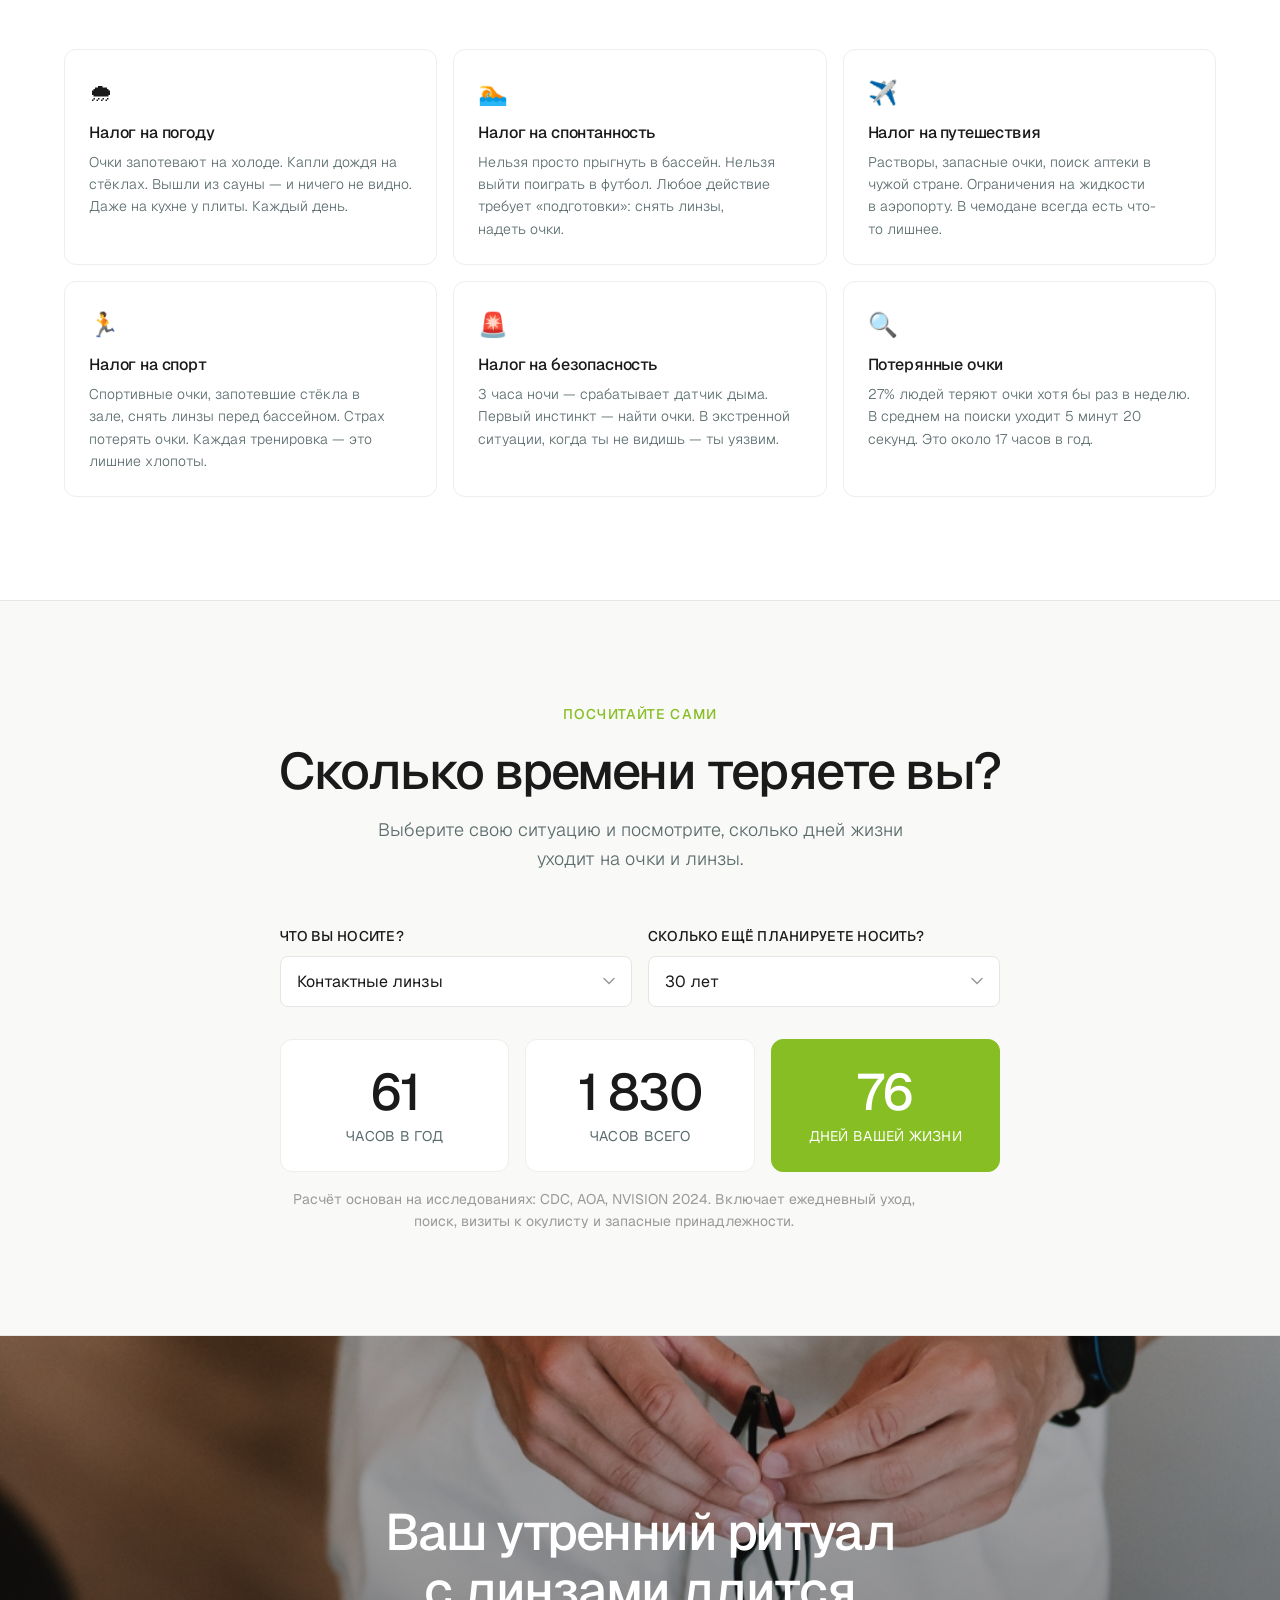
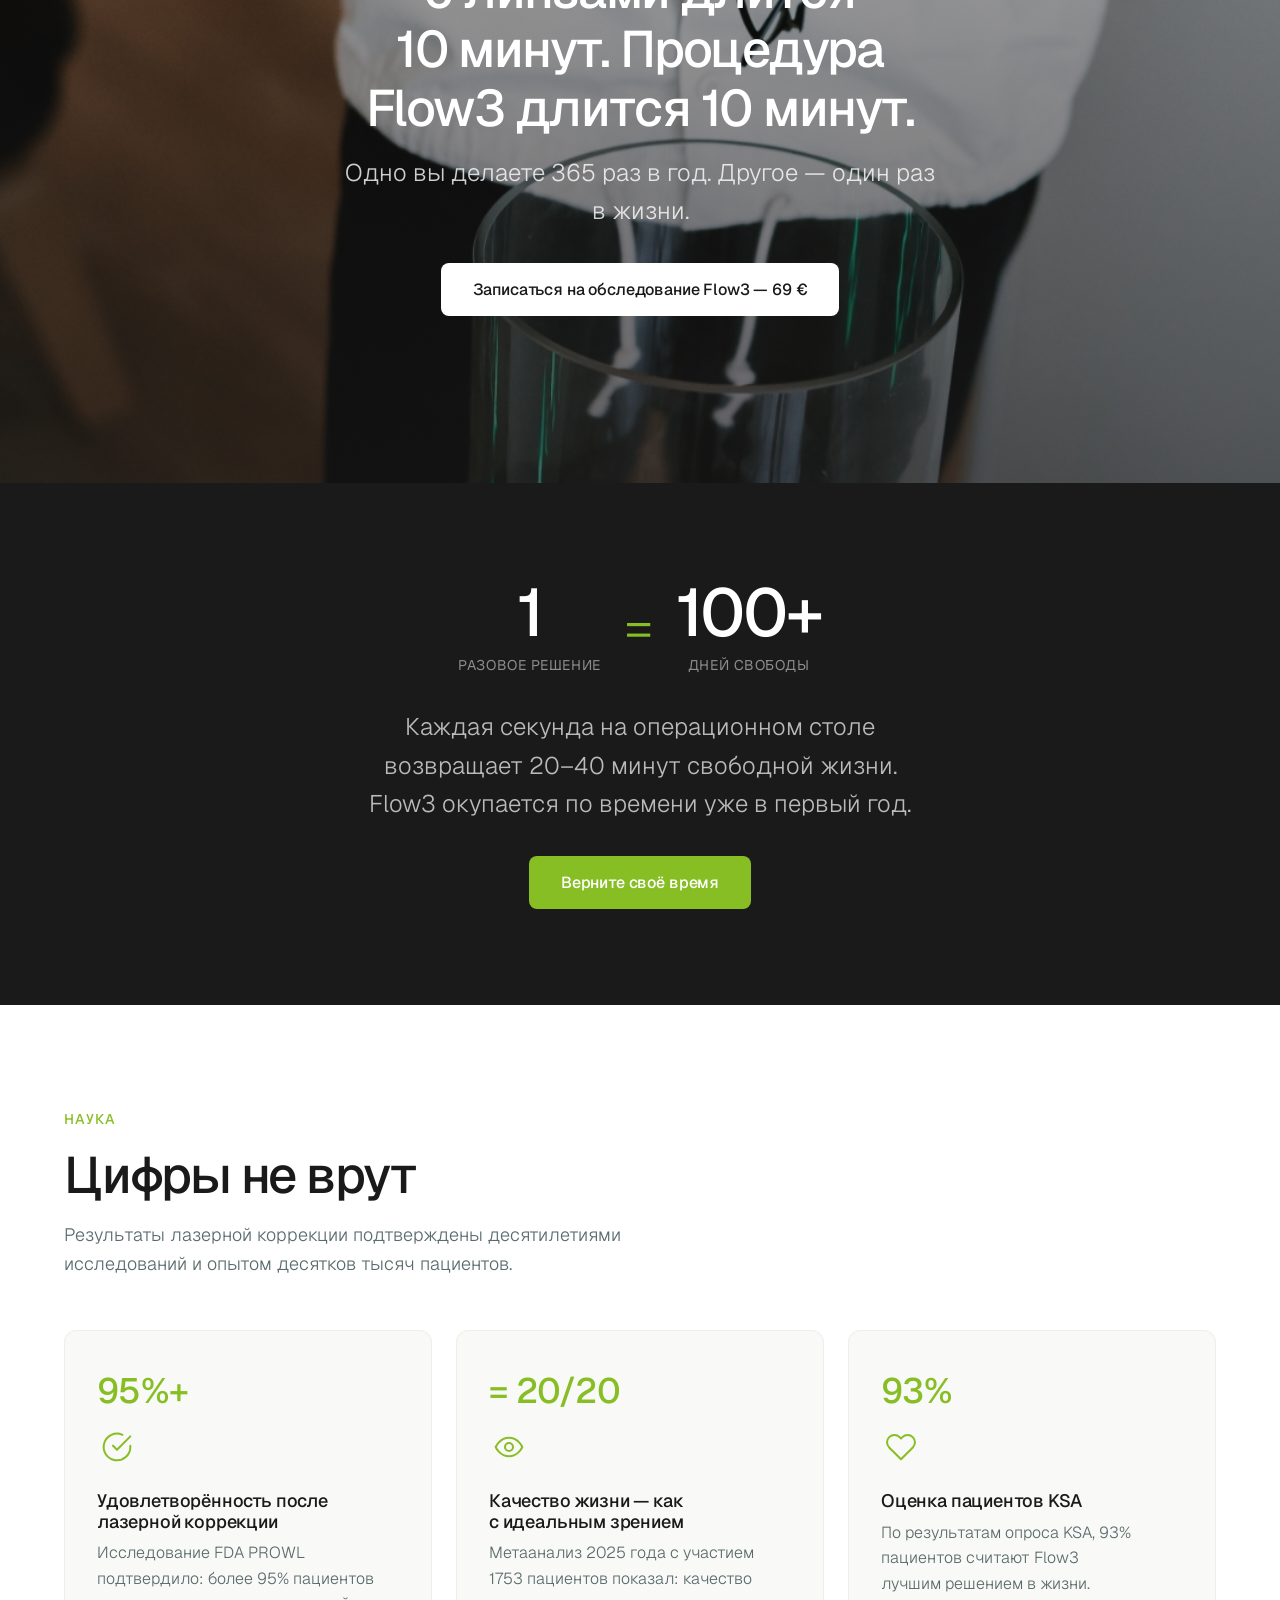
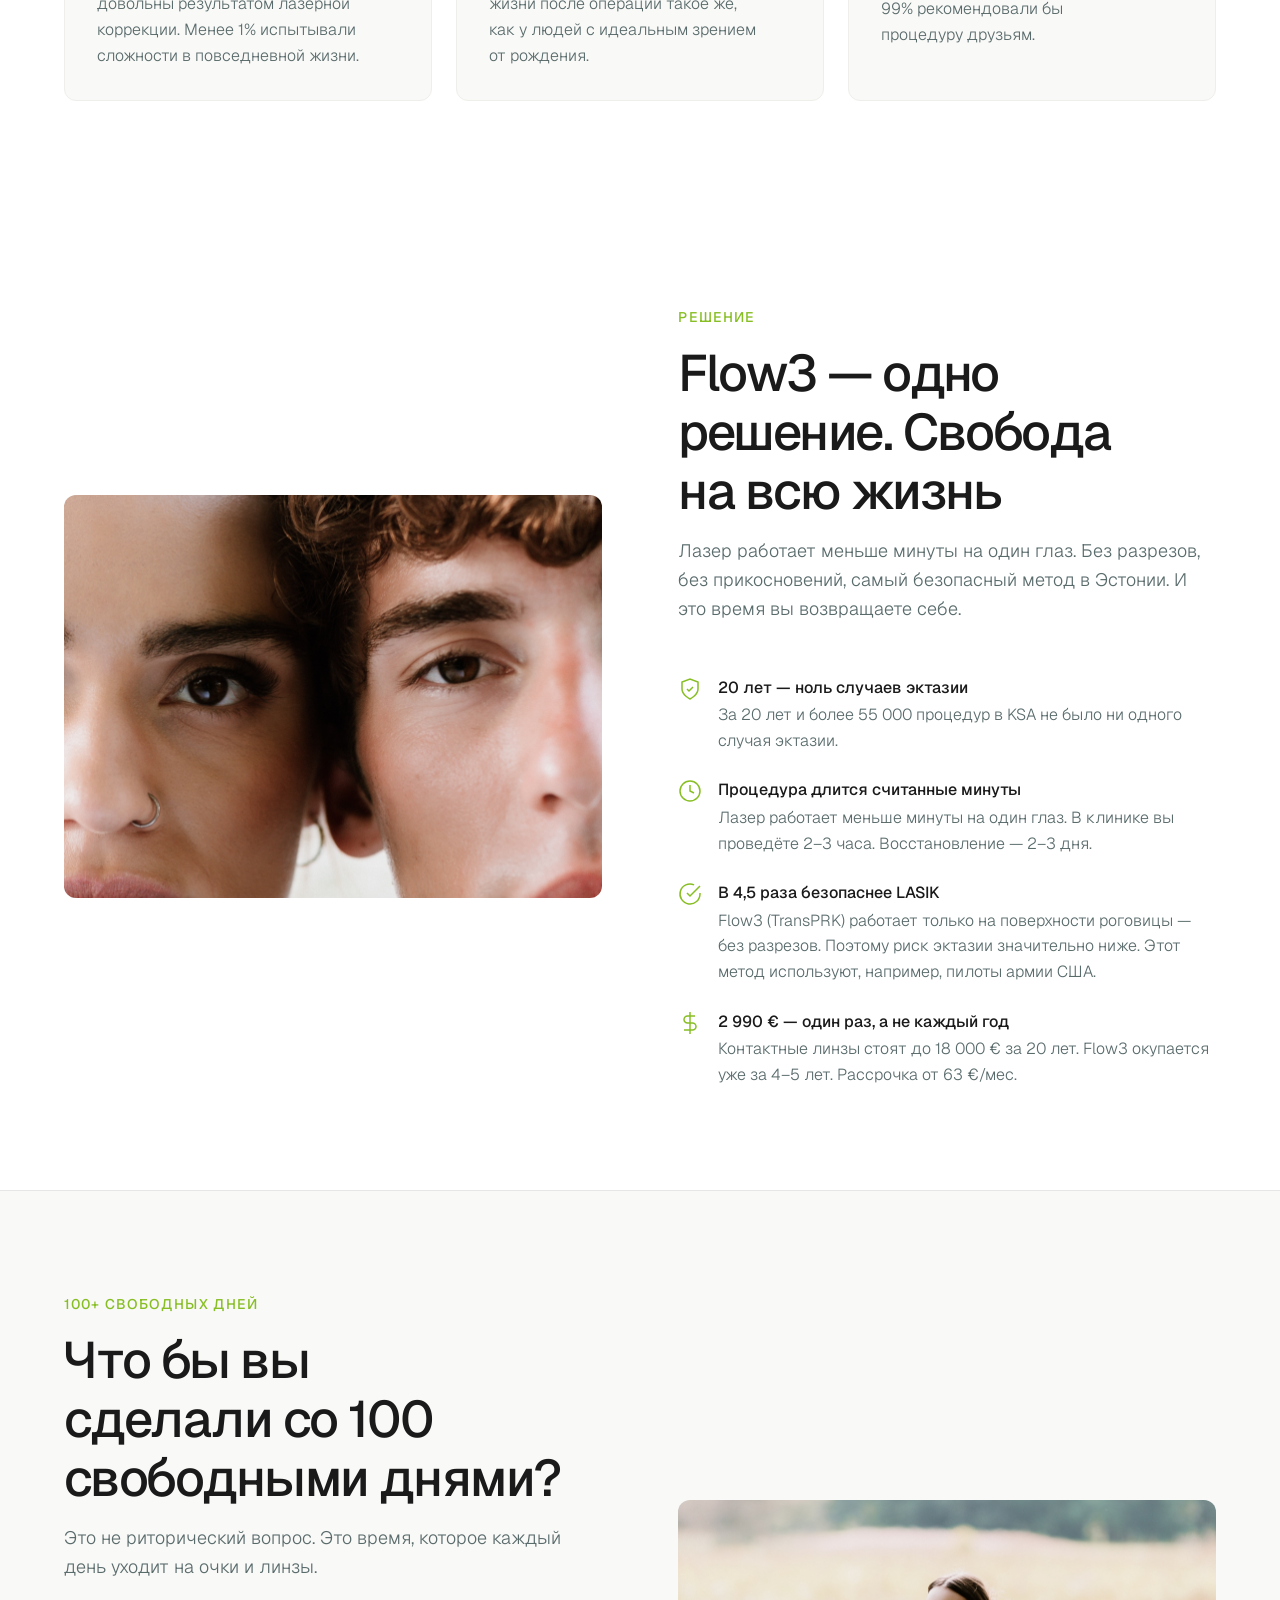
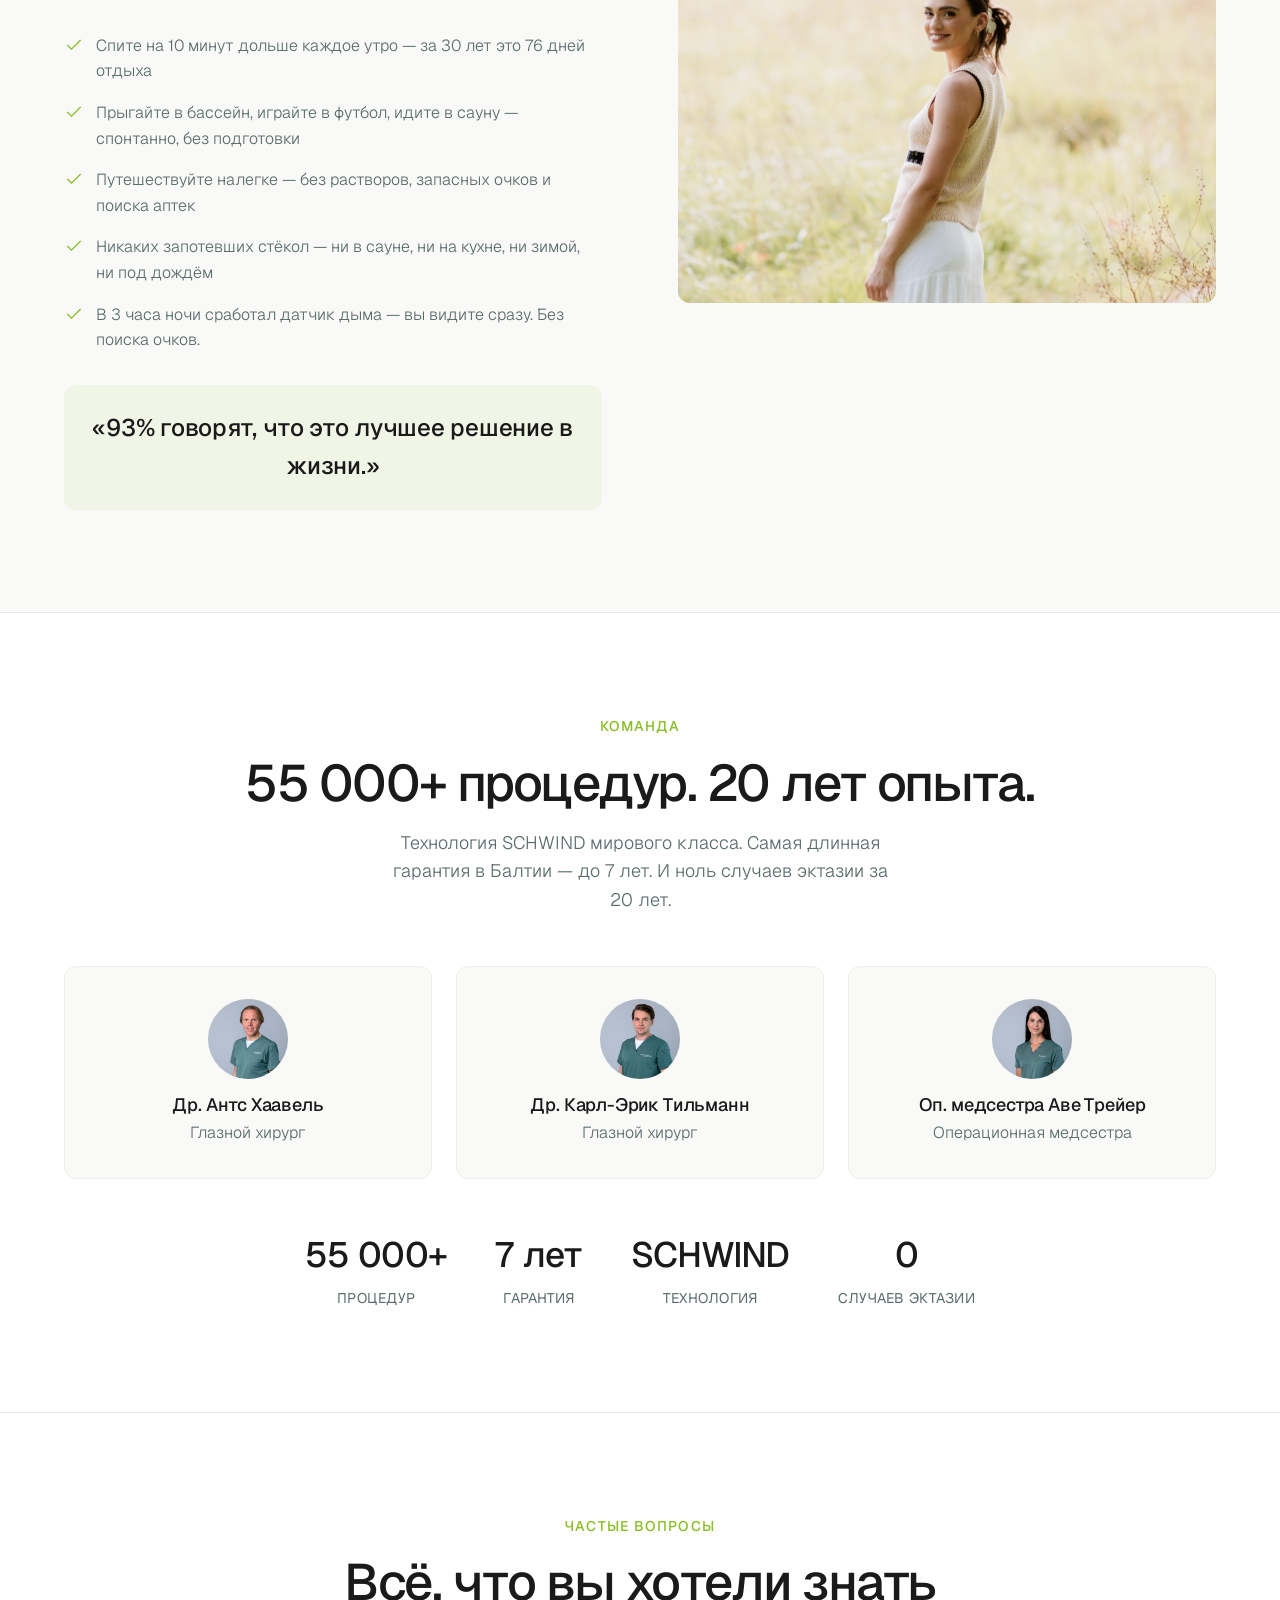
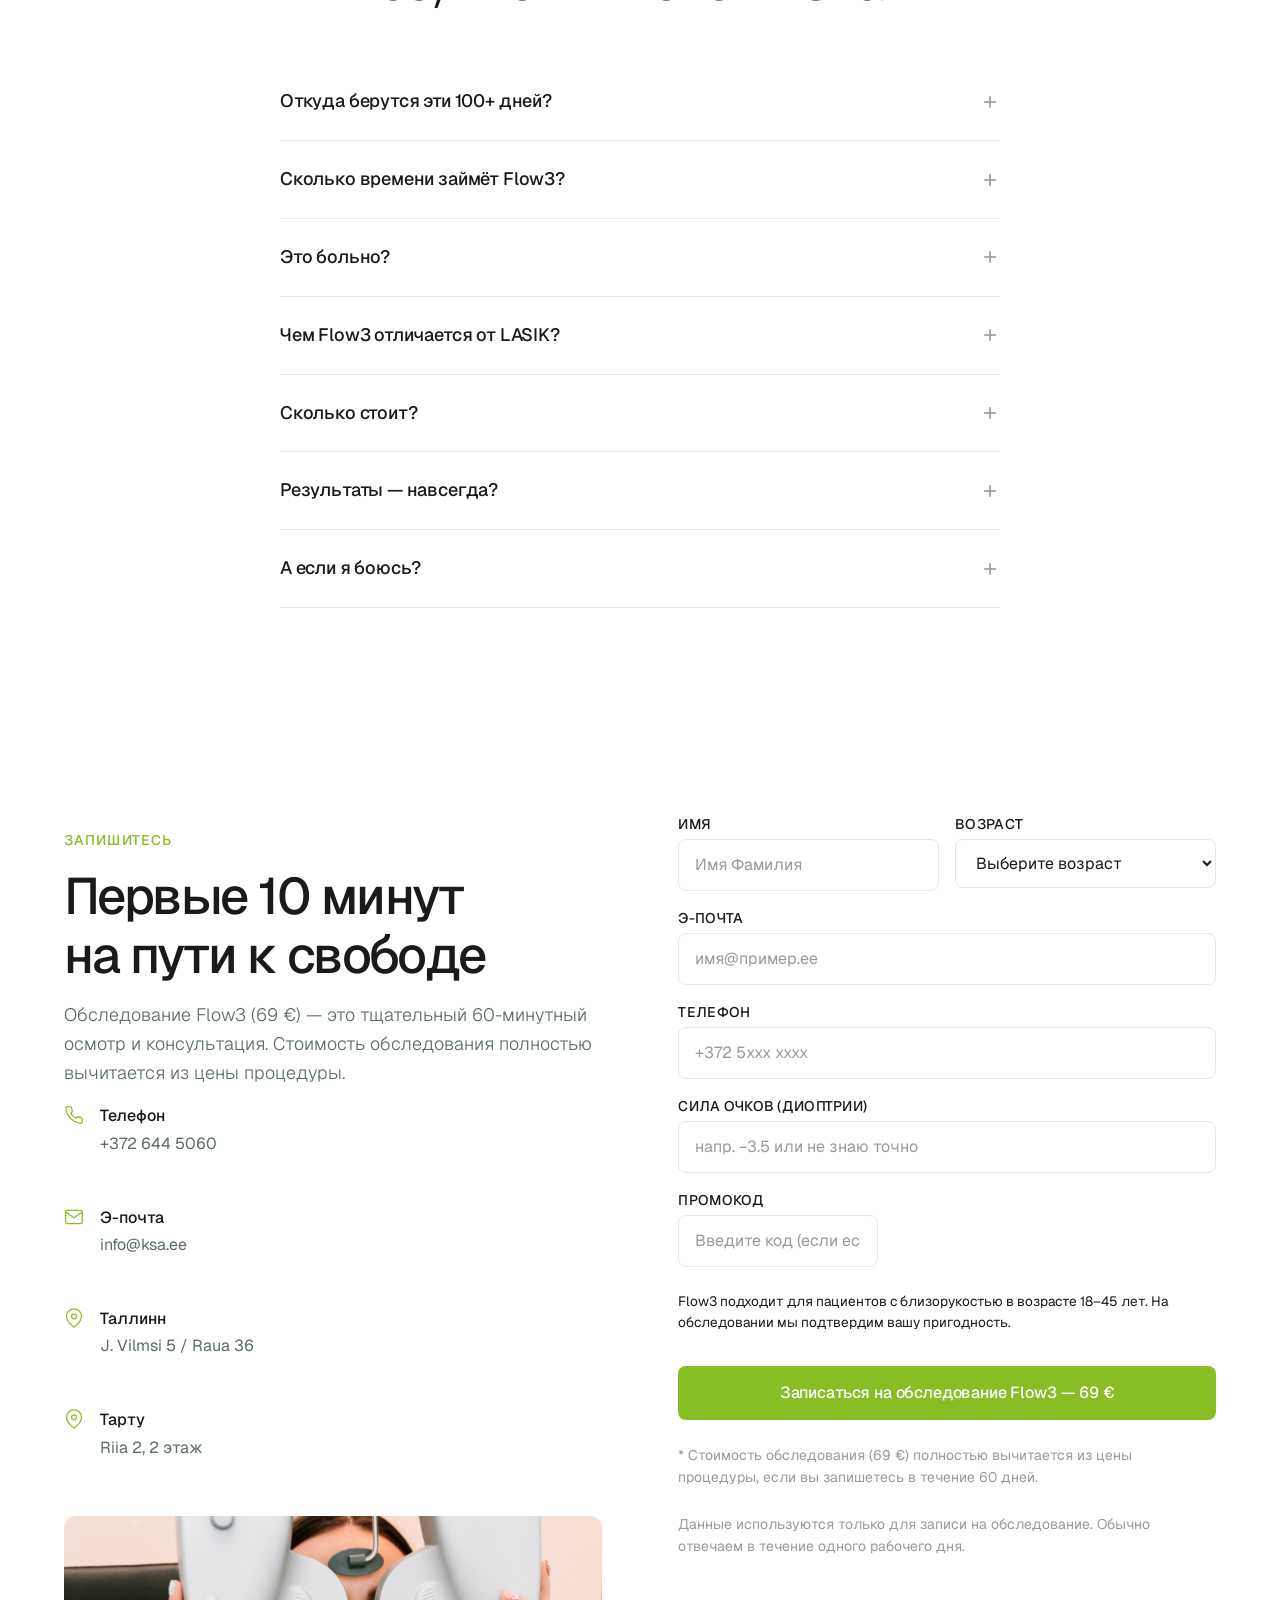
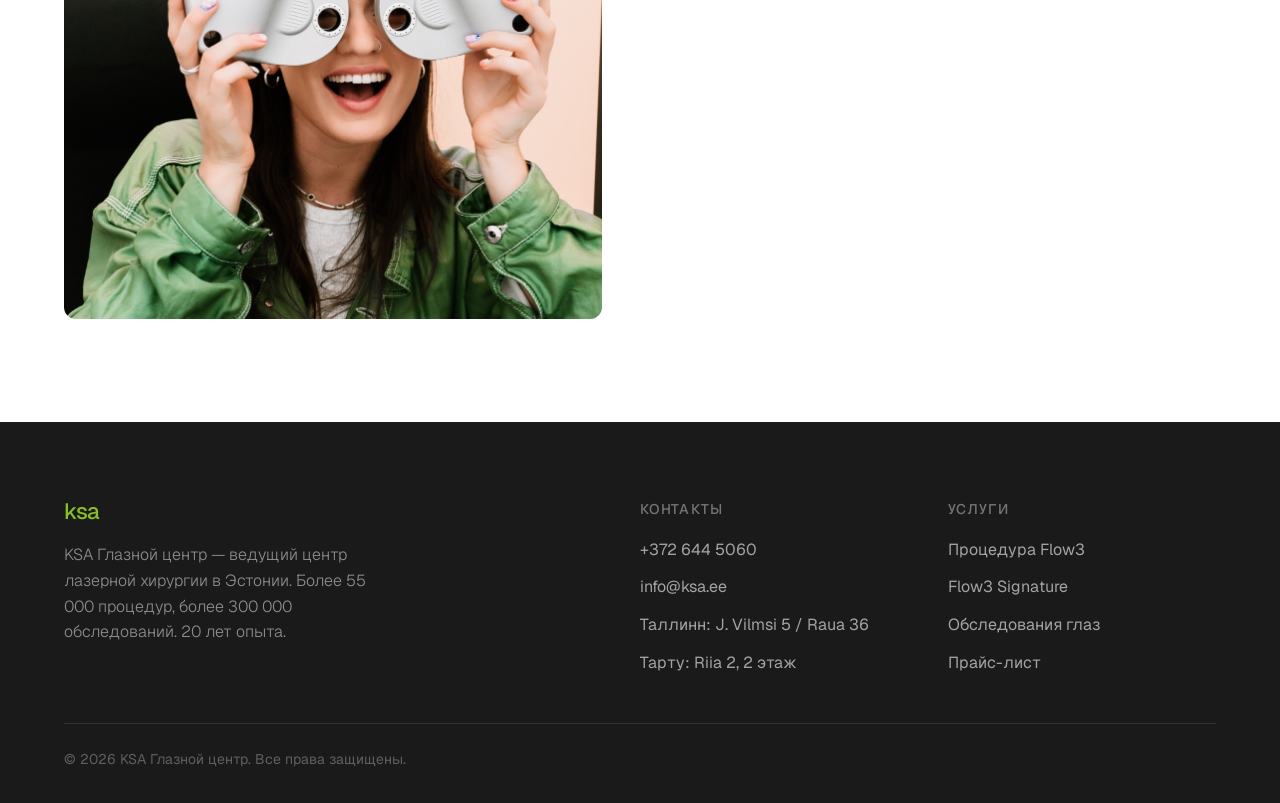
<file: ru.html>
<!DOCTYPE html>
<html lang="ru">
<head>
<!-- Google Tag Manager -->
<script>(function(w,d,s,l,i){w[l]=w[l]||[];w[l].push({'gtm.start':
new Date().getTime(),event:'gtm.js'});var f=d.getElementsByTagName(s)[0],
j=d.createElement(s),dl=l!='dataLayer'?'&l='+l:'';j.async=true;j.src=
'https://www.googletagmanager.com/gtm.js?id='+i+dl;f.parentNode.insertBefore(j,f);
})(window,document,'script','dataLayer','GTM-KCZVRJ8');</script>
<!-- End Google Tag Manager -->
<!-- Google Ads tag (gtag.js) -->
<script async src="https://www.googletagmanager.com/gtag/js?id=AW-18030087653"></script>
<script>
window.dataLayer = window.dataLayer || [];
function gtag(){dataLayer.push(arguments);}
gtag('js', new Date());
gtag('config', 'AW-18030087653');
</script>
<meta charset="UTF-8">
<meta name="viewport" content="width=device-width, initial-scale=1.0">
<title>100+ дней вашей жизни — KSA Глазной центр | Лазерная коррекция Flow3</title>
<meta name="description" content="Очки и линзы крадут больше 100 дней вашей жизни. 10 минут каждое утро × 30 лет = 76 полных дней. Flow3 вернёт это время.">
<meta property="og:title" content="100+ дней вашей жизни — KSA Глазной центр | Flow3">
<meta property="og:description" content="Каждое утро на очки и линзы уходит 8–12 минут. За жизнь это больше 100 дней. Flow3 вернёт это время.">
<meta property="og:type" content="website">

<link rel="preconnect" href="https://fonts.googleapis.com">
<link rel="preconnect" href="https://fonts.gstatic.com" crossorigin>
<link href="https://fonts.googleapis.com/css2?family=Geist:wght@300;400;500;600&display=swap" rel="stylesheet">

<link rel="stylesheet" href="./base.css">
<link rel="stylesheet" href="./style.css">
<noscript><style>.reveal { opacity: 1 !important; transform: none !important; }</style></noscript>
<!-- Meta Pixel Code -->
<script>
!function(f,b,e,v,n,t,s)
{if(f.fbq)return;n=f.fbq=function(){n.callMethod?
n.callMethod.apply(n,arguments):n.queue.push(arguments)};
if(!f._fbq)f._fbq=n;n.push=n;n.loaded=!0;n.version="2.0";
n.queue=[];t=b.createElement(e);t.async=!0;
t.src=v;s=b.getElementsByTagName(e)[0];
s.parentNode.insertBefore(t,s)}(window, document,"script",
"https://connect.facebook.net/en_US/fbevents.js");
fbq("init", "116445785392738");
fbq("track", "PageView");
</script>
<noscript><img height="1" width="1" style="display:none"
src="https://www.facebook.com/tr?id=116445785392738&ev=PageView&noscript=1"/></noscript>
<!-- End Meta Pixel Code -->
<!-- KSA Silmakeskus Schema Markup — LLM & Search Optimization -->
<script type="application/ld+json">
{
  "@context": "https://schema.org",
  "@type": "MedicalOrganization",
  "name": "KSA Silmakeskus",
  "alternateName": ["KSA Eye Centre", "KSA Глазной Центр"],
  "url": "https://ksa.ee",
  "logo": "https://ksa.ee/logo.png",
  "description": "Estonia's leading laser eye surgery clinic. 55,000+ procedures, 0 ectasia cases in 20+ years. Flow3 SmartSurface touch-free laser vision correction.",
  "foundingDate": "2005",
  "telephone": "+372 644 5060",
  "email": "info@ksa.ee",
  "address": [
    {
      "@type": "PostalAddress",
      "streetAddress": "J. Vilmsi 5",
      "addressLocality": "Tallinn",
      "postalCode": "10126",
      "addressCountry": "EE"
    },
    {
      "@type": "PostalAddress",
      "streetAddress": "Riia 2, 2. korrus",
      "addressLocality": "Tartu",
      "addressCountry": "EE"
    }
  ],
  "geo": {
    "@type": "GeoCoordinates",
    "latitude": "59.4370",
    "longitude": "24.7636"
  },
  "openingHoursSpecification": {
    "@type": "OpeningHoursSpecification",
    "dayOfWeek": ["Monday","Tuesday","Wednesday","Thursday","Friday"],
    "opens": "09:00",
    "closes": "18:00"
  },
  "medicalSpecialty": "Ophthalmology",
  "availableService": [
    {
      "@type": "MedicalProcedure",
      "name": "Flow3 SmartSurface Laser Vision Correction",
      "alternateName": "Flow3",
      "procedureType": "NoninvasiveProcedure",
      "description": "Energy-optimized touch-free laser vision correction using 25-50% less energy than competitors. No incision, no flap. Clear vision next day.",
      "howPerformed": "SCHWIND AMARIS laser reshapes cornea surface without touching it. Procedure takes under 1 minute per eye.",
      "preparation": "60-minute comprehensive eye examination (€69, fully deducted from procedure cost)",
      "followup": "Up to 7-year guarantee — longest in the Baltics",
      "status": "https://schema.org/ActiveActionStatus",
      "offers": [
        {
          "@type": "Offer",
          "name": "Flow3 Standard",
          "price": "2990",
          "priceCurrency": "EUR",
          "description": "Both eyes. Instalment from €63/month via Inbank or LHV."
        },
        {
          "@type": "Offer",
          "name": "Flow3 Signature",
          "price": "3990",
          "priceCurrency": "EUR"
        },
        {
          "@type": "Offer",
          "name": "Flow3 Eye Examination",
          "price": "69",
          "priceCurrency": "EUR",
          "description": "60-minute comprehensive exam. 100% deducted from procedure price if patient proceeds within 60 days."
        }
      ]
    }
  ],
  "employee": [
    {
      "@type": "Physician",
      "name": "Dr. Ants Haavel",
      "jobTitle": "CEO and Ophthalmic Surgeon",
      "description": "20+ years experience in laser eye surgery. Performed 55,000+ procedures with 0 ectasia cases."
    },
    {
      "@type": "Physician",
      "name": "Dr. Karl-Erik Tillmann",
      "jobTitle": "Ophthalmic Surgeon"
    }
  ],
  "aggregateRating": {
    "@type": "AggregateRating",
    "ratingValue": "4.9",
    "reviewCount": "2500",
    "bestRating": "5"
  },
  "sameAs": [
    "https://www.facebook.com/KSASilmakeskus",
    "https://www.instagram.com/ksa_silmakeskus"
  ],
  "hasCredential": {
    "@type": "EducationalOccupationalCredential",
    "credentialCategory": "Medical License",
    "description": "55,000+ laser procedures performed. Zero ectasia cases in 20+ year history. SCHWIND certified centre."
  },
  "keywords": "laser eye surgery Estonia, Flow3, silma laseroperatsioon, лазерная коррекция зрения Таллинн, SmartSurface, touch-free laser, KSA Silmakeskus"
}
</script>

<!-- SEO: Canonical + hreflang -->
<link rel="canonical" href="https://timetax.ksa.ee/ru">
<link rel="alternate" hreflang="et" href="https://timetax.ksa.ee/">
<link rel="alternate" hreflang="ru" href="https://timetax.ksa.ee/ru">
<link rel="alternate" hreflang="en" href="https://timetax.ksa.ee/en">
<link rel="alternate" hreflang="x-default" href="https://timetax.ksa.ee/">

<!-- SEO: OG improvements -->
<meta property="og:url" content="https://timetax.ksa.ee/ru">
<meta property="og:site_name" content="KSA Silmakeskus">
<meta name="twitter:card" content="summary_large_image">

<!-- SEO: Schema.org JSON-LD -->
<script type="application/ld+json">
{
  "@context": "https://schema.org",
  "@graph": [
    {
      "@type": ["MedicalBusiness", "LocalBusiness"],
      "@id": "https://ksa.ee/#organization",
      "name": "KSA Silmakeskus",
      "alternateName": "KSA Eye Clinic",
      "url": "https://ksa.ee",
      "description": "Estonia's leading laser eye surgery clinic. Flow3 SmartSurface touch-free vision correction. 55,000+ procedures, 0 ectasia cases in 20+ years.",
      "address": {
        "@type": "PostalAddress",
        "streetAddress": "Raua 36",
        "addressLocality": "Tallinn",
        "addressRegion": "Harjumaa",
        "postalCode": "10124",
        "addressCountry": "EE"
      },
      "geo": {
        "@type": "GeoCoordinates",
        "latitude": 59.4323,
        "longitude": 24.7546
      },
      "medicalSpecialty": "Ophthalmology",
      "priceRange": "€€",
      "currenciesAccepted": "EUR",
      "sameAs": ["https://ksa.ee"]
    },
    {
      "@type": "WebPage",
      "@id": "https://timetax.ksa.ee/ru#webpage",
      "url": "https://timetax.ksa.ee/ru",
      "name": "100+ дней вашей жизни — KSA Глазной центр | Лазерная коррекция Flow3",
      "description": "Очки и линзы крадут больше 100 дней вашей жизни. 10 минут каждое утро × 30 лет = 76 полных дней. Flow3 вернёт это время.",
      "inLanguage": "ru-RU",
      "isPartOf": {"@id": "https://ksa.ee/#organization"},
      "about": {"@id": "https://ksa.ee/#organization"},
      "breadcrumb": {"@id": "https://timetax.ksa.ee/#breadcrumb"}
    },
    {
      "@type": "BreadcrumbList",
      "@id": "https://timetax.ksa.ee/#breadcrumb",
      "itemListElement": [
        {
          "@type": "ListItem",
          "position": 1,
          "name": "KSA Silmakeskus",
          "item": "https://ksa.ee"
        },
        {
          "@type": "ListItem",
          "position": 2,
          "name": "Ajakulu",
          "item": "https://timetax.ksa.ee/"
        }
      ]
    },
    {
      "@type": "FAQPage",
      "mainEntity": [
        {
          "@type": "Question",
          "name": "Откуда берутся эти 100+ дней?",
          "acceptedAnswer": {
            "@type": "Answer",
            "text": "Пользователи контактных линз тратят на ежедневный уход 55–80 часов в год. За 30 лет — 1 650–2 400 часов, то есть 69–100 полных дней. У очкариков 38–73 часа в год."
          }
        },
        {
          "@type": "Question",
          "name": "Сколько времени займёт Flow3?",
          "acceptedAnswer": {
            "@type": "Answer",
            "text": "Обследование — 60 минут. День процедуры в клинике — 1–1,5 часа. Сам лазер — меньше минуты на глаз. Через 7 дней — возврат к тренировкам."
          }
        },
        {
          "@type": "Question",
          "name": "Это больно?",
          "acceptedAnswer": {
            "@type": "Answer",
            "text": "Сама процедура безболезненна — глаз обезболивается каплями. После процедуры 2–3 дня может быть лёгкий дискомфорт и чувствительность к свету."
          }
        },
        {
          "@type": "Question",
          "name": "Сколько стоит?",
          "acceptedAnswer": {
            "@type": "Answer",
            "text": "Процедура Flow3 стоит 2 990 € (оба глаза). Обследование — 69 €, полностью вычитается из стоимости, если запишетесь в течение 60 дней. Рассрочка от 63 €/мес (9,9% годовых)."
          }
        },
        {
          "@type": "Question",
          "name": "Результаты — навсегда?",
          "acceptedAnswer": {
            "@type": "Answer",
            "text": "Да. Долгосрочные исследования подтверждают стабильность результатов поверхностной лазерной коррекции. KSA предоставляет гарантию до 7 лет — самую длинную в Балтии."
          }
        }
      ]
    }
  ]
}
</script>

</head>
<body>
<!-- Google Tag Manager (noscript) -->
<noscript><iframe src="https://www.googletagmanager.com/ns.html?id=GTM-KCZVRJ8" height="0" width="0" style="display:none;visibility:hidden"></iframe></noscript>
<!-- End Google Tag Manager (noscript) -->

<!-- ===== HEADER ===== -->
<header class="header" id="header">
  <div class="container header__inner">
    <a href="https://ksa.ee" target="_blank" rel="noopener noreferrer" class="header__logo" aria-label="KSA Глазной центр">
      <svg viewBox="0 0 120 48" fill="none" xmlns="http://www.w3.org/2000/svg" aria-hidden="true">
        <text x="0" y="36" font-family="Geist, sans-serif" font-weight="500" font-size="38" fill="#87be23" letter-spacing="-2">ksa</text>
      </svg>
    </a>
    <nav class="header__nav" id="mainNav">
      <a href="#hommik">Утро</a>
      <a href="#kalkulaator">Калькулятор</a>
      <a href="#lahendus">Flow3</a>
      <a href="#kkk">Вопросы</a>
      <div class="lang-switch">
        <a href="/">ET</a>
        <a href="/ru" class="active">RU</a>
        <a href="/en">EN</a>
      </div>
      <a href="#broneeri" class="header__cta">Записаться на обследование — 69 €</a>
    </nav>
    <button class="mobile-toggle" id="mobileToggle" aria-label="Меню">
      <span></span><span></span><span></span>
    </button>
  </div>
</header>

<!-- ===== 1. HERO ===== -->
<section class="hero">
  <div class="container">
    <div class="hero__grid">
      <div class="hero__content">
        <div class="hero__badge">Время, которое не вернуть</div>
        <h1 class="hero__title">Очки и линзы крадут больше 100 дней вашей жизни</h1>
        <p class="hero__subtitle">8–12 минут каждое утро. Каждый вечер. Каждый день. Через 30 лет это больше 100 дней — которые уже не вернуть. Если не изменить это сейчас.</p>
        <div class="hero__actions">
          <a href="#broneeri" class="btn btn--primary">Верните своё время — запишитесь на обследование</a>
          <a href="#hommik" class="btn btn--outline">Сколько времени вы теряете?</a>
        </div>
      </div>
      <div class="hero__image">
        <img src="./assets/couple-field.jpg" alt="Молодая пара на природе — свободное время без забот об очках" loading="eager" width="800" height="600">
      </div>
    </div>
  </div>
</section>

<!-- ===== 2. STATS BAR ===== -->
<section class="stats">
  <div class="container">
    <div class="stats__grid">
      <div class="stats__item reveal">
        <div class="stats__number">100+</div>
        <div class="stats__label">дней вашей жизни</div>
      </div>
      <div class="stats__item reveal">
        <div class="stats__number">8–12 мин</div>
        <div class="stats__label">каждое утро</div>
      </div>
      <div class="stats__item reveal">
        <div class="stats__number">55–80 ч</div>
        <div class="stats__label">в год</div>
      </div>
      <div class="stats__item reveal">
        <div class="stats__number">&lt; 1 мин</div>
        <div class="stats__label">работы лазера на один глаз</div>
      </div>
    </div>
  </div>
</section>

<!-- ===== 3. THE MORNING — Split comparison ===== -->
<section class="morning" id="hommik">
  <div class="container">
    <div class="section__label" style="text-align:center;">Ваше утро</div>
    <h2 class="section__title" style="text-align:center;">Два разных утра</h2>
    <p class="section__subtitle" style="text-align:center;margin-left:auto;margin-right:auto;">Люди с хорошим зрением открывают глаза — и сразу видят.
Вы открываете глаза — и сначала нужно «вернуть» зрение.</p>

    <div class="morning__grid reveal">
      <div class="morning__side morning__side--before">
        <div class="morning__tag morning__tag--before">Сейчас</div>
        <h3 class="morning__title">С очками и линзами</h3>
        <ul class="morning__steps">
          <li class="morning__step">
            <span class="morning__step-time">1 мин</span>
            <span>Вымыть руки перед линзами</span>
          </li>
          <li class="morning__step">
            <span class="morning__step-time">3 мин</span>
            <span>Проверить и надеть линзы</span>
          </li>
          <li class="morning__step">
            <span class="morning__step-time">2 мин</span>
            <span>Найти очки, протереть стёкла</span>
          </li>
          <li class="morning__step">
            <span class="morning__step-time">1 мин</span>
            <span>Снова вымыть руки</span>
          </li>
          <li class="morning__step">
            <span class="morning__step-time">2 мин</span>
            <span>Снять линзы, очистить, убрать в раствор</span>
          </li>
          <li class="morning__step">
            <span class="morning__step-time">2 мин</span>
            <span>Убрать линзы в контейнер с раствором</span>
          </li>
        </ul>
        <div class="morning__total">
          <span class="morning__total-label">Каждый день:</span>
          <span class="morning__total-value morning__total-value--red">8–12 минут</span>
        </div>
      </div>
      <div class="morning__side morning__side--after">
        <div class="morning__tag morning__tag--after">После Flow3</div>
        <h3 class="morning__title">Без лишних действий</h3>
        <ul class="morning__steps">
          <li class="morning__step">
            <span class="morning__step-time">0 сек</span>
            <span>Открыли глаза — видите чётко</span>
          </li>
          <li class="morning__step">
            <span class="morning__step-time">0 сек</span>
            <span>Не нужно искать очки</span>
          </li>
          <li class="morning__step">
            <span class="morning__step-time">0 сек</span>
            <span>Никаких растворов, контейнеров, капель</span>
          </li>
          <li class="morning__step">
            <span class="morning__step-time">0 сек</span>
            <span>Очки не запотевают — ни в сауне, ни зимой, ни на кухне</span>
          </li>
          <li class="morning__step">
            <span class="morning__step-time">0 сек</span>
            <span>Никакого вечернего ритуала</span>
          </li>
          <li class="morning__step">
            <span class="morning__step-time">0 сек</span>
            <span>Только жизнь — без лишних действий</span>
          </li>
        </ul>
        <div class="morning__total">
          <span class="morning__total-label">Каждый день:</span>
          <span class="morning__total-value morning__total-value--green">0 минут</span>
        </div>
      </div>
    </div>
  </div>
</section>

<!-- ===== 4. THE COMPOUND EFFECT ===== -->
<section class="compound" id="liitintress">
  <div class="container">
    <div class="section__label" style="text-align:center;">Эффект накопления</div>
    <h2 class="section__title" style="text-align:center;">10 минут в день растут как снежный ком</h2>
    <p class="section__subtitle" style="text-align:center;margin-left:auto;margin-right:auto;">10 минут в день — незаметно. Но со временем это превращается в недели, месяцы и целые дни жизни, которые уже не вернуть.</p>

    <div class="compound__track reveal">
      <div class="compound__bar">
        <div class="compound__bar-value">70 мин</div>
        <div class="compound__fill" style="height:16px;"></div>
        <div class="compound__bar-label">1 неделя</div>
      </div>
      <div class="compound__bar">
        <div class="compound__bar-value">5 часов</div>
        <div class="compound__fill" style="height:32px;"></div>
        <div class="compound__bar-label">1 месяц</div>
      </div>
      <div class="compound__bar">
        <div class="compound__bar-value">61 час</div>
        <div class="compound__fill" style="height:64px;"></div>
        <div class="compound__bar-label">1 год</div>
      </div>
      <div class="compound__bar">
        <div class="compound__bar-value">25 дней</div>
        <div class="compound__fill" style="height:110px;"></div>
        <div class="compound__bar-label">10 лет</div>
      </div>
      <div class="compound__bar">
        <div class="compound__bar-value">51 день</div>
        <div class="compound__fill" style="height:160px;"></div>
        <div class="compound__bar-label">20 лет</div>
      </div>
      <div class="compound__bar">
        <div class="compound__bar-value">76 дней</div>
        <div class="compound__fill" style="height:210px;"></div>
        <div class="compound__bar-label">30 лет</div>
      </div>
      <div class="compound__bar">
        <div class="compound__bar-value">100+ дней</div>
        <div class="compound__fill" style="height:280px;background:var(--color-accent);"></div>
        <div class="compound__bar-label">За всю жизнь</div>
      </div>
    </div>
    <p style="text-align:center;font-size:var(--text-xs);color:var(--color-text-muted);margin-top:var(--space-4);">Расчёт: 10 мин в день для пользователя контактных линз. Для тех, кто носит очки — 5–10 мин в день.</p>
  </div>
</section>

<!-- ===== 5. INVISIBLE COSTS / TAX CARDS ===== -->
<section class="tax-cards" id="varjatud">
  <div class="container">
    <div class="section__label" style="text-align:center;">Скрытые налоги</div>
    <h2 class="section__title" style="text-align:center;">Время, которое вы даже не замечаете</h2>
    <p class="section__subtitle" style="text-align:center;margin-left:auto;margin-right:auto;">Утренний ритуал — это только начало. Очки и линзы крадут время отовсюду.</p>

    <div class="tax-cards__grid">
      <div class="tax-card reveal">
        <div class="tax-card__emoji">🌧</div>
        <h3 class="tax-card__title">Налог на погоду</h3>
        <p class="tax-card__text">Очки запотевают на холоде. Капли дождя на стёклах. Вышли из сауны — и ничего не видно. Даже на кухне у плиты. Каждый день.</p>
      </div>
      <div class="tax-card reveal">
        <div class="tax-card__emoji">🏊</div>
        <h3 class="tax-card__title">Налог на спонтанность</h3>
        <p class="tax-card__text">Нельзя просто прыгнуть в бассейн. Нельзя выйти поиграть в футбол. Любое действие требует «подготовки»: снять линзы, надеть очки.</p>
      </div>
      <div class="tax-card reveal">
        <div class="tax-card__emoji">✈️</div>
        <h3 class="tax-card__title">Налог на путешествия</h3>
        <p class="tax-card__text">Растворы, запасные очки, поиск аптеки в чужой стране. Ограничения на жидкости в аэропорту. В чемодане всегда есть что-то лишнее.</p>
      </div>
      <div class="tax-card reveal">
        <div class="tax-card__emoji">🏃</div>
        <h3 class="tax-card__title">Налог на спорт</h3>
        <p class="tax-card__text">Спортивные очки, запотевшие стёкла в зале, снять линзы перед бассейном. Страх потерять очки. Каждая тренировка — это лишние хлопоты.</p>
      </div>
      <div class="tax-card reveal">
        <div class="tax-card__emoji">🚨</div>
        <h3 class="tax-card__title">Налог на безопасность</h3>
        <p class="tax-card__text">3 часа ночи — срабатывает датчик дыма. Первый инстинкт — найти очки. В экстренной ситуации, когда ты не видишь — ты уязвим.</p>
      </div>
      <div class="tax-card reveal">
        <div class="tax-card__emoji">🔍</div>
        <h3 class="tax-card__title">Потерянные очки</h3>
        <p class="tax-card__text">27% людей теряют очки хотя бы раз в неделю. В среднем на поиски уходит 5 минут 20 секунд. Это около 17 часов в год.</p>
      </div>
    </div>
  </div>
</section>

<!-- ===== 6. TIME TAX CALCULATOR ===== -->
<section class="calculator" id="kalkulaator">
  <div class="container">
    <div class="section__label" style="text-align:center;">Посчитайте сами</div>
    <h2 class="section__title" style="text-align:center;">Сколько времени теряете вы?</h2>
    <p class="section__subtitle" style="text-align:center;margin-left:auto;margin-right:auto;">Выберите свою ситуацию и посмотрите, сколько дней жизни уходит на очки и линзы.</p>

    <div class="calculator__inner">
      <div class="calculator__controls">
        <div class="calculator__group">
          <label class="calculator__label" for="calcType">Что вы носите?</label>
          <select class="calculator__select" id="calcType">
            <option value="contacts">Контактные линзы</option>
            <option value="glasses">Очки</option>
            <option value="both">И то, и другое</option>
          </select>
        </div>
        <div class="calculator__group">
          <label class="calculator__label" for="calcYears">Сколько ещё планируете носить?</label>
          <select class="calculator__select" id="calcYears">
            <option value="10">10 лет</option>
            <option value="20">20 лет</option>
            <option value="30" selected>30 лет</option>
            <option value="40">40 лет</option>
          </select>
        </div>
      </div>
      <div class="calculator__result reveal">
        <div class="calculator__card">
          <div class="calculator__value" id="calcHoursYear">61</div>
          <div class="calculator__unit">часов в год</div>
        </div>
        <div class="calculator__card">
          <div class="calculator__value" id="calcTotalHours">1 830</div>
          <div class="calculator__unit">часов всего</div>
        </div>
        <div class="calculator__card calculator__card--accent">
          <div class="calculator__value" id="calcDays">76</div>
          <div class="calculator__unit">дней вашей жизни</div>
        </div>
      </div>
      <p style="text-align:center;font-size:var(--text-xs);color:var(--color-text-muted);margin-top:var(--space-4);">Расчёт основан на исследованиях: CDC, AOA, NVISION 2024. Включает ежедневный уход, поиск, визиты к окулисту и запасные принадлежности.</p>
    </div>
  </div>
</section>

<!-- ===== 7. THE 10-MINUTE TEST — Dramatic ===== -->
<section class="dramatic">
  <div class="dramatic__bg">
    <img src="./assets/glasses-vase.jpg" alt="Очки в вазе — момент свободы" loading="lazy" width="1600" height="900">
  </div>
  <div class="dramatic__overlay"></div>
  <div class="dramatic__content reveal">
    <h2 class="dramatic__title">Ваш утренний ритуал с линзами длится 10 минут. Процедура Flow3 длится 10 минут.</h2>
    <p class="dramatic__text">Одно вы делаете 365 раз в год. Другое — один раз в жизни.</p>
    <a href="#broneeri" class="btn btn--white">Записаться на обследование Flow3 — 69 €</a>
  </div>
</section>

<!-- ===== 8. THE EQUATION ===== -->
<section class="equation">
  <div class="container">
    <div class="equation__inner">
      <div class="equation__formula">
        <div class="equation__block">
          <div class="equation__number">1</div>
          <div class="equation__label">разовое решение</div>
        </div>
        <div class="equation__symbol">=</div>
        <div class="equation__block">
          <div class="equation__number">100+</div>
          <div class="equation__label">дней свободы</div>
        </div>
      </div>
      <p class="equation__tagline">Каждая секунда на операционном столе возвращает 20–40 минут свободной жизни. Flow3 окупается по времени уже в первый год.</p>
      <a href="#broneeri" class="btn btn--primary">Верните своё время</a>
    </div>
  </div>
</section>

<!-- ===== 9. THE SCIENCE ===== -->
<section class="benefits" id="teadus">
  <div class="container">
    <div class="section__label">Наука</div>
    <h2 class="section__title">Цифры не врут</h2>
    <p class="section__subtitle">Результаты лазерной коррекции подтверждены десятилетиями исследований и опытом десятков тысяч пациентов.</p>

    <div class="benefits__grid">
      <div class="benefit-card reveal">
        <div class="benefit-card__stat">95%+</div>
        <div class="benefit-card__icon">
          <svg width="32" height="32" viewBox="0 0 24 24" fill="none" stroke="currentColor" stroke-width="1.5" stroke-linecap="round" stroke-linejoin="round"><path d="M22 11.08V12a10 10 0 1 1-5.93-9.14"/><polyline points="22 4 12 14.01 9 11.01"/></svg>
        </div>
        <h3 class="benefit-card__title">Удовлетворённость после лазерной коррекции</h3>
        <p class="benefit-card__text">Исследование FDA PROWL подтвердило: более 95% пациентов довольны результатом лазерной коррекции. Менее 1% испытывали сложности в повседневной жизни.</p>
      </div>
      <div class="benefit-card reveal">
        <div class="benefit-card__stat">= 20/20</div>
        <div class="benefit-card__icon">
          <svg width="32" height="32" viewBox="0 0 24 24" fill="none" stroke="currentColor" stroke-width="1.5" stroke-linecap="round" stroke-linejoin="round"><path d="M2 12s3-7 10-7 10 7 10 7-3 7-10 7-10-7-10-7z"/><circle cx="12" cy="12" r="3"/></svg>
        </div>
        <h3 class="benefit-card__title">Качество жизни — как с идеальным зрением</h3>
        <p class="benefit-card__text">Метаанализ 2025 года с участием 1753 пациентов показал: качество жизни после операции такое же, как у людей с идеальным зрением от рождения.</p>
      </div>
      <div class="benefit-card reveal">
        <div class="benefit-card__stat">93%</div>
        <div class="benefit-card__icon">
          <svg width="32" height="32" viewBox="0 0 24 24" fill="none" stroke="currentColor" stroke-width="1.5" stroke-linecap="round" stroke-linejoin="round"><path d="M20.84 4.61a5.5 5.5 0 0 0-7.78 0L12 5.67l-1.06-1.06a5.5 5.5 0 0 0-7.78 7.78l1.06 1.06L12 21.23l7.78-7.78 1.06-1.06a5.5 5.5 0 0 0 0-7.78z"/></svg>
        </div>
        <h3 class="benefit-card__title">Оценка пациентов KSA</h3>
        <p class="benefit-card__text">По результатам опроса KSA, 93% пациентов считают Flow3 лучшим решением в жизни. 99% рекомендовали бы процедуру друзьям.</p>
      </div>
    </div>
  </div>
</section>

<!-- ===== 10. SOLUTION — Flow3 ===== -->
<section class="solution" id="lahendus">
  <div class="container">
    <div class="solution__grid">
      <div class="solution__image reveal">
        <img src="./assets/eyes-closeup.jpg" alt="Красивые глаза крупным планом — чёткое зрение после Flow3" loading="lazy" width="800" height="600">
      </div>
      <div>
        <div class="section__label">Решение</div>
        <h2 class="section__title">Flow3 — одно решение. Свобода на всю жизнь</h2>
        <p class="section__subtitle">Лазер работает меньше минуты на один глаз. Без разрезов, без прикосновений, самый безопасный метод в Эстонии. И это время вы возвращаете себе.</p>

        <div class="solution__features">
          <div class="solution__feature">
            <svg class="solution__feature-icon" viewBox="0 0 24 24" fill="none" stroke="currentColor" stroke-width="1.5"><path d="M12 22s8-4 8-10V5l-8-3-8 3v7c0 6 8 10 8 10z"/><path d="m9 12 2 2 4-4"/></svg>
            <div class="solution__feature-text">
              <strong>20 лет —  ноль случаев эктазии</strong>
              За 20 лет и более 55 000 процедур в KSA не было ни одного случая эктазии.
            </div>
          </div>
          <div class="solution__feature">
            <svg class="solution__feature-icon" viewBox="0 0 24 24" fill="none" stroke="currentColor" stroke-width="1.5"><circle cx="12" cy="12" r="10"/><polyline points="12 6 12 12 16 14"/></svg>
            <div class="solution__feature-text">
              <strong>Процедура длится считанные минуты</strong>
              Лазер работает меньше минуты на один глаз. В клинике вы проведёте 2–3 часа. Восстановление — 2–3 дня.
            </div>
          </div>
          <div class="solution__feature">
            <svg class="solution__feature-icon" viewBox="0 0 24 24" fill="none" stroke="currentColor" stroke-width="1.5"><path d="M22 11.08V12a10 10 0 1 1-5.93-9.14"/><polyline points="22 4 12 14.01 9 11.01"/></svg>
            <div class="solution__feature-text">
              <strong>В 4,5 раза безопаснее LASIK</strong>
              Flow3 (TransPRK) работает только на поверхности роговицы — без разрезов. Поэтому риск эктазии значительно ниже. Этот метод используют, например, пилоты армии США.
            </div>
          </div>
          <div class="solution__feature">
            <svg class="solution__feature-icon" viewBox="0 0 24 24" fill="none" stroke="currentColor" stroke-width="1.5"><line x1="12" y1="1" x2="12" y2="23"/><path d="M17 5H9.5a3.5 3.5 0 0 0 0 7h5a3.5 3.5 0 0 1 0 7H6"/></svg>
            <div class="solution__feature-text">
              <strong>2 990 € — один раз, а не каждый год</strong>
              Контактные линзы стоят до 18 000 € за 20 лет. Flow3 окупается уже за 4–5 лет. Рассрочка от 63 €/мес.
            </div>
          </div>
        </div>
      </div>
    </div>
  </div>
</section>

<!-- ===== 11. WHAT WOULD YOU DO — Life After ===== -->
<section class="life-after">
  <div class="container">
    <div class="life-after__grid">
      <div>
        <div class="section__label">100+ свободных дней</div>
        <h2 class="section__title">Что бы вы сделали со 100 свободными днями?</h2>
        <p class="section__subtitle">Это не риторический вопрос. Это время, которое каждый день уходит на очки и линзы.</p>

        <div class="life-after__list">
          <div class="life-after__item">
            <svg viewBox="0 0 24 24" fill="none" stroke="currentColor" stroke-width="1.5"><polyline points="20 6 9 17 4 12"/></svg>
            <span>Спите на 10 минут дольше каждое утро — за 30 лет это 76 дней отдыха</span>
          </div>
          <div class="life-after__item">
            <svg viewBox="0 0 24 24" fill="none" stroke="currentColor" stroke-width="1.5"><polyline points="20 6 9 17 4 12"/></svg>
            <span>Прыгайте в бассейн, играйте в футбол, идите в сауну — спонтанно, без подготовки</span>
          </div>
          <div class="life-after__item">
            <svg viewBox="0 0 24 24" fill="none" stroke="currentColor" stroke-width="1.5"><polyline points="20 6 9 17 4 12"/></svg>
            <span>Путешествуйте налегке — без растворов, запасных очков и поиска аптек</span>
          </div>
          <div class="life-after__item">
            <svg viewBox="0 0 24 24" fill="none" stroke="currentColor" stroke-width="1.5"><polyline points="20 6 9 17 4 12"/></svg>
            <span>Никаких запотевших стёкол — ни в сауне, ни на кухне, ни зимой, ни под дождём</span>
          </div>
          <div class="life-after__item">
            <svg viewBox="0 0 24 24" fill="none" stroke="currentColor" stroke-width="1.5"><polyline points="20 6 9 17 4 12"/></svg>
            <span>В 3 часа ночи сработал датчик дыма — вы видите сразу. Без поиска очков.</span>
          </div>
        </div>

        <div class="life-after__quote">«93% говорят, что это лучшее решение в жизни.»</div>
      </div>
      <div class="life-after__image reveal">
        <img src="./assets/girl-smiling.jpg" alt="Счастливая девушка — жизнь без очков после Flow3" loading="lazy" width="800" height="600">
      </div>
    </div>
  </div>
</section>

<!-- ===== 12. TEAM ===== -->
<section class="team" id="meeskond">
  <div class="container">
    <div class="section__label" style="text-align:center;">Команда</div>
    <h2 class="section__title" style="text-align:center;">55 000+ процедур. 20 лет опыта.</h2>
    <p class="section__subtitle" style="text-align:center;margin-left:auto;margin-right:auto;">Технология SCHWIND мирового класса. Самая длинная гарантия в Балтии — до 7 лет. И ноль случаев эктазии за 20 лет.</p>

    <div class="team__grid">
      <div class="team-card reveal">
        <div class="team-card__avatar"><img src="./assets/ants-haavel.jpg" alt="Др. Антс Хаавель" loading="lazy"></div>
        <h3 class="team-card__name">Др. Антс Хаавель</h3>
        <p class="team-card__role">Глазной хирург</p>
      </div>
      <div class="team-card reveal">
        <div class="team-card__avatar"><img src="./assets/karl-erik-tillmann.jpg" alt="Др. Карл-Эрик Тильманн" loading="lazy"></div>
        <h3 class="team-card__name">Др. Карл-Эрик Тильманн</h3>
        <p class="team-card__role">Глазной хирург</p>
      </div>
      <div class="team-card reveal">
        <div class="team-card__avatar"><img src="./assets/ave-treier.jpg" alt="Оп. медсестра Аве Трейер" loading="lazy"></div>
        <h3 class="team-card__name">Оп. медсестра Аве Трейер</h3>
        <p class="team-card__role">Операционная медсестра</p>
      </div>
    </div>

    <div class="team__trust reveal">
      <div class="team__trust-item">
        <div class="team__trust-number">55 000+</div>
        <div class="team__trust-label">процедур</div>
      </div>
      <div class="team__trust-item">
        <div class="team__trust-number">7 лет</div>
        <div class="team__trust-label">гарантия</div>
      </div>
      <div class="team__trust-item">
        <div class="team__trust-number">SCHWIND</div>
        <div class="team__trust-label">технология</div>
      </div>
      <div class="team__trust-item">
        <div class="team__trust-number">0</div>
        <div class="team__trust-label">случаев эктазии</div>
      </div>
    </div>
  </div>
</section>

<!-- ===== 13. FAQ ===== -->
<section class="faq" id="kkk">
  <div class="container">
    <div class="section__label" style="text-align:center;">Частые вопросы</div>
    <h2 class="section__title" style="text-align:center;margin-bottom:clamp(var(--space-10),4vw,var(--space-16));">Всё, что вы хотели знать</h2>

    <div class="faq__list">
      <div class="faq__item">
        <button class="faq__question" aria-expanded="false">
          Откуда берутся эти 100+ дней?
          <svg class="faq__icon" viewBox="0 0 24 24" fill="none" stroke="currentColor" stroke-width="2"><line x1="12" y1="5" x2="12" y2="19"/><line x1="5" y1="12" x2="19" y2="12"/></svg>
        </button>
        <div class="faq__answer"><div class="faq__answer-inner">Пользователь контактных линз тратит на ежедневный ритуал (надевание, снятие, очистка, мытьё рук, растворы, визиты к окулисту) 55–80 часов в год. За 30 лет — 1 650–2 400 часов, то есть 69–100 полных дней. Для тех, кто носит очки — 38–73 часа в год. Данные основаны на исследованиях CDC, AOA и NVISION 2024.</div></div>
      </div>

      <div class="faq__item">
        <button class="faq__question" aria-expanded="false">
          Сколько времени займёт Flow3?
          <svg class="faq__icon" viewBox="0 0 24 24" fill="none" stroke="currentColor" stroke-width="2"><line x1="12" y1="5" x2="12" y2="19"/><line x1="5" y1="12" x2="19" y2="12"/></svg>
        </button>
        <div class="faq__answer"><div class="faq__answer-inner">Обследование длится 60 минут. День процедуры — 2–3 часа. Сам лазер работает меньше минуты на один глаз. Восстановление — 2–3 дня. Контрольные осмотры в первый год — суммарно 4–5 часов. Общие вложения времени — около 3 дней. Взамен вы получаете более 100 дней свободной жизни.</div></div>
      </div>

      <div class="faq__item">
        <button class="faq__question" aria-expanded="false">
          Это больно?
          <svg class="faq__icon" viewBox="0 0 24 24" fill="none" stroke="currentColor" stroke-width="2"><line x1="12" y1="5" x2="12" y2="19"/><line x1="5" y1="12" x2="19" y2="12"/></svg>
        </button>
        <div class="faq__answer"><div class="faq__answer-inner">Сама процедура безболезненна — глаз обезболивается каплями. После процедуры 2–3 дня может быть лёгкий дискомфорт и чувствительность к свету. Большинство пациентов говорят: «Я не думал, что это настолько просто».</div></div>
      </div>

      <div class="faq__item">
        <button class="faq__question" aria-expanded="false">
          Чем Flow3 отличается от LASIK?
          <svg class="faq__icon" viewBox="0 0 24 24" fill="none" stroke="currentColor" stroke-width="2"><line x1="12" y1="5" x2="12" y2="19"/><line x1="5" y1="12" x2="19" y2="12"/></svg>
        </button>
        <div class="faq__answer"><div class="faq__answer-inner">LASIK делает разрез на роговице, формируя лоскут. Flow3 (TransPRK) работает только на поверхности роговицы — без разрезов и прикосновений. Риск эктазии в 4,5 раза ниже. Армия США предпочитает поверхностный метод для своих пилотов и спецназа.</div></div>
      </div>

      <div class="faq__item">
        <button class="faq__question" aria-expanded="false">
          Сколько стоит?
          <svg class="faq__icon" viewBox="0 0 24 24" fill="none" stroke="currentColor" stroke-width="2"><line x1="12" y1="5" x2="12" y2="19"/><line x1="5" y1="12" x2="19" y2="12"/></svg>
        </button>
        <div class="faq__answer"><div class="faq__answer-inner">Процедура Flow3 стоит 2 990 € (оба глаза). Обследование — 69 €, и эта сумма полностью вычитается из стоимости процедуры, если вы записываетесь в течение 60 дней. Рассрочка через Inbank и LHV — от 63 €/мес (ставка 9,9%).</div></div>
      </div>

      <div class="faq__item">
        <button class="faq__question" aria-expanded="false">
          Результаты — навсегда?
          <svg class="faq__icon" viewBox="0 0 24 24" fill="none" stroke="currentColor" stroke-width="2"><line x1="12" y1="5" x2="12" y2="19"/><line x1="5" y1="12" x2="19" y2="12"/></svg>
        </button>
        <div class="faq__answer"><div class="faq__answer-inner">Да. Долгосрочные исследования подтверждают, что результаты поверхностной лазерной коррекции стабильны. KSA предоставляет гарантию до 7 лет — самую длинную в Балтии. За 20 лет — ноль случаев эктазии.</div></div>
      </div>

      <div class="faq__item">
        <button class="faq__question" aria-expanded="false">
          А если я боюсь?
          <svg class="faq__icon" viewBox="0 0 24 24" fill="none" stroke="currentColor" stroke-width="2"><line x1="12" y1="5" x2="12" y2="19"/><line x1="5" y1="12" x2="19" y2="12"/></svg>
        </button>
        <div class="faq__answer"><div class="faq__answer-inner">Это нормально. Большинство пациентов испытывают лёгкое волнение перед процедурой. Наша команда спокойно объяснит каждый шаг. Процедура длится считанные минуты, и почти все потом говорят: «Было проще, чем я думал». 93% называют это лучшим решением в жизни.</div></div>
      </div>
    </div>
  </div>
</section>

<!-- ===== 14. CONTACT FORM ===== -->
<section class="contact" id="broneeri">
  <div class="container">
    <div class="contact__grid">
      <div class="contact__info">
        <div class="section__label">Запишитесь</div>
        <h2 class="section__title">Первые 10 минут на пути к свободе</h2>
        <p class="section__subtitle" style="margin-bottom:var(--space-4);">Обследование Flow3 (69 €) — это тщательный 60-минутный осмотр и консультация. Стоимость обследования полностью вычитается из цены процедуры.</p>

        <div style="display:flex;flex-direction:column;gap:var(--space-6);margin-top:var(--space-4);">
          <div class="contact__detail">
            <svg class="contact__detail-icon" viewBox="0 0 24 24" fill="none" stroke="currentColor" stroke-width="1.5"><path d="M22 16.92v3a2 2 0 0 1-2.18 2 19.79 19.79 0 0 1-8.63-3.07 19.5 19.5 0 0 1-6-6 19.79 19.79 0 0 1-3.07-8.67A2 2 0 0 1 4.11 2h3a2 2 0 0 1 2 1.72c.127.96.361 1.903.7 2.81a2 2 0 0 1-.45 2.11L8.09 9.91a16 16 0 0 0 6 6l1.27-1.27a2 2 0 0 1 2.11-.45c.907.339 1.85.573 2.81.7A2 2 0 0 1 22 16.92z"/></svg>
            <div class="contact__detail-text">
              <strong>Телефон</strong>
              +372 644 5060
            </div>
          </div>
          <div class="contact__detail">
            <svg class="contact__detail-icon" viewBox="0 0 24 24" fill="none" stroke="currentColor" stroke-width="1.5"><path d="M4 4h16c1.1 0 2 .9 2 2v12c0 1.1-.9 2-2 2H4c-1.1 0-2-.9-2-2V6c0-1.1.9-2 2-2z"/><polyline points="22,6 12,13 2,6"/></svg>
            <div class="contact__detail-text">
              <strong>Э-почта</strong>
              <a href="mailto:info@ksa.ee">info@ksa.ee</a>
            </div>
          </div>
          <div class="contact__detail">
            <svg class="contact__detail-icon" viewBox="0 0 24 24" fill="none" stroke="currentColor" stroke-width="1.5"><path d="M21 10c0 7-9 13-9 13s-9-6-9-13a9 9 0 0 1 18 0z"/><circle cx="12" cy="10" r="3"/></svg>
            <div class="contact__detail-text">
              <strong>Таллинн</strong>
              J. Vilmsi 5 / Raua 36
            </div>
          </div>
          <div class="contact__detail">
            <svg class="contact__detail-icon" viewBox="0 0 24 24" fill="none" stroke="currentColor" stroke-width="1.5"><path d="M21 10c0 7-9 13-9 13s-9-6-9-13a9 9 0 0 1 18 0z"/><circle cx="12" cy="10" r="3"/></svg>
            <div class="contact__detail-text">
              <strong>Тарту</strong>
              Riia 2, 2 этаж
            </div>
          </div>
        </div>

        <div class="contact__image">
          <img src="./assets/exam-fun.jpg" alt="Радостный пациент на обследовании глаз в KSA" loading="lazy" width="800" height="600">
        </div>
      </div>

      <div>
        <form class="form" id="contactForm" novalidate>
          <input type="hidden" name="lp_source" value="LP-TimeTax-RU">
          <div class="form__row">
            <div class="form__group">
              <label class="form__label" for="name">Имя</label>
              <input class="form__input" type="text" id="name" name="name" placeholder="Имя Фамилия" required>
            </div>
            <div class="form__group">
              <label class="form__label" for="age">Возраст</label>
              <select class="form__input" id="age" name="age" required>
                <option value="" disabled selected>Выберите возраст</option>
                <option value="18-21">18–21</option>
                <option value="22-25">22–25</option>
                <option value="26-30">26–30</option>
                <option value="31-35">31–35</option>
                <option value="36-40">36–40</option>
                <option value="41-45">41–45</option>
              </select>
            </div>
          </div>
          <div class="form__group">
            <label class="form__label" for="email">Э-почта</label>
            <input class="form__input" type="email" id="email" name="email" placeholder="имя@пример.ee" required>
          </div>
          <div class="form__group">
            <label class="form__label" for="phone">Телефон</label>
            <input class="form__input" type="tel" id="phone" name="phone" placeholder="+372 5xxx xxxx" required>
          </div>
          <div class="form__group">
            <label class="form__label" for="diopter">Сила очков (диоптрии)</label>
            <input class="form__input" type="text" id="diopter" name="diopter" placeholder="напр. −3.5 или не знаю точно">
          </div>

          <div class="form__group">
            <label class="form__label" for="campaign_code">Промокод</label>
            <input class="form__input form__input--short" type="text" id="campaign_code" name="campaign_code" placeholder="Введите код (если есть)">
          </div>
          <p class="form__note" style="margin-bottom:var(--space-2);color:var(--text-secondary);font-size:0.85rem;">Flow3 подходит для пациентов с близорукостью в возрасте 18–45 лет. На обследовании мы подтвердим вашу пригодность.</p>
          <button type="submit" class="btn btn--primary" style="width:100%;margin-top:var(--space-2);">Записаться на обследование Flow3 — 69 €</button>
          <p class="form__note">* Стоимость обследования (69 €) полностью вычитается из цены процедуры, если вы запишетесь в течение 60 дней.</p>
          <p class="form__note">Данные используются только для записи на обследование. Обычно отвечаем в течение одного рабочего дня.</p>
        </form>

        <div class="form__success" id="formSuccess">
          <p>Запрос отправлен!</p>
          <span>Мы свяжемся с вами при первой возможности, чтобы согласовать время обследования.</span>
        </div>
      </div>
    </div>
  </div>
</section>

<!-- ===== FOOTER ===== -->
<footer class="footer">
  <div class="container">
    <div class="footer__grid">
      <div class="footer__brand">
        <svg viewBox="0 0 120 48" fill="none" xmlns="http://www.w3.org/2000/svg" style="height:28px;width:auto;" aria-hidden="true">
          <text x="0" y="36" font-family="Geist, sans-serif" font-weight="500" font-size="38" fill="#87be23" letter-spacing="-2">ksa</text>
        </svg>
        <p>KSA Глазной центр — ведущий центр лазерной хирургии в Эстонии. Более 55 000 процедур, более 300 000 обследований. 20 лет опыта.</p>
      </div>
      <div>
        <p class="footer__heading">Контакты</p>
        <ul class="footer__links" role="list">
          <li><a href="tel:+3726445060">+372 644 5060</a></li>
          <li><a href="mailto:info@ksa.ee">info@ksa.ee</a></li>
          <li>Таллинн: J. Vilmsi 5 / Raua 36</li>
          <li>Тарту: Riia 2, 2 этаж</li>
        </ul>
      </div>
      <div>
        <p class="footer__heading">Услуги</p>
        <ul class="footer__links" role="list">
          <li><a href="https://ksa.ee/ru/svoboda-ot-ochkov/flow3-protseduur/" target="_blank" rel="noopener noreferrer">Процедура Flow3</a></li>
          <li><a href="https://ksa.ee/ru/preiskurant/" target="_blank" rel="noopener noreferrer">Flow3 Signature</a></li>
          <li><a href="https://ksa.ee/ru/svoboda-ot-ochkov/" target="_blank" rel="noopener noreferrer">Обследования глаз</a></li>
          <li><a href="https://ksa.ee/ru/preiskurant/" target="_blank" rel="noopener noreferrer">Прайс-лист</a></li>
        </ul>
      </div>
    </div>
    <div class="footer__bottom">
      <span>© 2026 KSA Глазной центр. Все права защищены.</span>
    </div>
  </div>
</footer>

<script>
// Mobile nav toggle
document.getElementById('mobileToggle').addEventListener('click', function() {
  document.getElementById('mainNav').classList.toggle('open');
});

// Scroll reveal
const revealEls = document.querySelectorAll('.reveal');
const observer = new IntersectionObserver((entries) => {
  entries.forEach(entry => {
    if (entry.isIntersecting) {
      entry.target.classList.add('visible');
      observer.unobserve(entry.target);
    }
  });
}, { threshold: 0.1, rootMargin: '0px 0px -40px 0px' });
revealEls.forEach(el => observer.observe(el));

// FAQ accordion
document.querySelectorAll('.faq__question').forEach(btn => {
  btn.addEventListener('click', function() {
    const item = this.parentElement;
    const answer = item.querySelector('.faq__answer');
    const isActive = item.classList.contains('active');

    document.querySelectorAll('.faq__item').forEach(i => {
      i.classList.remove('active');
      i.querySelector('.faq__answer').style.maxHeight = null;
      i.querySelector('.faq__question').setAttribute('aria-expanded', 'false');
    });

    if (!isActive) {
      item.classList.add('active');
      answer.style.maxHeight = answer.scrollHeight + 'px';
      this.setAttribute('aria-expanded', 'true');
    }
  });
});

// Time Tax Calculator
const calcData = {
  contacts: { hoursPerYear: 61, label: 'контактные линзы' },
  glasses:  { hoursPerYear: 50, label: 'очки' },
  both:     { hoursPerYear: 73, label: 'и то, и другое' }
};

function updateCalc() {
  const type = document.getElementById('calcType').value;
  const years = parseInt(document.getElementById('calcYears').value);
  const data = calcData[type];
  const totalHours = data.hoursPerYear * years;
  const days = Math.round(totalHours / 24);

  document.getElementById('calcHoursYear').textContent = data.hoursPerYear;
  document.getElementById('calcTotalHours').textContent = totalHours.toLocaleString('ru-RU');
  document.getElementById('calcDays').textContent = days;
}

document.getElementById('calcType').addEventListener('change', updateCalc);
document.getElementById('calcYears').addEventListener('change', updateCalc);

// Contact form — Web3Forms
const WEB3FORMS_KEY = 'f56ae819-28ae-4b51-9177-120a7fe65863';

document.getElementById('contactForm').addEventListener('submit', async function(e) {
  e.preventDefault();

  const form = this;
  const submitBtn = form.querySelector('button[type="submit"]');
  const name = form.name.value.trim();
  const age = form.age.value.trim();
  const email = form.email.value.trim();
  const phone = form.phone.value.trim();
  const diopter = form.diopter.value.trim();
  const campaign_code = form.campaign_code ? form.campaign_code.value.trim() : '';

  if (!name || !age || !email || !phone) {
    alert('Пожалуйста, заполните все обязательные поля.');
    return;
  }

  if (!/^[^\s@]+@[^\s@]+\.[^\s@]+$/.test(email)) {
    alert('Пожалуйста, введите корректный адрес электронной почты.');
    return;
  }

  submitBtn.disabled = true;
  submitBtn.textContent = 'Отправляем...';

  const messageBody = [
    'Flow3 обследование — заявка с лендинга (время-налог)',
    '',
    'Имя: ' + name,
    'Возраст: ' + age,
    'Э-почта: ' + email,
    'Телефон: ' + phone,
    'Диоптрии: ' + (diopter || 'Не указано'),
    'Промокод: ' + (campaign_code || 'Не указан'),
    'Язык: RU',
    'Страница: время-налог (time-tax)',
    '',
    'Submitted: ' + new Date().toISOString()
  ].join('\n');

  try {
    const res = await fetch('https://api.web3forms.com/submit', {
      method: 'POST',
      headers: { 'Content-Type': 'application/json', 'Accept': 'application/json' },
      body: JSON.stringify({
        access_key: WEB3FORMS_KEY,
        subject: 'Flow3 обследование — заявка — ' + name,
        from_name: name,
        replyto: email,
        name: name,
        age: age,
        email: email,
        phone: phone,
        diopter: diopter || 'Не указано',
        campaign_code: campaign_code || 'Не указан',
        message: messageBody
      })
    });

    const data = await res.json();
    if (data.success) {
      form.style.display = 'none';
      document.getElementById('formSuccess').classList.add('active');
      // Fire Google Ads conversion event
      gtag('event', 'conversion', {'send_to': 'AW-18030087653/3TGOCJlR35IcEOWbtZVD'});
      // Fire GTM conversion event
      window.dataLayer = window.dataLayer || [];
      window.dataLayer.push({
        'event': 'form_submission',
        'form_name': 'booking_inquiry',
        'lp_source': 'LP-TimeTax-RU'
      });
      // Fire Meta Pixel Lead event
      if (typeof fbq !== 'undefined') {
        fbq('track', 'Lead', {content_name: 'LP-TimeTax-RU'});
      }
    } else {
      throw new Error(data.message || 'Submission failed');
    }
  } catch(err) {
    const subject = encodeURIComponent('Flow3 обследование — заявка — ' + name);
    const body = encodeURIComponent(
      'Новая заявка на обследование Flow3:\n\n' +
      'Имя: ' + name + '\n' +
      'Возраст: ' + age + '\n' +
      'Э-почта: ' + email + '\n' +
      'Телефон: ' + phone + '\n' +
      'Сила очков: ' + (diopter || 'Не указано') + '\n' +
      'Промокод: ' + (campaign_code || 'Не указан') + '\n\n' +
      'Пожалуйста, свяжитесь с пациентом для согласования времени обследования.'
    );
    window.location.href = 'mailto:registreerumised@ksa.ee?subject=' + subject + '&body=' + body;

    form.style.display = 'none';
    document.getElementById('formSuccess').classList.add('active');
  } finally {
    submitBtn.disabled = false;
    submitBtn.textContent = 'Записаться на обследование Flow3 — 69 €';
  }
});

// Smooth scroll for nav links
document.querySelectorAll('a[href^="#"]').forEach(a => {
  a.addEventListener('click', function(e) {
    e.preventDefault();
    const target = document.querySelector(this.getAttribute('href'));
    if (target) {
      target.scrollIntoView({ behavior: 'smooth' });
      document.getElementById('mainNav').classList.remove('open');
    }
  });
});
</script>

</body>
</html>
</file>
<file: base.css>
*, *::before, *::after { box-sizing: border-box; margin: 0; padding: 0; }

html {
  -moz-text-size-adjust: none;
  -webkit-text-size-adjust: none;
  text-size-adjust: none;
  -webkit-font-smoothing: antialiased;
  -moz-osx-font-smoothing: grayscale;
  text-rendering: optimizeLegibility;
  scroll-behavior: smooth;
  scroll-padding-top: 80px;
}

body {
  min-height: 100dvh;
  line-height: 1.6;
  font-family: var(--font-body, sans-serif);
  font-size: var(--text-base);
  color: var(--color-text);
  background-color: var(--color-bg);
}

img, picture, video, canvas, svg { display: block; max-width: 100%; height: auto; }
ul[role="list"], ol[role="list"] { list-style: none; }
input, button, textarea, select { font: inherit; color: inherit; }

h1, h2, h3, h4, h5, h6 { text-wrap: balance; line-height: 1.15; }
p, li, figcaption { text-wrap: pretty; max-width: 72ch; }

::selection {
  background: rgba(135, 190, 35, 0.2);
  color: var(--color-text);
}

:focus-visible {
  outline: 2px solid var(--color-accent);
  outline-offset: 3px;
  border-radius: 2px;
}

@media (prefers-reduced-motion: reduce) {
  *, *::before, *::after {
    animation-duration: 0.01ms !important;
    animation-iteration-count: 1 !important;
    transition-duration: 0.01ms !important;
    scroll-behavior: auto !important;
  }
}

button { cursor: pointer; background: none; border: none; }
a { color: inherit; text-decoration: none; }
</file>
<file: style.css>
/* === KSA Design Tokens === */
/* CVI: Geist font, KSA green #87be23, white primary, warm beige accents */
/* Flavor: Square/Dorsey minimalism — lots of white space, sharp grid, understated luxury */

:root {
  /* Typography */
  --font-body: 'Geist', -apple-system, BlinkMacSystemFont, 'Segoe UI', sans-serif;
  --text-xs: clamp(0.75rem, 0.7rem + 0.25vw, 0.875rem);
  --text-sm: clamp(0.875rem, 0.8rem + 0.35vw, 1rem);
  --text-base: clamp(1rem, 0.95rem + 0.25vw, 1.125rem);
  --text-lg: clamp(1.125rem, 1rem + 0.75vw, 1.5rem);
  --text-xl: clamp(1.5rem, 1.2rem + 1.25vw, 2.25rem);
  --text-2xl: clamp(2rem, 1.2rem + 2.5vw, 3.5rem);
  --text-3xl: clamp(2.5rem, 1rem + 4vw, 5rem);

  /* Spacing */
  --space-1: 0.25rem; --space-2: 0.5rem; --space-3: 0.75rem;
  --space-4: 1rem; --space-6: 1.5rem; --space-8: 2rem;
  --space-10: 2.5rem; --space-12: 3rem; --space-16: 4rem;
  --space-20: 5rem; --space-24: 6rem; --space-32: 8rem;

  /* KSA Colors from CVI */
  --color-bg: #ffffff;
  --color-surface: #f9f9f7;
  --color-surface-warm: #e8e3d3;
  --color-surface-light: #f5f3ee;
  --color-accent: #87be23;
  --color-accent-hover: #74a31e;
  --color-accent-light: rgba(135, 190, 35, 0.08);
  --color-text: #1a1a1a;
  --color-text-secondary: #5a6b6c;
  --color-text-muted: #9a9a9a;
  --color-border: #e6e6e6;
  --color-border-light: #f0eeea;

  /* Layout */
  --content-max: 1200px;
  --content-narrow: 680px;
  --radius: 8px;
  --radius-lg: 12px;

  /* Transitions */
  --ease: cubic-bezier(0.16, 1, 0.3, 1);
  --duration: 200ms;
}

/* === Global === */
.container { width: 100%; max-width: var(--content-max); margin: 0 auto; padding: 0 var(--space-6); }
.container--narrow { max-width: var(--content-narrow); }
section { padding: clamp(var(--space-16), 8vw, var(--space-32)) 0; }

/* === Header === */
.header { position: fixed; top: 0; left: 0; right: 0; z-index: 100; background: rgba(255,255,255,0.95); backdrop-filter: blur(20px); -webkit-backdrop-filter: blur(20px); border-bottom: 1px solid var(--color-border); }
.header__inner { display: flex; align-items: center; justify-content: space-between; height: 64px; }
.header__logo { display: flex; align-items: center; gap: var(--space-2); }
.header__logo svg { height: 28px; width: auto; }
.header__nav { display: flex; align-items: center; gap: var(--space-8); }
.header__nav a { font-size: var(--text-sm); color: var(--color-text-secondary); transition: color var(--duration) var(--ease); letter-spacing: -0.01em; }
.header__nav a:hover { color: var(--color-text); }
.header__cta { display: inline-flex; align-items: center; gap: var(--space-2); padding: 10px 24px; background: var(--color-text); color: #fff !important; font-size: var(--text-sm); font-weight: 500; letter-spacing: -0.01em; border-radius: var(--radius); transition: background var(--duration) var(--ease); }
.header__cta:hover { background: #333; }

/* === Hero === */
.hero { padding-top: calc(64px + clamp(var(--space-16), 8vw, var(--space-24))); padding-bottom: clamp(var(--space-16), 8vw, var(--space-24)); background: var(--color-bg); }
.hero__grid { display: grid; grid-template-columns: 1fr 1fr; gap: clamp(var(--space-8), 4vw, var(--space-16)); align-items: center; }
.hero__badge { display: inline-flex; align-items: center; gap: var(--space-2); padding: 6px 14px; background: var(--color-accent-light); color: var(--color-accent); font-size: var(--text-xs); font-weight: 500; letter-spacing: 0.04em; text-transform: uppercase; border-radius: var(--radius); margin-bottom: var(--space-6); }
.hero__title { font-size: var(--text-3xl); font-weight: 500; letter-spacing: -0.03em; line-height: 1.05; color: var(--color-text); margin-bottom: var(--space-6); }
.hero__subtitle { font-size: var(--text-lg); color: var(--color-text-secondary); line-height: 1.5; font-weight: 300; margin-bottom: var(--space-8); max-width: 480px; }
.hero__actions { display: flex; gap: var(--space-4); flex-wrap: wrap; }
.hero__image { position: relative; border-radius: var(--radius-lg); overflow: hidden; aspect-ratio: 4/3; }
.hero__image img { width: 100%; height: 100%; object-fit: cover; }

/* === Buttons === */
.btn { display: inline-flex; align-items: center; justify-content: center; gap: var(--space-2); padding: 14px 32px; font-size: var(--text-sm); font-weight: 500; letter-spacing: -0.01em; border-radius: var(--radius); transition: all var(--duration) var(--ease); cursor: pointer; border: none; text-decoration: none; }
.btn--primary { background: var(--color-accent); color: #fff; }
.btn--primary:hover { background: var(--color-accent-hover); }
.btn--outline { background: transparent; color: var(--color-text); border: 1px solid var(--color-border); }
.btn--outline:hover { border-color: var(--color-text); }
.btn--dark { background: var(--color-text); color: #fff; }
.btn--dark:hover { background: #333; }
.btn--white { background: #fff; color: var(--color-text); }
.btn--white:hover { background: #f0f0f0; }

/* === Stats Banner === */
.stats { background: var(--color-surface); padding: clamp(var(--space-10), 4vw, var(--space-16)) 0; border-top: 1px solid var(--color-border); border-bottom: 1px solid var(--color-border); }
.stats__grid { display: grid; grid-template-columns: repeat(4, 1fr); gap: var(--space-8); text-align: center; align-items: start; }
.stats__item { display: flex; flex-direction: column; align-items: center; }
.stats__number { font-size: var(--text-2xl); font-weight: 500; letter-spacing: -0.03em; color: var(--color-text); line-height: 1.1; margin-bottom: var(--space-2); white-space: nowrap; }
.stats__label { font-size: var(--text-xs); color: var(--color-text-secondary); letter-spacing: 0.02em; text-transform: uppercase; }

/* === Section Headers === */
.section__label { font-size: var(--text-xs); font-weight: 500; letter-spacing: 0.08em; text-transform: uppercase; color: var(--color-accent); margin-bottom: var(--space-4); }
.section__title { font-size: var(--text-2xl); font-weight: 500; letter-spacing: -0.03em; color: var(--color-text); margin-bottom: var(--space-4); }
.section__subtitle { font-size: var(--text-base); color: var(--color-text-secondary); font-weight: 300; max-width: 560px; margin-bottom: clamp(var(--space-10), 4vw, var(--space-16)); }

/* === Benefit / Pain Point Cards === */
.benefits { background: var(--color-bg); }
.benefits__grid { display: grid; grid-template-columns: repeat(3, 1fr); gap: var(--space-6); }
.benefit-card { padding: var(--space-8); background: var(--color-surface); border: 1px solid var(--color-border-light); border-radius: var(--radius-lg); transition: border-color var(--duration) var(--ease); }
.benefit-card:hover { border-color: var(--color-border); }
.benefit-card__icon { width: 40px; height: 40px; display: flex; align-items: center; justify-content: center; margin-bottom: var(--space-6); color: var(--color-accent); }
.benefit-card__title { font-size: var(--text-base); font-weight: 500; letter-spacing: -0.01em; margin-bottom: var(--space-2); }
.benefit-card__text { font-size: var(--text-sm); color: var(--color-text-secondary); font-weight: 300; line-height: 1.6; }
.benefit-card__stat { font-size: var(--text-xl); font-weight: 500; color: var(--color-accent); letter-spacing: -0.02em; margin-bottom: var(--space-2); }

/* === Cost Comparison === */
.comparison { background: var(--color-bg); }
.comparison__table { width: 100%; max-width: 800px; margin: 0 auto; border-collapse: collapse; }
.comparison__table th { font-size: var(--text-xs); font-weight: 500; letter-spacing: 0.04em; text-transform: uppercase; color: var(--color-text-secondary); text-align: left; padding: var(--space-4) var(--space-6); border-bottom: 2px solid var(--color-border); }
.comparison__table td { font-size: var(--text-sm); padding: var(--space-4) var(--space-6); border-bottom: 1px solid var(--color-border-light); color: var(--color-text); font-weight: 300; }
.comparison__table tr:last-child td { border-bottom: 2px solid var(--color-border); font-weight: 500; }
.comparison__table .highlight { color: var(--color-accent); font-weight: 500; }
.comparison__table .strikethrough { text-decoration: line-through; color: var(--color-text-muted); }

/* === Dramatic Full-Width Image Section (Glasses Vase) === */
.dramatic { position: relative; min-height: 70vh; display: flex; align-items: center; justify-content: center; overflow: hidden; }
.dramatic__bg { position: absolute; inset: 0; }
.dramatic__bg img { width: 100%; height: 100%; object-fit: cover; }
.dramatic__overlay { position: absolute; inset: 0; background: linear-gradient(to bottom, rgba(26,26,26,0.3) 0%, rgba(26,26,26,0.65) 100%); }
.dramatic__content { position: relative; z-index: 2; text-align: center; max-width: 640px; padding: var(--space-16) var(--space-6); }
.dramatic__title { font-size: var(--text-2xl); font-weight: 500; letter-spacing: -0.03em; color: #fff; margin-bottom: var(--space-4); line-height: 1.15; }
.dramatic__text { font-size: var(--text-lg); color: rgba(255,255,255,0.8); font-weight: 300; line-height: 1.6; margin-bottom: var(--space-8); }

/* === Solution Section (split grid with image) === */
.solution { background: var(--color-bg); }
.solution__grid { display: grid; grid-template-columns: 1fr 1fr; gap: clamp(var(--space-10), 6vw, var(--space-20)); align-items: center; }
.solution__image { border-radius: var(--radius-lg); overflow: hidden; aspect-ratio: 4/3; }
.solution__image img { width: 100%; height: 100%; object-fit: cover; }
.solution__features { display: flex; flex-direction: column; gap: var(--space-6); margin-top: var(--space-8); }
.solution__feature { display: flex; gap: var(--space-4); align-items: flex-start; }
.solution__feature-icon { width: 24px; height: 24px; flex-shrink: 0; color: var(--color-accent); margin-top: 2px; }
.solution__feature-text { font-size: var(--text-sm); color: var(--color-text-secondary); font-weight: 300; line-height: 1.6; }
.solution__feature-text strong { color: var(--color-text); font-weight: 500; display: block; margin-bottom: 2px; }

/* === Life After Section === */
.life-after { background: var(--color-surface); border-top: 1px solid var(--color-border); border-bottom: 1px solid var(--color-border); }
.life-after__grid { display: grid; grid-template-columns: 1fr 1fr; gap: clamp(var(--space-10), 6vw, var(--space-20)); align-items: center; }
.life-after__image { border-radius: var(--radius-lg); overflow: hidden; aspect-ratio: 4/3; }
.life-after__image img { width: 100%; height: 100%; object-fit: cover; }
.life-after__list { display: flex; flex-direction: column; gap: var(--space-4); margin-top: var(--space-6); }
.life-after__item { display: flex; align-items: flex-start; gap: var(--space-3); font-size: var(--text-sm); color: var(--color-text-secondary); font-weight: 300; line-height: 1.6; }
.life-after__item svg { flex-shrink: 0; width: 20px; height: 20px; color: var(--color-accent); margin-top: 2px; }
.life-after__quote { margin-top: var(--space-8); padding: var(--space-6); background: var(--color-accent-light); border-radius: var(--radius-lg); font-size: var(--text-lg); font-weight: 500; color: var(--color-text); letter-spacing: -0.01em; text-align: center; }

/* === Team Section === */
.team { background: var(--color-bg); }
.team__grid { display: grid; grid-template-columns: repeat(3, 1fr); gap: var(--space-6); margin-top: clamp(var(--space-10), 4vw, var(--space-16)); }
.team-card { text-align: center; padding: var(--space-8); background: var(--color-surface); border: 1px solid var(--color-border-light); border-radius: var(--radius-lg); }
.team-card__avatar { width: 80px; height: 80px; border-radius: 50%; background: var(--color-accent-light); display: flex; align-items: center; justify-content: center; margin: 0 auto var(--space-4); color: var(--color-accent); font-size: var(--text-xl); font-weight: 500; overflow: hidden; }
.team-card__avatar img { width: 100%; height: 100%; object-fit: cover; object-position: center top; }
.team-card__name { font-size: var(--text-base); font-weight: 500; letter-spacing: -0.01em; margin-bottom: var(--space-1); }
.team-card__role { font-size: var(--text-sm); color: var(--color-text-secondary); font-weight: 300; }
.team__trust { display: flex; justify-content: center; gap: var(--space-12); margin-top: var(--space-12); flex-wrap: wrap; }
.team__trust-item { text-align: center; }
.team__trust-number { font-size: var(--text-xl); font-weight: 500; color: var(--color-text); letter-spacing: -0.02em; }
.team__trust-label { font-size: var(--text-xs); color: var(--color-text-secondary); text-transform: uppercase; letter-spacing: 0.02em; margin-top: var(--space-1); }

/* === Contact Form === */
.contact { background: var(--color-bg); }
.contact__grid { display: grid; grid-template-columns: 1fr 1fr; gap: clamp(var(--space-10), 6vw, var(--space-20)); align-items: start; }
.contact__info { padding-top: var(--space-4); }
.contact__image { border-radius: var(--radius-lg); overflow: hidden; margin-top: var(--space-8); aspect-ratio: 4/3; }
.contact__image img { width: 100%; height: 100%; object-fit: cover; }
.contact__detail { display: flex; align-items: flex-start; gap: var(--space-4); margin-bottom: var(--space-6); }
.contact__detail-icon { width: 20px; height: 20px; color: var(--color-accent); flex-shrink: 0; margin-top: 2px; }
.contact__detail-text { font-size: var(--text-sm); color: var(--color-text-secondary); line-height: 1.6; }
.contact__detail-text strong { color: var(--color-text); font-weight: 500; display: block; margin-bottom: 2px; }
.form { display: flex; flex-direction: column; gap: var(--space-4); }
.form__row { display: grid; grid-template-columns: 1fr 1fr; gap: var(--space-4); }
.form__group { display: flex; flex-direction: column; gap: var(--space-1); }
.form__label { font-size: var(--text-xs); font-weight: 500; color: var(--color-text); letter-spacing: 0.02em; text-transform: uppercase; }
.form__input { padding: 12px 16px; border: 1px solid var(--color-border); border-radius: var(--radius); font-size: var(--text-sm); background: var(--color-bg); transition: border-color var(--duration) var(--ease); width: 100%; }
.form__input:focus { outline: none; border-color: var(--color-accent); }
.form__input::placeholder { color: var(--color-text-muted); }
.form__input--short { max-width: 200px; }
.form__note { font-size: var(--text-xs); color: var(--color-text-muted); margin-top: var(--space-2); }
.form__success { display: none; padding: var(--space-6); background: var(--color-accent-light); border: 1px solid var(--color-accent); border-radius: var(--radius-lg); text-align: center; }
.form__success.active { display: block; }
.form__success p { font-size: var(--text-base); font-weight: 500; color: var(--color-accent-hover); margin-bottom: var(--space-2); }
.form__success span { font-size: var(--text-sm); color: var(--color-text-secondary); }

/* === FAQ === */
.faq { background: var(--color-bg); border-top: 1px solid var(--color-border); }
.faq__list { max-width: 720px; margin: 0 auto; }
.faq__item { border-bottom: 1px solid var(--color-border); }
.faq__question { display: flex; align-items: center; justify-content: space-between; width: 100%; padding: var(--space-6) 0; font-size: var(--text-base); font-weight: 500; letter-spacing: -0.01em; text-align: left; cursor: pointer; color: var(--color-text); transition: color var(--duration) var(--ease); }
.faq__question:hover { color: var(--color-accent); }
.faq__icon { width: 20px; height: 20px; flex-shrink: 0; transition: transform 300ms var(--ease); color: var(--color-text-muted); }
.faq__item.active .faq__icon { transform: rotate(45deg); }
.faq__answer { max-height: 0; overflow: hidden; transition: max-height 300ms var(--ease); }
.faq__answer-inner { padding-bottom: var(--space-6); font-size: var(--text-sm); color: var(--color-text-secondary); font-weight: 300; line-height: 1.7; }

/* === Footer === */
.footer { background: var(--color-text); color: #fff; padding: clamp(var(--space-12), 6vw, var(--space-20)) 0 var(--space-8); }
.footer__grid { display: grid; grid-template-columns: 2fr 1fr 1fr; gap: var(--space-10); margin-bottom: var(--space-12); }
.footer__brand p { font-size: var(--text-sm); color: rgba(255,255,255,0.5); font-weight: 300; line-height: 1.6; max-width: 320px; margin-top: var(--space-4); }
.footer__heading { font-size: var(--text-xs); font-weight: 500; letter-spacing: 0.08em; text-transform: uppercase; color: rgba(255,255,255,0.4); margin-bottom: var(--space-4); }
.footer__links { list-style: none; display: flex; flex-direction: column; gap: var(--space-3); }
.footer__links a { font-size: var(--text-sm); color: rgba(255,255,255,0.6); transition: color var(--duration) var(--ease); }
.footer__links a:hover { color: #fff; }
.footer__links li { font-size: var(--text-sm); color: rgba(255,255,255,0.6); }
.footer__bottom { border-top: 1px solid rgba(255,255,255,0.1); padding-top: var(--space-6); display: flex; justify-content: space-between; align-items: center; font-size: var(--text-xs); color: rgba(255,255,255,0.3); }

/* === Time Tax Calculator === */
.calculator { background: var(--color-surface); border-top: 1px solid var(--color-border); border-bottom: 1px solid var(--color-border); }
.calculator__inner { max-width: 720px; margin: 0 auto; }
.calculator__controls { display: flex; gap: var(--space-4); margin-bottom: var(--space-8); flex-wrap: wrap; }
.calculator__group { flex: 1; min-width: 200px; }
.calculator__label { font-size: var(--text-xs); font-weight: 500; color: var(--color-text); letter-spacing: 0.02em; text-transform: uppercase; margin-bottom: var(--space-2); display: block; }
.calculator__select { width: 100%; padding: 12px 16px; border: 1px solid var(--color-border); border-radius: var(--radius); font-size: var(--text-sm); background: var(--color-bg); color: var(--color-text); appearance: none; background-image: url("data:image/svg+xml,%3Csvg width='12' height='8' viewBox='0 0 12 8' fill='none' xmlns='http://www.w3.org/2000/svg'%3E%3Cpath d='M1 1.5L6 6.5L11 1.5' stroke='%239a9a9a' stroke-width='1.5' stroke-linecap='round' stroke-linejoin='round'/%3E%3C/svg%3E"); background-repeat: no-repeat; background-position: right 16px center; cursor: pointer; transition: border-color var(--duration) var(--ease); }
.calculator__select:focus { outline: none; border-color: var(--color-accent); }
.calculator__result { display: grid; grid-template-columns: repeat(3, 1fr); gap: var(--space-4); }
.calculator__card { padding: var(--space-6); background: var(--color-bg); border: 1px solid var(--color-border-light); border-radius: var(--radius-lg); text-align: center; }
.calculator__card--accent { background: var(--color-accent); border-color: var(--color-accent); }
.calculator__card--accent .calculator__value,
.calculator__card--accent .calculator__unit { color: #fff; }
.calculator__value { font-size: var(--text-2xl); font-weight: 500; letter-spacing: -0.03em; color: var(--color-text); line-height: 1.1; margin-bottom: var(--space-1); }
.calculator__unit { font-size: var(--text-xs); color: var(--color-text-secondary); text-transform: uppercase; letter-spacing: 0.02em; }

/* === Compound Timeline === */
.compound { background: var(--color-bg); }
.compound__track { display: flex; align-items: flex-end; gap: var(--space-3); max-width: 800px; margin: 0 auto; padding: var(--space-4) 0; }
.compound__bar { flex: 1; display: flex; flex-direction: column; align-items: center; gap: var(--space-2); }
.compound__fill { width: 100%; background: var(--color-accent); border-radius: var(--radius) var(--radius) 0 0; min-height: 8px; transition: height 600ms var(--ease); }
.compound__bar-label { font-size: var(--text-xs); color: var(--color-text-secondary); font-weight: 500; }
.compound__bar-value { font-size: var(--text-xs); font-weight: 500; color: var(--color-text); }

/* === Morning Split === */
.morning { background: var(--color-bg); }
.morning__grid { display: grid; grid-template-columns: 1fr 1fr; gap: 0; border: 1px solid var(--color-border); border-radius: var(--radius-lg); overflow: hidden; }
.morning__side { padding: clamp(var(--space-8), 4vw, var(--space-12)); }
.morning__side--before { background: var(--color-surface); border-right: 1px solid var(--color-border); }
.morning__side--after { background: var(--color-bg); }
.morning__tag { display: inline-flex; padding: 4px 12px; font-size: var(--text-xs); font-weight: 500; letter-spacing: 0.04em; text-transform: uppercase; border-radius: var(--radius); margin-bottom: var(--space-4); }
.morning__tag--before { background: rgba(220,53,69,0.08); color: #dc3545; }
.morning__tag--after { background: var(--color-accent-light); color: var(--color-accent); }
.morning__title { font-size: var(--text-lg); font-weight: 500; letter-spacing: -0.01em; margin-bottom: var(--space-4); color: var(--color-text); }
.morning__steps { list-style: none; display: flex; flex-direction: column; gap: var(--space-3); }
.morning__step { display: flex; align-items: flex-start; gap: var(--space-3); font-size: var(--text-sm); color: var(--color-text-secondary); font-weight: 300; line-height: 1.5; }
.morning__step-time { flex-shrink: 0; font-weight: 500; color: var(--color-text); min-width: 48px; font-size: var(--text-xs); padding-top: 2px; }
.morning__total { margin-top: var(--space-6); padding-top: var(--space-4); border-top: 1px solid var(--color-border); display: flex; justify-content: space-between; align-items: center; }
.morning__total-label { font-size: var(--text-sm); font-weight: 500; color: var(--color-text); }
.morning__total-value { font-size: var(--text-lg); font-weight: 500; letter-spacing: -0.02em; }
.morning__total-value--red { color: #dc3545; }
.morning__total-value--green { color: var(--color-accent); }

/* === Equation Section === */
.equation { background: var(--color-text); padding: clamp(var(--space-16), 8vw, var(--space-24)) 0; }
.equation__inner { text-align: center; max-width: 800px; margin: 0 auto; }
.equation__formula { display: flex; align-items: center; justify-content: center; gap: var(--space-6); flex-wrap: wrap; margin-bottom: var(--space-8); }
.equation__block { text-align: center; }
.equation__number { font-size: var(--text-3xl); font-weight: 500; letter-spacing: -0.03em; color: #fff; line-height: 1; }
.equation__label { font-size: var(--text-xs); color: rgba(255,255,255,0.5); text-transform: uppercase; letter-spacing: 0.04em; margin-top: var(--space-2); }
.equation__symbol { font-size: var(--text-2xl); color: var(--color-accent); font-weight: 300; }
.equation__tagline { font-size: var(--text-lg); color: rgba(255,255,255,0.7); font-weight: 300; line-height: 1.6; max-width: 560px; margin: 0 auto var(--space-8); }

/* === Tax Cards (invisible costs) === */
.tax-cards { background: var(--color-bg); }
.tax-cards__grid { display: grid; grid-template-columns: repeat(3, 1fr); gap: var(--space-4); }
.tax-card { padding: var(--space-6); border: 1px solid var(--color-border-light); border-radius: var(--radius-lg); background: var(--color-bg); transition: border-color var(--duration) var(--ease); }
.tax-card:hover { border-color: var(--color-border); }
.tax-card__emoji { font-size: 1.5rem; margin-bottom: var(--space-3); }
.tax-card__title { font-size: var(--text-sm); font-weight: 500; letter-spacing: -0.01em; margin-bottom: var(--space-2); color: var(--color-text); }
.tax-card__text { font-size: var(--text-xs); color: var(--color-text-secondary); font-weight: 300; line-height: 1.6; }

@media (max-width: 900px) {
  .morning__grid { grid-template-columns: 1fr; }
  .morning__side--before { border-right: none; border-bottom: 1px solid var(--color-border); }
  .calculator__result { grid-template-columns: 1fr; }
  .tax-cards__grid { grid-template-columns: 1fr 1fr; }
  .equation__formula { gap: var(--space-4); }
}
@media (max-width: 640px) {
  .tax-cards__grid { grid-template-columns: 1fr; }
  .compound__track { flex-wrap: wrap; }
  .compound__bar { min-width: 60px; }
}

/* === Animations === */
.reveal { opacity: 0; transform: translateY(20px); transition: opacity 600ms var(--ease), transform 600ms var(--ease); }
.reveal.visible { opacity: 1; transform: translateY(0); }
noscript ~ * .reveal, .no-js .reveal { opacity: 1; transform: none; }

/* === Mobile Nav === */
.mobile-toggle { display: none; flex-direction: column; gap: 5px; padding: 8px; }
.mobile-toggle span { display: block; width: 20px; height: 1.5px; background: var(--color-text); transition: all 200ms var(--ease); }

/* === Language Switcher === */
.lang-switch { display: flex; align-items: center; gap: var(--space-1); margin-right: var(--space-4); }
.lang-switch a { font-size: var(--text-xs); color: var(--color-text-muted); padding: 4px 8px; border-radius: var(--radius); transition: all var(--duration) var(--ease); letter-spacing: 0.02em; font-weight: 500; }
.lang-switch a:hover { color: var(--color-text); }
.lang-switch a.active { color: var(--color-accent); background: var(--color-accent-light); }

/* === Responsive === */
@media (max-width: 900px) {
  .hero__grid, .solution__grid, .life-after__grid, .contact__grid { grid-template-columns: 1fr; }
  .hero__image, .solution__image, .life-after__image { order: -1; }
  .stats__grid { grid-template-columns: repeat(2, 1fr); gap: var(--space-6); }
  .benefits__grid { grid-template-columns: 1fr 1fr; }
  .team__grid { grid-template-columns: 1fr 1fr; }
  .footer__grid { grid-template-columns: 1fr; gap: var(--space-8); }
  .dramatic { min-height: 50vh; }
}
@media (max-width: 640px) {
  .header__nav { display: none; }
  .mobile-toggle { display: flex; }
  .header__nav.open { display: flex; flex-direction: column; position: absolute; top: 64px; left: 0; right: 0; background: rgba(255,255,255,0.98); backdrop-filter: blur(20px); padding: var(--space-6); border-bottom: 1px solid var(--color-border); gap: var(--space-4); }
  .form__row { grid-template-columns: 1fr; }
  .stats__grid { grid-template-columns: 1fr 1fr; }
  .benefits__grid { grid-template-columns: 1fr; }
  .team__grid { grid-template-columns: 1fr; }
  .hero__actions { flex-direction: column; }
  .hero__actions .btn { width: 100%; justify-content: center; }
  .comparison__table { font-size: var(--text-xs); }
  .comparison__table th, .comparison__table td { padding: var(--space-3) var(--space-3); }
  .team__trust { gap: var(--space-6); }
}
</file>
